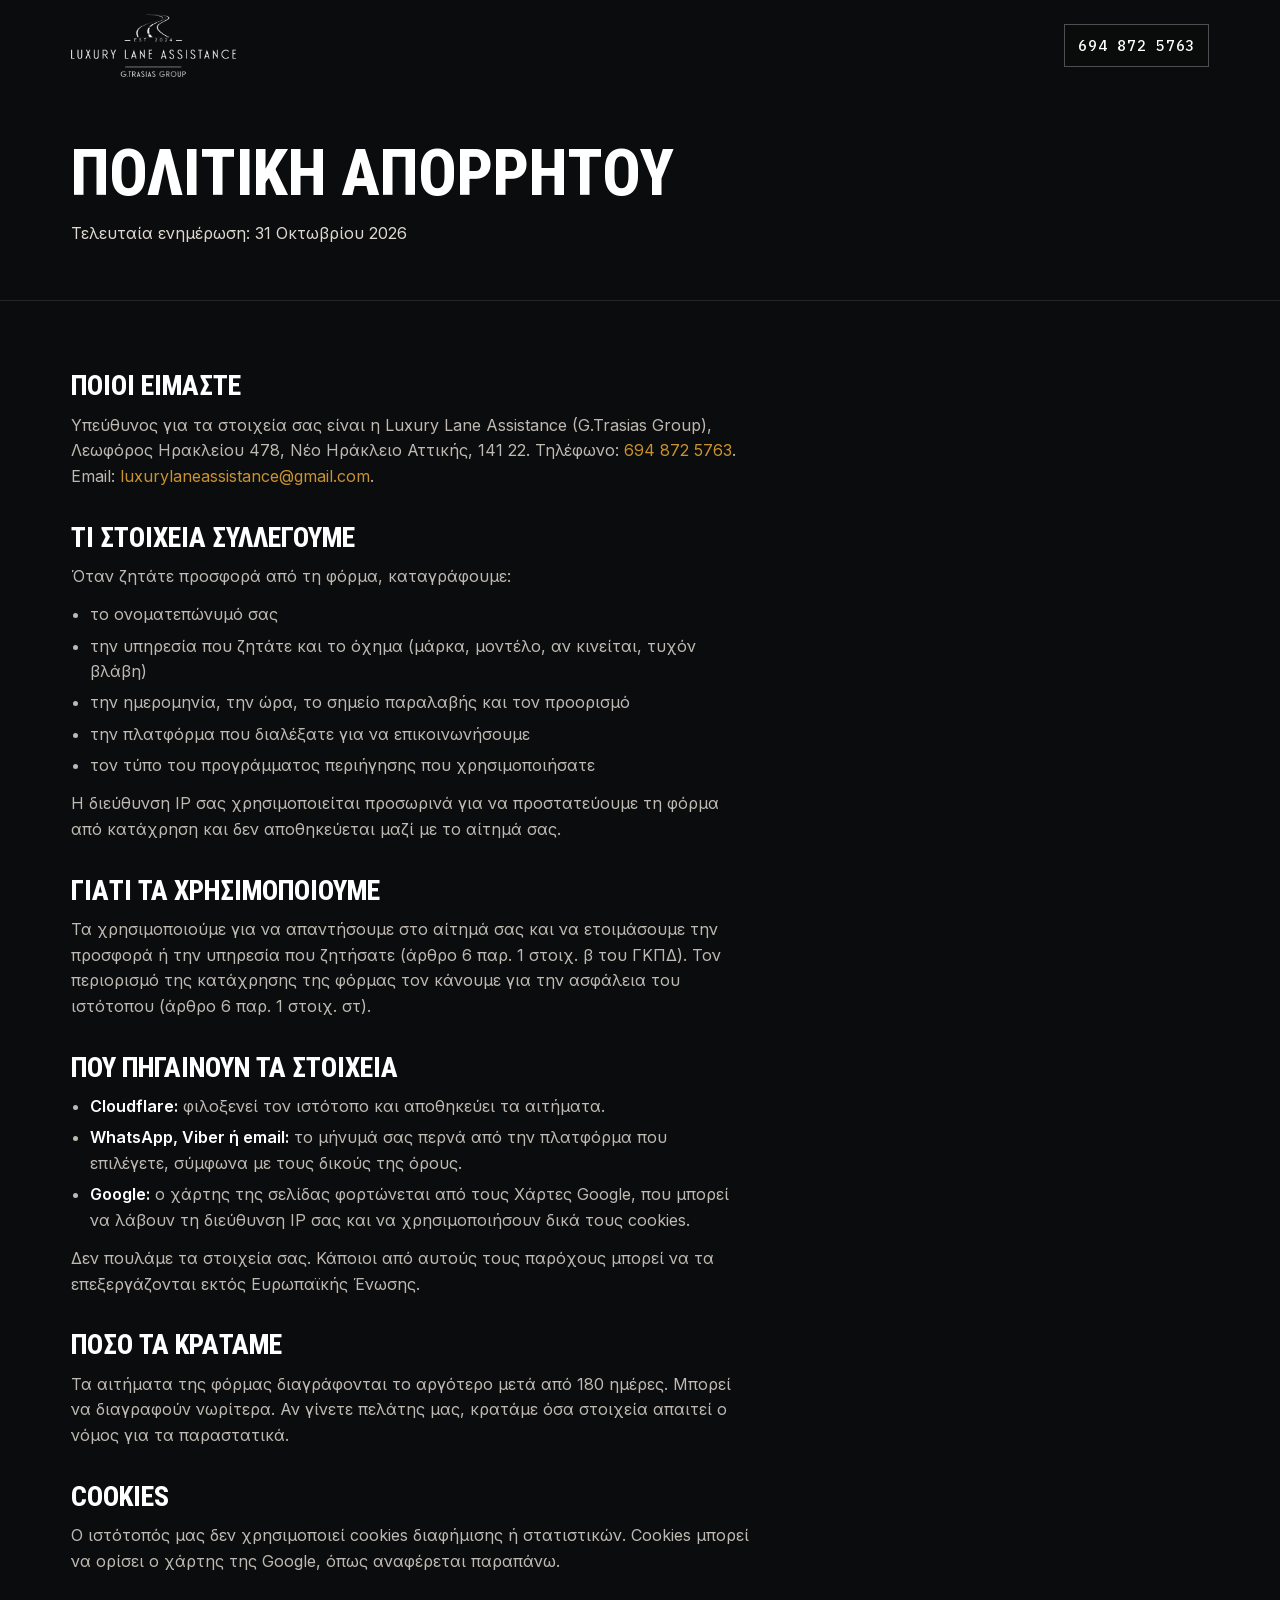
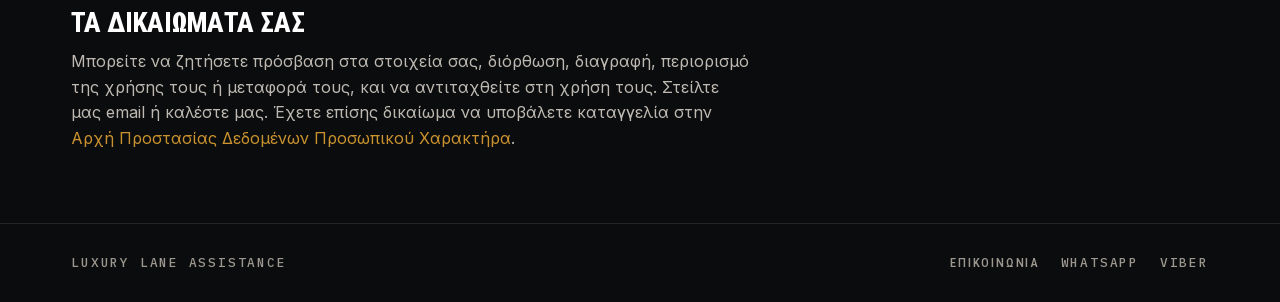
<file: aporrito/index.html>
<!doctype html>
<html lang="el">
<head>
<meta charset="UTF-8">
<meta name="viewport" content="width=device-width,initial-scale=1,viewport-fit=cover">
<title>Πολιτική απορρήτου | Luxury Lane Assistance</title>
<meta name="description" content="Πώς η Luxury Lane Assistance χρησιμοποιεί τα στοιχεία που συμπληρώνετε στη φόρμα προσφοράς και ποια δικαιώματα έχετε.">
<meta name="robots" content="noindex,follow">
<link rel="canonical" href="https://www.luxurylaneassistance.gr/aporrito/">
<link rel="icon" type="image/png" sizes="32x32" href="/assets/favicon-32.png">
<link rel="apple-touch-icon" sizes="180x180" href="/assets/favicon-180.png">
<link rel="stylesheet" href="/assets/area.css?v=2">
</head>
<body>

<div class="top">
  <div class="wrap">
    <a href="/" aria-label="Luxury Lane Assistance, αρχική σελίδα"><img src="/assets/logo-main.png?v=3" alt="Luxury Lane Assistance, G.Trasias Group" width="240" height="92"></a>
    <a class="tel" href="tel:+306948725763">694 872 5763</a>
  </div>
</div>

<main>
<header class="plain">
  <div class="wrap">
    <h1>Πολιτική απορρήτου</h1>
    <p>Τελευταία ενημέρωση: 31 Οκτωβρίου 2026</p>
  </div>
</header>

<section class="sec">
  <div class="wrap prose">
    <h2>Ποιοι είμαστε</h2>
    <p>Υπεύθυνος για τα στοιχεία σας είναι η Luxury Lane Assistance (G.Trasias Group), Λεωφόρος Ηρακλείου 478, Νέο Ηράκλειο Αττικής, 141 22. Τηλέφωνο: <a class="lnk" href="tel:+306948725763">694 872 5763</a>. Email: <a class="lnk" href="mailto:luxurylaneassistance@gmail.com">luxurylaneassistance@gmail.com</a>.</p>

    <h2>Τι στοιχεία συλλέγουμε</h2>
    <p>Όταν ζητάτε προσφορά από τη φόρμα, καταγράφουμε:</p>
    <ul>
      <li>το ονοματεπώνυμό σας</li>
      <li>την υπηρεσία που ζητάτε και το όχημα (μάρκα, μοντέλο, αν κινείται, τυχόν βλάβη)</li>
      <li>την ημερομηνία, την ώρα, το σημείο παραλαβής και τον προορισμό</li>
      <li>την πλατφόρμα που διαλέξατε για να επικοινωνήσουμε</li>
      <li>τον τύπο του προγράμματος περιήγησης που χρησιμοποιήσατε</li>
    </ul>
    <p>Η διεύθυνση IP σας χρησιμοποιείται προσωρινά για να προστατεύουμε τη φόρμα από κατάχρηση και δεν αποθηκεύεται μαζί με το αίτημά σας.</p>

    <h2>Γιατί τα χρησιμοποιούμε</h2>
    <p>Τα χρησιμοποιούμε για να απαντήσουμε στο αίτημά σας και να ετοιμάσουμε την προσφορά ή την υπηρεσία που ζητήσατε (άρθρο 6 παρ. 1 στοιχ. β του ΓΚΠΔ). Τον περιορισμό της κατάχρησης της φόρμας τον κάνουμε για την ασφάλεια του ιστότοπου (άρθρο 6 παρ. 1 στοιχ. στ).</p>

    <h2>Πού πηγαίνουν τα στοιχεία</h2>
    <ul>
      <li><strong>Cloudflare:</strong> φιλοξενεί τον ιστότοπο και αποθηκεύει τα αιτήματα.</li>
      <li><strong>WhatsApp, Viber ή email:</strong> το μήνυμά σας περνά από την πλατφόρμα που επιλέγετε, σύμφωνα με τους δικούς της όρους.</li>
      <li><strong>Google:</strong> ο χάρτης της σελίδας φορτώνεται από τους Χάρτες Google, που μπορεί να λάβουν τη διεύθυνση IP σας και να χρησιμοποιήσουν δικά τους cookies.</li>
    </ul>
    <p>Δεν πουλάμε τα στοιχεία σας. Κάποιοι από αυτούς τους παρόχους μπορεί να τα επεξεργάζονται εκτός Ευρωπαϊκής Ένωσης.</p>

    <h2>Πόσο τα κρατάμε</h2>
    <p>Τα αιτήματα της φόρμας διαγράφονται το αργότερο μετά από 180 ημέρες. Μπορεί να διαγραφούν νωρίτερα. Αν γίνετε πελάτης μας, κρατάμε όσα στοιχεία απαιτεί ο νόμος για τα παραστατικά.</p>

    <h2>Cookies</h2>
    <p>Ο ιστότοπός μας δεν χρησιμοποιεί cookies διαφήμισης ή στατιστικών. Cookies μπορεί να ορίσει ο χάρτης της Google, όπως αναφέρεται παραπάνω.</p>

    <h2>Τα δικαιώματά σας</h2>
    <p>Μπορείτε να ζητήσετε πρόσβαση στα στοιχεία σας, διόρθωση, διαγραφή, περιορισμό της χρήσης τους ή μεταφορά τους, και να αντιταχθείτε στη χρήση τους. Στείλτε μας email ή καλέστε μας. Έχετε επίσης δικαίωμα να υποβάλετε καταγγελία στην <a class="lnk" href="https://www.dpa.gr/" target="_blank" rel="noopener">Αρχή Προστασίας Δεδομένων Προσωπικού Χαρακτήρα</a>.</p>
  </div>
</section>
</main>

<footer>
  <div class="wrap data">
    <a href="/">Luxury Lane Assistance</a>
    <nav aria-label="Πληροφορίες">
      <a href="/epikoinonia/">Επικοινωνία</a>
      <a href="https://wa.me/306948725763" target="_blank" rel="noopener">WhatsApp</a>
      <a href="viber://chat?number=%2B306948725763">Viber</a>
    </nav>
  </div>
</footer>

<div class="callbar">
  <a class="btn hz" href="tel:+306948725763">Καλέστε 694 872 5763</a>
  <a class="btn out" href="https://wa.me/306948725763" target="_blank" rel="noopener">WhatsApp</a>
</div>

</body>
</html>
</file>
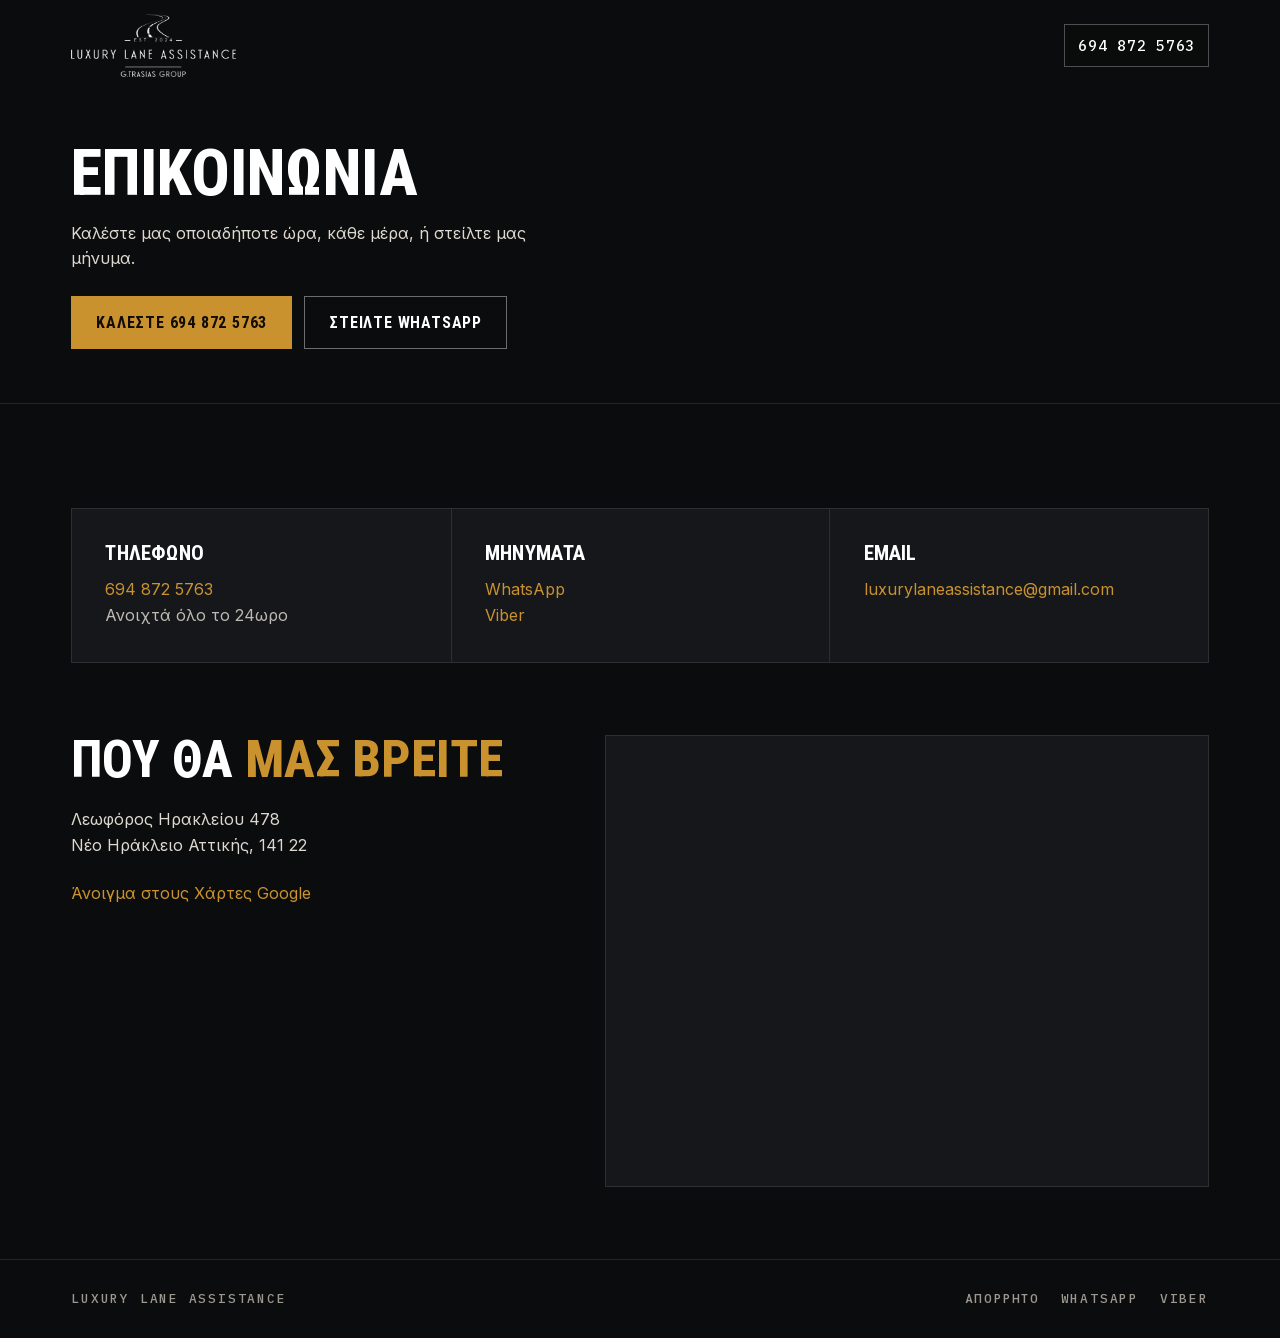
<file: epikoinonia/index.html>
<!doctype html>
<html lang="el">
<head>
<meta charset="UTF-8">
<meta name="viewport" content="width=device-width,initial-scale=1,viewport-fit=cover">
<title>Επικοινωνία | Luxury Lane Assistance</title>
<meta name="description" content="Επικοινωνήστε με τη Luxury Lane Assistance στο 694 872 5763, όλο το 24ωρο. Λεωφόρος Ηρακλείου 478, Νέο Ηράκλειο Αττικής.">
<meta name="robots" content="index,follow">
<link rel="canonical" href="https://www.luxurylaneassistance.gr/epikoinonia/">
<link rel="icon" type="image/png" sizes="32x32" href="/assets/favicon-32.png">
<link rel="apple-touch-icon" sizes="180x180" href="/assets/favicon-180.png">
<link rel="stylesheet" href="/assets/area.css?v=2">
<script type="application/ld+json">{"@context":"https://schema.org","@type":"ContactPage","name":"Επικοινωνία","url":"https://www.luxurylaneassistance.gr/epikoinonia/","mainEntity":{"@id":"https://www.luxurylaneassistance.gr/#business"}}</script>
</head>
<body>

<div class="top">
  <div class="wrap">
    <a href="/" aria-label="Luxury Lane Assistance, αρχική σελίδα"><img src="/assets/logo-main.png?v=3" alt="Luxury Lane Assistance, G.Trasias Group" width="240" height="92"></a>
    <a class="tel" href="tel:+306948725763">694 872 5763</a>
  </div>
</div>

<main>
<header class="plain">
  <div class="wrap">
    <h1>Επικοινωνία</h1>
    <p>Καλέστε μας οποιαδήποτε ώρα, κάθε μέρα, ή στείλτε μας μήνυμα.</p>
    <div class="acts">
      <a class="btn hz" href="tel:+306948725763">Καλέστε 694 872 5763</a>
      <a class="btn out" href="https://wa.me/306948725763" target="_blank" rel="noopener">Στείλτε WhatsApp</a>
    </div>
  </div>
</header>

<section class="sec">
  <div class="wrap">
    <div class="cards">
      <article>
        <h2 class="h3">Τηλέφωνο</h2>
        <p><a class="lnk" href="tel:+306948725763">694 872 5763</a><br>Ανοιχτά όλο το 24ωρο</p>
      </article>
      <article>
        <h2 class="h3">Μηνύματα</h2>
        <p><a class="lnk" href="https://wa.me/306948725763" target="_blank" rel="noopener">WhatsApp</a><br><a class="lnk" href="viber://chat?number=%2B306948725763">Viber</a></p>
      </article>
      <article>
        <h2 class="h3">Email</h2>
        <p><a class="lnk" href="mailto:luxurylaneassistance@gmail.com">luxurylaneassistance@gmail.com</a></p>
      </article>
    </div>
  </div>
</section>

<section class="sec">
  <div class="wrap where">
    <div>
      <h2>Πού θα <em>μας βρείτε</em></h2>
      <p class="addr">Λεωφόρος Ηρακλείου 478<br>Νέο Ηράκλειο Αττικής, 141 22</p>
      <p class="addr"><a class="lnk" href="https://www.google.com/maps/place/Luxury+Lane+Assistance/@38.058581,23.7722537,17z/data=!4m6!3m5!1s0x14a1993be17ee0e5:0xc1b0c43a5327482a!8m2!3d38.058581!4d23.7722537!16s%2Fg%2F11xctllrvd" target="_blank" rel="noopener">Άνοιγμα στους Χάρτες Google</a></p>
    </div>
    <div class="map"><iframe src="https://www.google.com/maps?q=%CE%9B%CE%B5%CF%89%CF%86.+%CE%97%CF%81%CE%B1%CE%BA%CE%BB%CE%B5%CE%AF%CE%BF%CF%85+478,+%CE%9D%CE%AD%CE%BF+%CE%97%CF%81%CE%AC%CE%BA%CE%BB%CE%B5%CE%B9%CE%BF+141+22&z=15&hl=el&output=embed" title="Χάρτης: Λεωφόρος Ηρακλείου 478, Νέο Ηράκλειο" loading="lazy" referrerpolicy="no-referrer-when-downgrade"></iframe></div>
  </div>
</section>
</main>

<footer>
  <div class="wrap data">
    <a href="/">Luxury Lane Assistance</a>
    <nav aria-label="Πληροφορίες">
      <a href="/aporrito/">Απόρρητο</a>
      <a href="https://wa.me/306948725763" target="_blank" rel="noopener">WhatsApp</a>
      <a href="viber://chat?number=%2B306948725763">Viber</a>
    </nav>
  </div>
</footer>

<div class="callbar">
  <a class="btn hz" href="tel:+306948725763">Καλέστε 694 872 5763</a>
  <a class="btn out" href="https://wa.me/306948725763" target="_blank" rel="noopener">WhatsApp</a>
</div>

</body>
</html>
</file>
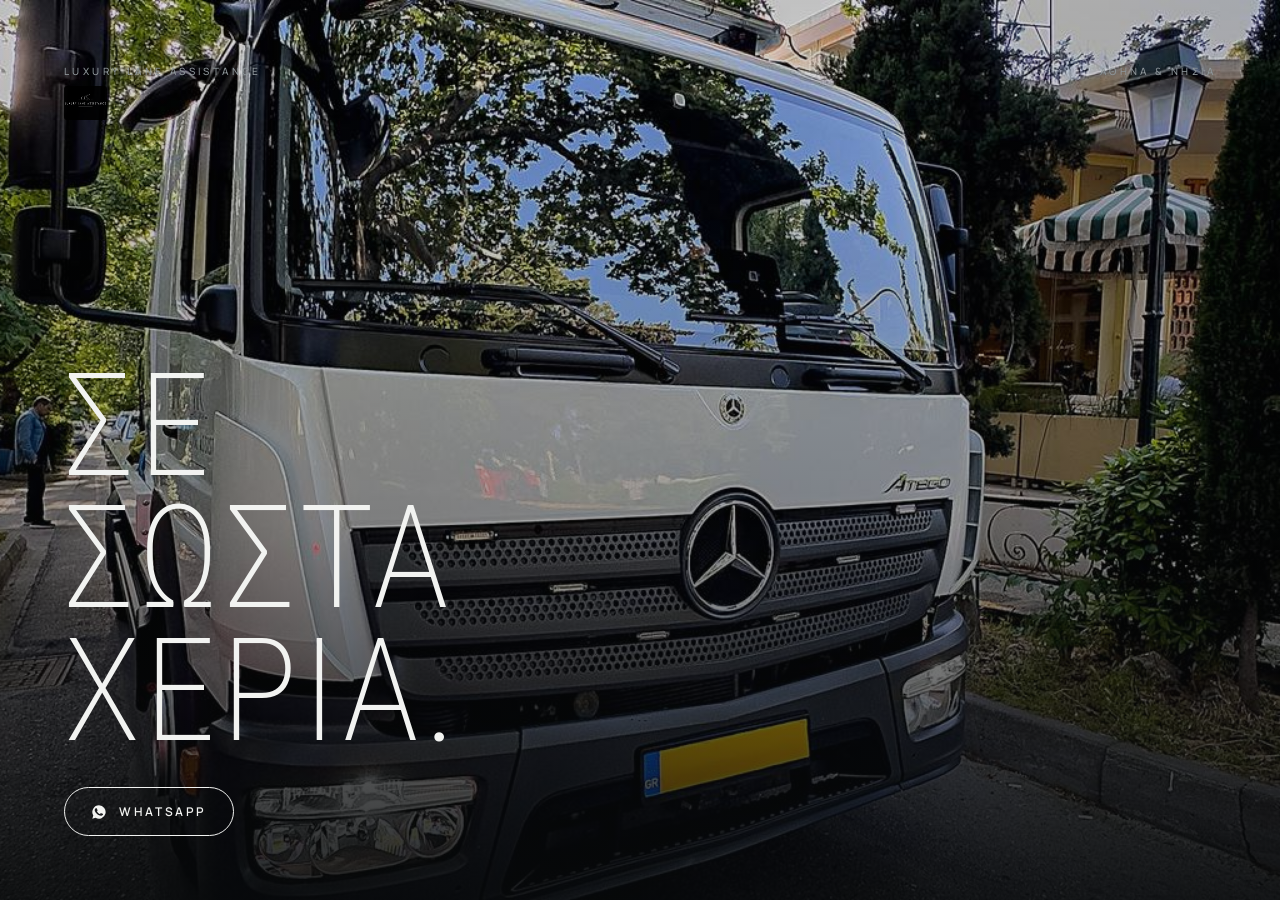
<file: dirA.html>
<!doctype html>
<html lang="el">
<head>
<meta charset="utf-8">
<meta name="viewport" content="width=device-width, initial-scale=1, viewport-fit=cover">
<title>Luxury Lane Assistance — Μεταφορά premium αυτοκινήτων</title>
<meta name="description" content="Μεταφορά και οδική βοήθεια για premium αυτοκίνητα. Αθήνα και νησιά. 24/7.">
<link rel="icon" href="assets/logo.jpg">
<link rel="preconnect" href="https://fonts.googleapis.com">
<link rel="preconnect" href="https://fonts.gstatic.com" crossorigin>
<link href="https://fonts.googleapis.com/css2?family=Roboto+Condensed:wght@200;300;400&family=Manrope:wght@400;500;600&display=swap" rel="stylesheet">
<style>
  :root{
    --ink:#07090A;          /* panel black */
    --paper:#F2F3F1;        /* pale linen white */
    --steel:#8E969A;        /* utility grey */
    --signal:#79B8C6;       /* cold teal — live GPS only */
    --line:rgba(242,243,241,.18);
    --pad:clamp(20px,5vw,64px);
    --display:"Roboto Condensed",system-ui,sans-serif;
    --body:"Manrope",system-ui,sans-serif;
  }
  *{box-sizing:border-box;margin:0;padding:0}
  html{-webkit-text-size-adjust:100%}
  body{
    background:var(--ink);color:var(--paper);font-family:var(--body);
    overflow-x:hidden;
  }
  img,video{display:block;max-width:100%}

  /* ---------- scroll-snap sequence ---------- */
  .reel{
    height:100dvh;overflow-y:scroll;overflow-x:hidden;
    scroll-snap-type:y mandatory;scroll-behavior:smooth;
  }
  .panel{
    position:relative;height:100dvh;scroll-snap-align:start;scroll-snap-stop:always;
    display:flex;flex-direction:column;justify-content:flex-end;
    padding:var(--pad);overflow:hidden;isolation:isolate;
  }
  .panel > .bg{position:absolute;inset:0;z-index:-2;width:100%;height:100%;object-fit:cover}
  .panel::before{
    content:"";position:absolute;inset:0;z-index:-1;
    background:linear-gradient(to top,rgba(7,9,10,.88) 0%,rgba(7,9,10,.35) 42%,rgba(7,9,10,.12) 100%);
  }

  /* ---------- type ---------- */
  .slug{
    position:absolute;top:var(--pad);left:var(--pad);right:var(--pad);
    display:flex;justify-content:space-between;gap:16px;
    font-size:10px;letter-spacing:.34em;text-transform:uppercase;
    color:var(--steel);font-weight:500;
  }
  h1,h2{
    font-family:var(--display);font-weight:200;text-transform:uppercase;
    line-height:.92;letter-spacing:.03em;
    font-size:clamp(2.6rem,11vw,7.5rem);
  }
  h1{font-size:clamp(3rem,13vw,9rem)}
  .caption{
    font-family:var(--display);font-weight:300;text-transform:uppercase;
    letter-spacing:.26em;font-size:clamp(.85rem,2.6vw,1.15rem);
  }
  .rule{height:1px;background:var(--line);margin:26px 0 22px;transform-origin:left;}

  /* ---------- cta ---------- */
  .wa{
    display:inline-flex;align-items:center;gap:12px;
    padding:15px 26px;border:1px solid var(--paper);border-radius:999px;
    color:var(--paper);text-decoration:none;background:transparent;
    font-size:12px;letter-spacing:.22em;text-transform:uppercase;font-weight:600;
    transition:background .35s ease,color .35s ease;
  }
  .wa svg{width:16px;height:16px;fill:currentColor;flex:none}
  .wa:hover,.wa:focus-visible{background:var(--paper);color:var(--ink)}
  a:focus-visible,.wa:focus-visible{outline:2px solid var(--signal);outline-offset:4px}

  .mark{position:absolute;top:calc(var(--pad) + 22px);left:var(--pad);height:34px;width:auto;
    border-radius:3px;filter:grayscale(1) contrast(1.1) brightness(1.15);opacity:.9}

  /* ---------- hero ---------- */
  .hero .stack{max-width:min(100%,20ch)}
  .hero .wa{margin-top:30px}

  /* ---------- tracking panel ---------- */
  .track{justify-content:center;align-items:center;text-align:center;background:#050708}
  .track .film{
    position:relative;width:min(880px,100%);margin-bottom:clamp(18px,4vh,44px);
  }
  .track video,.track .poster{width:100%;height:auto}
  .dot{
    position:absolute;top:38%;left:50%;width:11px;height:11px;border-radius:50%;
    background:var(--signal);box-shadow:0 0 0 0 rgba(121,184,198,.5);
    animation:ping 2.6s ease-out infinite;
  }
  @keyframes ping{
    0%{box-shadow:0 0 0 0 rgba(121,184,198,.45)}
    70%{box-shadow:0 0 0 34px rgba(121,184,198,0)}
    100%{box-shadow:0 0 0 0 rgba(121,184,198,0)}
  }
  .track .live{color:var(--signal);letter-spacing:.34em;font-size:10px;
    text-transform:uppercase;font-weight:600;margin-bottom:14px}
  .track h2{font-size:clamp(2.2rem,8vw,5rem)}

  /* ---------- services split ---------- */
  .split{padding:0;display:grid;grid-template-rows:repeat(3,1fr);gap:1px;background:var(--line);justify-content:stretch}
  .cell{position:relative;overflow:hidden;display:flex;align-items:flex-end;padding:var(--pad)}
  .cell img{position:absolute;inset:0;width:100%;height:100%;object-fit:cover;z-index:-2}
  .cell::before{content:"";position:absolute;inset:0;z-index:-1;background:rgba(7,9,10,.5)}
  .cell .caption{font-size:clamp(.9rem,3.4vw,1.4rem)}
  .split .slug{z-index:2}

  /* ---------- closing ---------- */
  .close{justify-content:center;align-items:flex-start;background:#050708}
  .close h2{font-size:clamp(2.2rem,8vw,4.6rem);max-width:14ch}
  .foot{position:absolute;left:var(--pad);right:var(--pad);bottom:var(--pad);font-size:10px;letter-spacing:.22em;text-transform:uppercase;
    color:var(--steel);display:flex;flex-wrap:wrap;gap:6px 22px}

  /* ---------- restrained reveal ---------- */
  .rv{opacity:0;transform:translateY(14px);transition:opacity 1s cubic-bezier(.2,.7,.2,1),transform 1s cubic-bezier(.2,.7,.2,1)}
  .rv.in{opacity:1;transform:none}
  .rv:nth-child(2){transition-delay:.1s}
  .rv:nth-child(3){transition-delay:.18s}

  @media (min-width:820px){
    .split{grid-template-rows:none;grid-template-columns:repeat(3,1fr)}
    .close{align-items:flex-start}
  }
  @media (prefers-reduced-motion:reduce){
    .reel{scroll-behavior:auto}
    .rv{opacity:1;transform:none;transition:none}
    .dot{animation:none}
    *{transition-duration:.01ms!important}
  }
</style>
</head>
<body>
<main class="reel" id="reel">

  <!-- 01 HERO -->
  <section class="panel hero">
    <img class="bg" src="assets/hero-truck.jpg" alt="Πλατφόρμα μεταφοράς Luxury Lane Assistance">
    <div class="slug"><span>Luxury Lane Assistance</span><span>Αθήνα &amp; Νησιά</span></div>
    <img class="mark" src="assets/logo.jpg" alt="LLA">
    <div class="stack">
      <h1 class="rv">Σε σωστά<br>χέρια.</h1>
      <a class="wa rv" href="https://wa.me/306948725763" target="_blank" rel="noopener">
        <svg viewBox="0 0 24 24" aria-hidden="true"><path d="M12 2a10 10 0 0 0-8.6 15.1L2 22l5-1.3A10 10 0 1 0 12 2Zm5.8 14.2c-.2.7-1.4 1.3-2 1.4-.5.1-1.2.1-1.9-.1-.4-.1-1-.3-1.8-.6-3.1-1.3-5.1-4.4-5.3-4.6-.1-.2-1.2-1.6-1.2-3.1s.8-2.2 1.1-2.5c.3-.3.6-.4.8-.4h.6c.2 0 .5-.1.7.5l1 2.4c.1.2.1.4 0 .6l-.4.6-.3.3c-.1.1-.3.3-.1.6.2.3.8 1.3 1.7 2.1 1.2 1 2.2 1.4 2.5 1.5.3.1.4.1.6-.1l.9-1c.2-.2.4-.2.6-.1l2.2 1.1c.2.1.4.2.5.3.1.1.1.5-.1 1.1Z"/></svg>
        WhatsApp
      </a>
    </div>
  </section>

  <!-- 02 TRACKING — the differentiator -->
  <section class="panel track">
    <div class="slug"><span>02 — Live</span><span>GPS</span></div>
    <div class="film">
      <video id="lift" src="assets/lift.mp4" poster="assets/lift-poster.jpg" muted loop playsinline autoplay preload="metadata" aria-label="Ferrari φορτώνεται στην πλατφόρμα"></video>
      <span class="dot" aria-hidden="true"></span>
    </div>
    <p class="live rv">Live</p>
    <h2 class="rv">Ξέρεις πού είναι.</h2>
  </section>

  <!-- 03 TRUSTED WITH -->
  <section class="panel">
    <img class="bg" src="assets/car-bmw.jpg" alt="BMW 5-Series σε πλατφόρμα LLA">
    <div class="slug"><span>03 — Εμπιστοσύνη</span><span>BMW 5-Series</span></div>
    <h2 class="rv">Μας<br>εμπιστεύονται.</h2>
  </section>

  <section class="panel">
    <img class="bg" src="assets/car-porsche.jpg" alt="Porsche Boxster σε πλατφόρμα LLA">
    <div class="slug"><span>03 — Εμπιστοσύνη</span><span>02 / 04</span></div>
    <p class="caption rv">Porsche Boxster</p>
  </section>

  <section class="panel">
    <img class="bg" src="assets/car-evo.jpg" alt="Mitsubishi Evo">
    <div class="slug"><span>03 — Εμπιστοσύνη</span><span>03 / 04</span></div>
    <p class="caption rv">Mitsubishi Evo</p>
  </section>

  <section class="panel">
    <img class="bg" src="assets/car-supra.jpg" alt="Supra MK4">
    <div class="slug"><span>03 — Εμπιστοσύνη</span><span>04 / 04</span></div>
    <p class="caption rv">Supra MK4</p>
  </section>

  <!-- 04 SERVICES -->
  <section class="panel split">
    <div class="slug"><span>04 — Υπηρεσίες</span><span>24/7</span></div>
    <div class="cell">
      <img src="assets/loading-car.jpg" alt="Φόρτωση αυτοκινήτου">
      <p class="caption rv">Μεταφορά</p>
    </div>
    <div class="cell">
      <img src="assets/hero-truck.jpg" alt="Πλατφόρμα σε δρόμο">
      <p class="caption rv">Οδική βοήθεια</p>
    </div>
    <div class="cell">
      <img src="assets/truck-seaside.jpg" alt="Μεταφορά προς νησί">
      <p class="caption rv">Νησιά</p>
    </div>
  </section>

  <!-- 05 CONCIERGE -->
  <section class="panel close">
    <div class="slug"><span>05 — Concierge</span><span>Πέτρος</span></div>
    <img class="mark" src="assets/logo.jpg" alt="LLA">
    <h2 class="rv">Πες μας τι<br>χρειάζεσαι.</h2>
    <div class="rule"></div>
    <a class="wa rv" href="https://wa.me/306948725763" target="_blank" rel="noopener">
      <svg viewBox="0 0 24 24" aria-hidden="true"><path d="M12 2a10 10 0 0 0-8.6 15.1L2 22l5-1.3A10 10 0 1 0 12 2Zm5.8 14.2c-.2.7-1.4 1.3-2 1.4-.5.1-1.2.1-1.9-.1-.4-.1-1-.3-1.8-.6-3.1-1.3-5.1-4.4-5.3-4.6-.1-.2-1.2-1.6-1.2-3.1s.8-2.2 1.1-2.5c.3-.3.6-.4.8-.4h.6c.2 0 .5-.1.7.5l1 2.4c.1.2.1.4 0 .6l-.4.6-.3.3c-.1.1-.3.3-.1.6.2.3.8 1.3 1.7 2.1 1.2 1 2.2 1.4 2.5 1.5.3.1.4.1.6-.1l.9-1c.2-.2.4-.2.6-.1l2.2 1.1c.2.1.4.2.5.3.1.1.1.5-.1 1.1Z"/></svg>
        WhatsApp
    </a>
    <div class="foot">
      <span>Αθήνα &amp; Νησιά</span><span>24/7</span><span>Στο χώρο του αυτοκινήτου από το 2012</span>
    </div>
  </section>

</main>

<script>
  const reduce = matchMedia('(prefers-reduced-motion: reduce)').matches;
  const io = new IntersectionObserver((es)=>{
    es.forEach(e=>{ if(e.isIntersecting) e.target.classList.add('in'); });
  },{threshold:.35});
  document.querySelectorAll('.rv').forEach(el=>reduce ? el.classList.add('in') : io.observe(el));

  // the single motion moment: play only while its panel is on screen
  const v = document.getElementById('lift');
  if (v){
    if (reduce){ v.removeAttribute('autoplay'); v.pause(); }
    else {
      new IntersectionObserver((es)=>{
        es.forEach(e=> e.isIntersecting ? v.play().catch(()=>{}) : v.pause());
      },{threshold:.4}).observe(v);
    }
  }
</script>
</body>
</html>
</file>
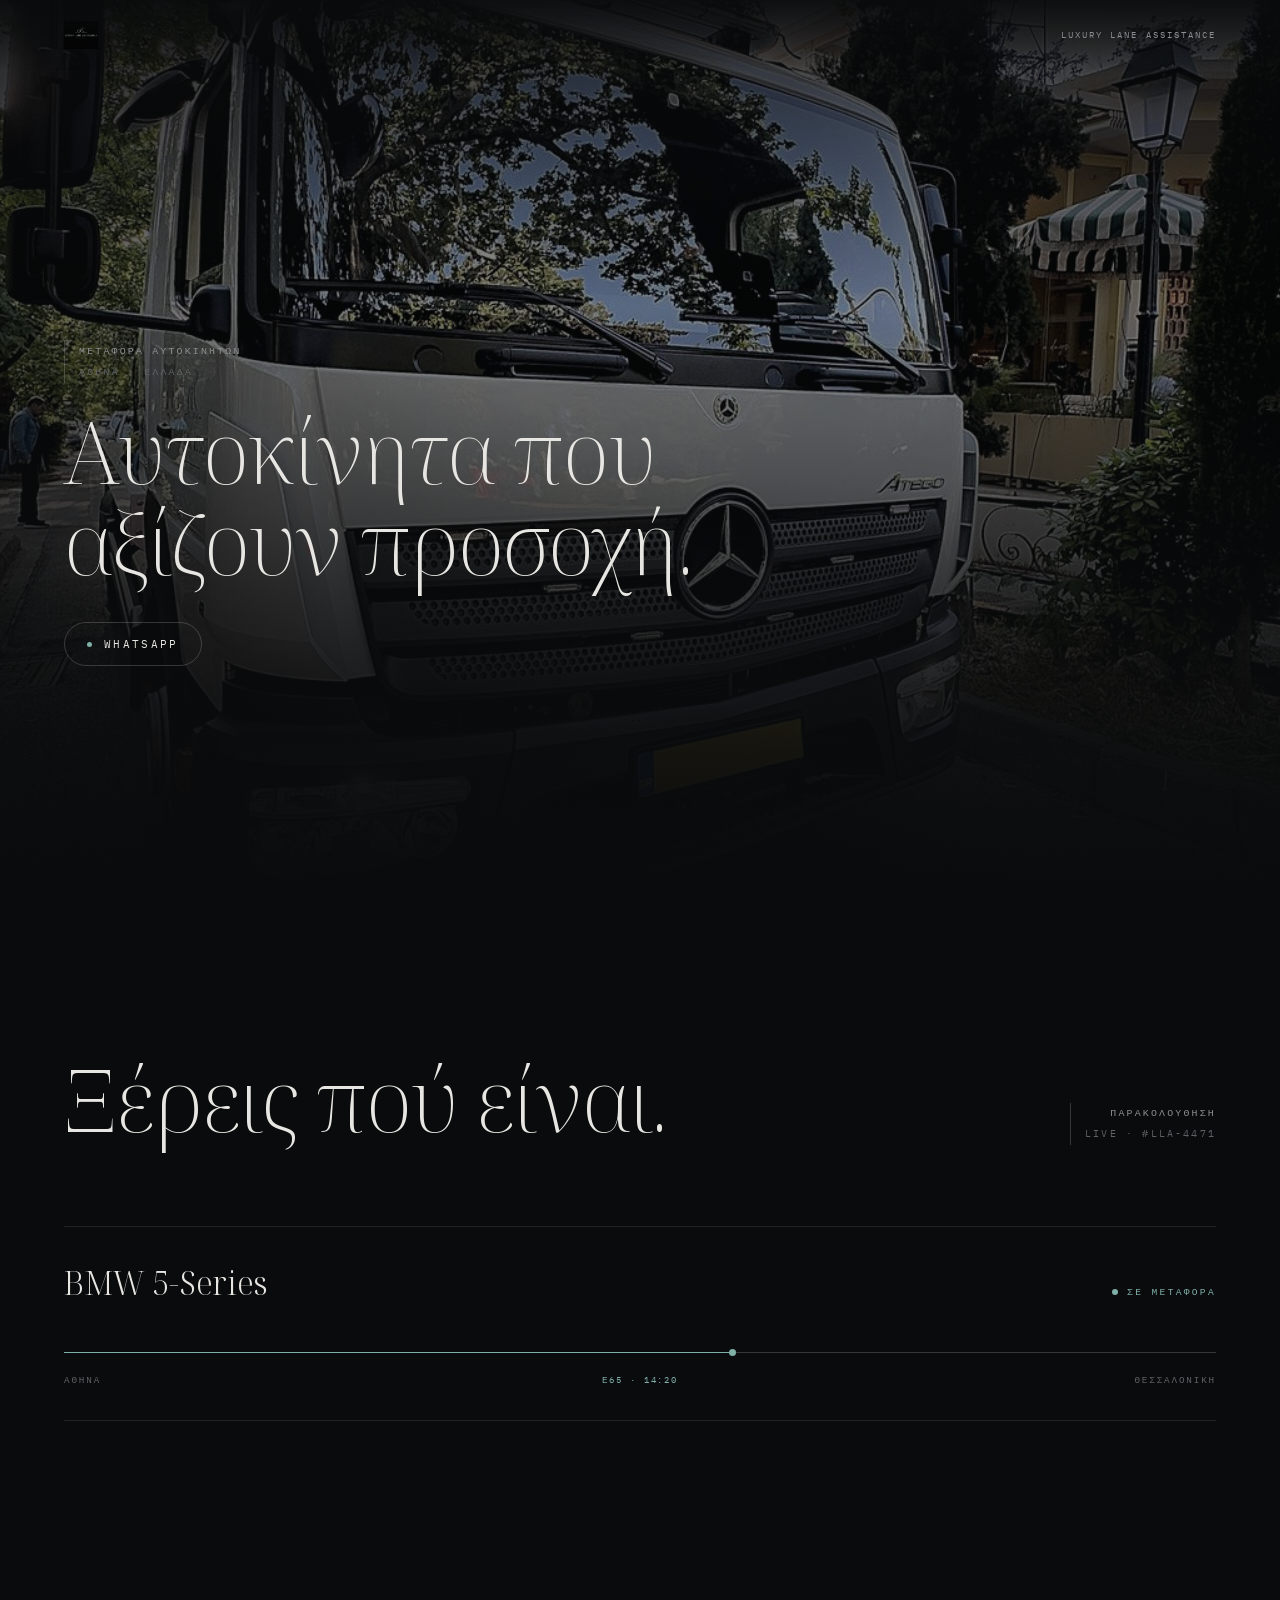
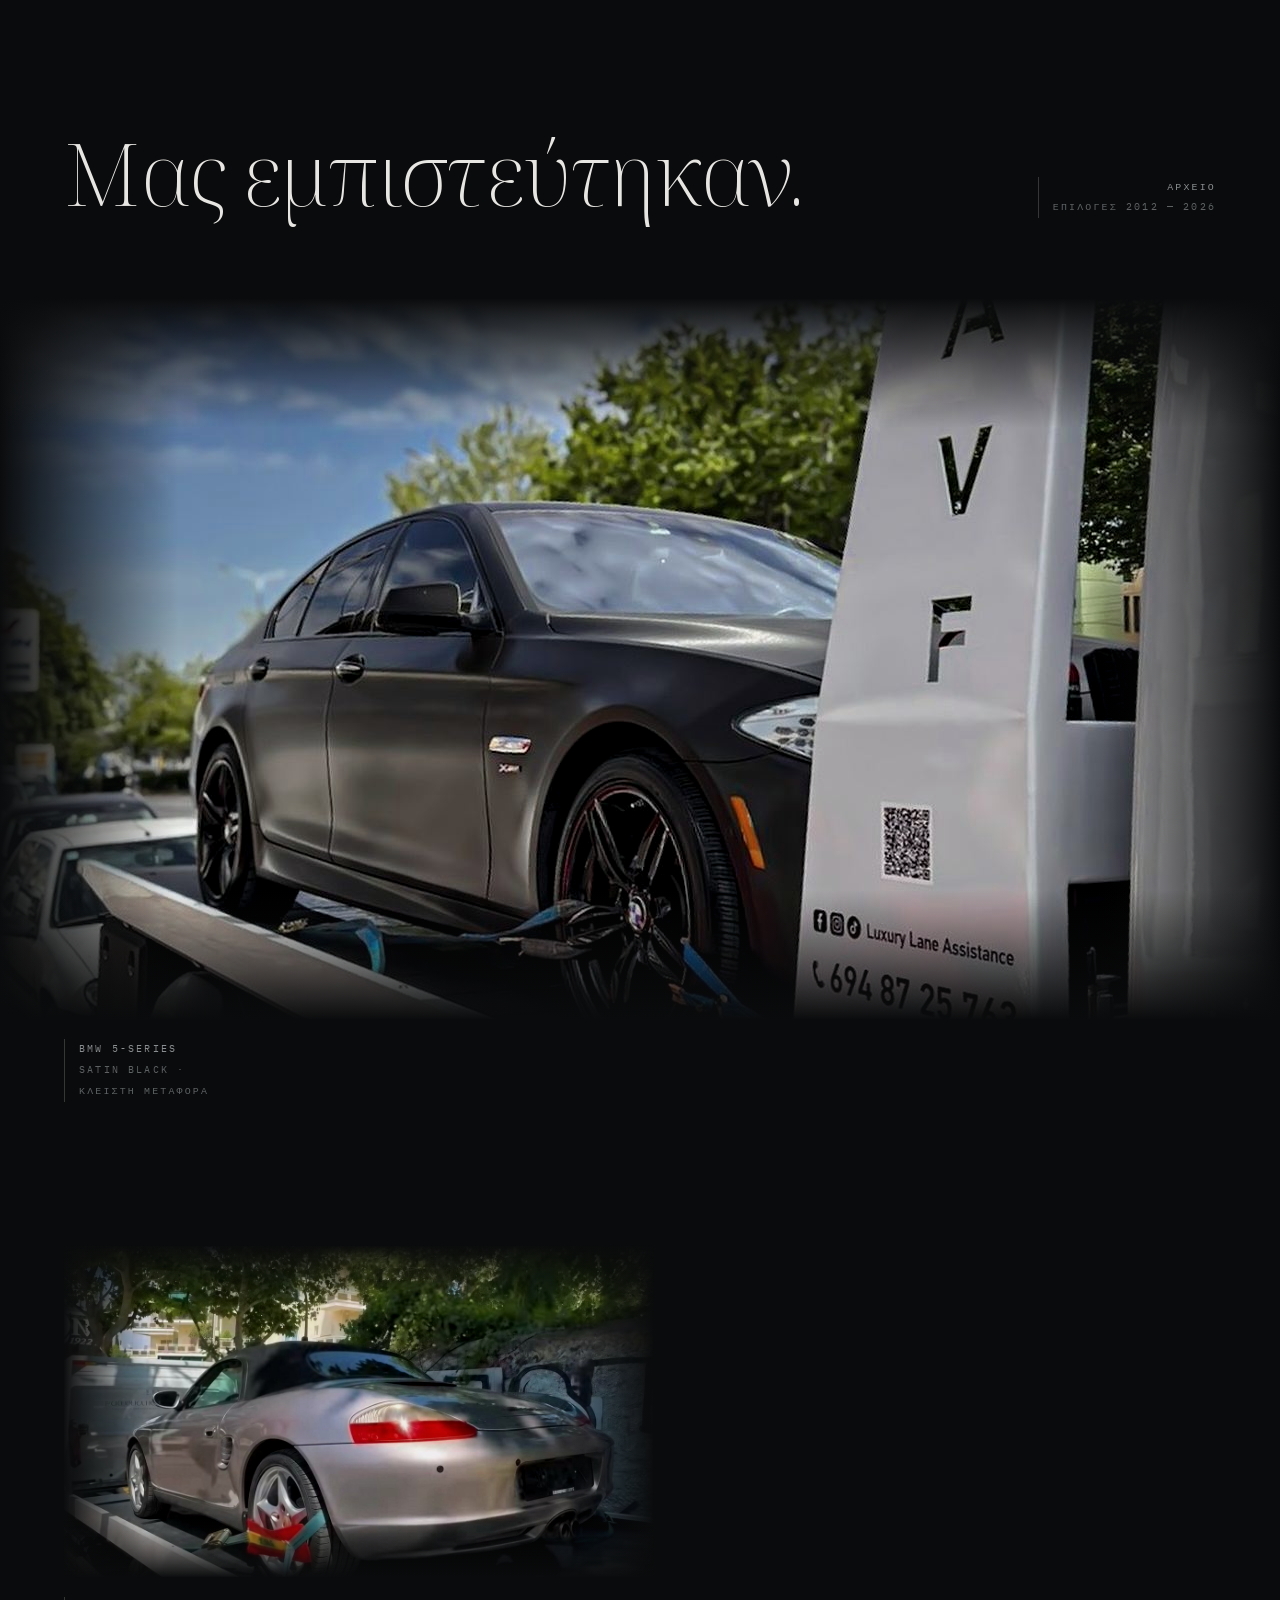
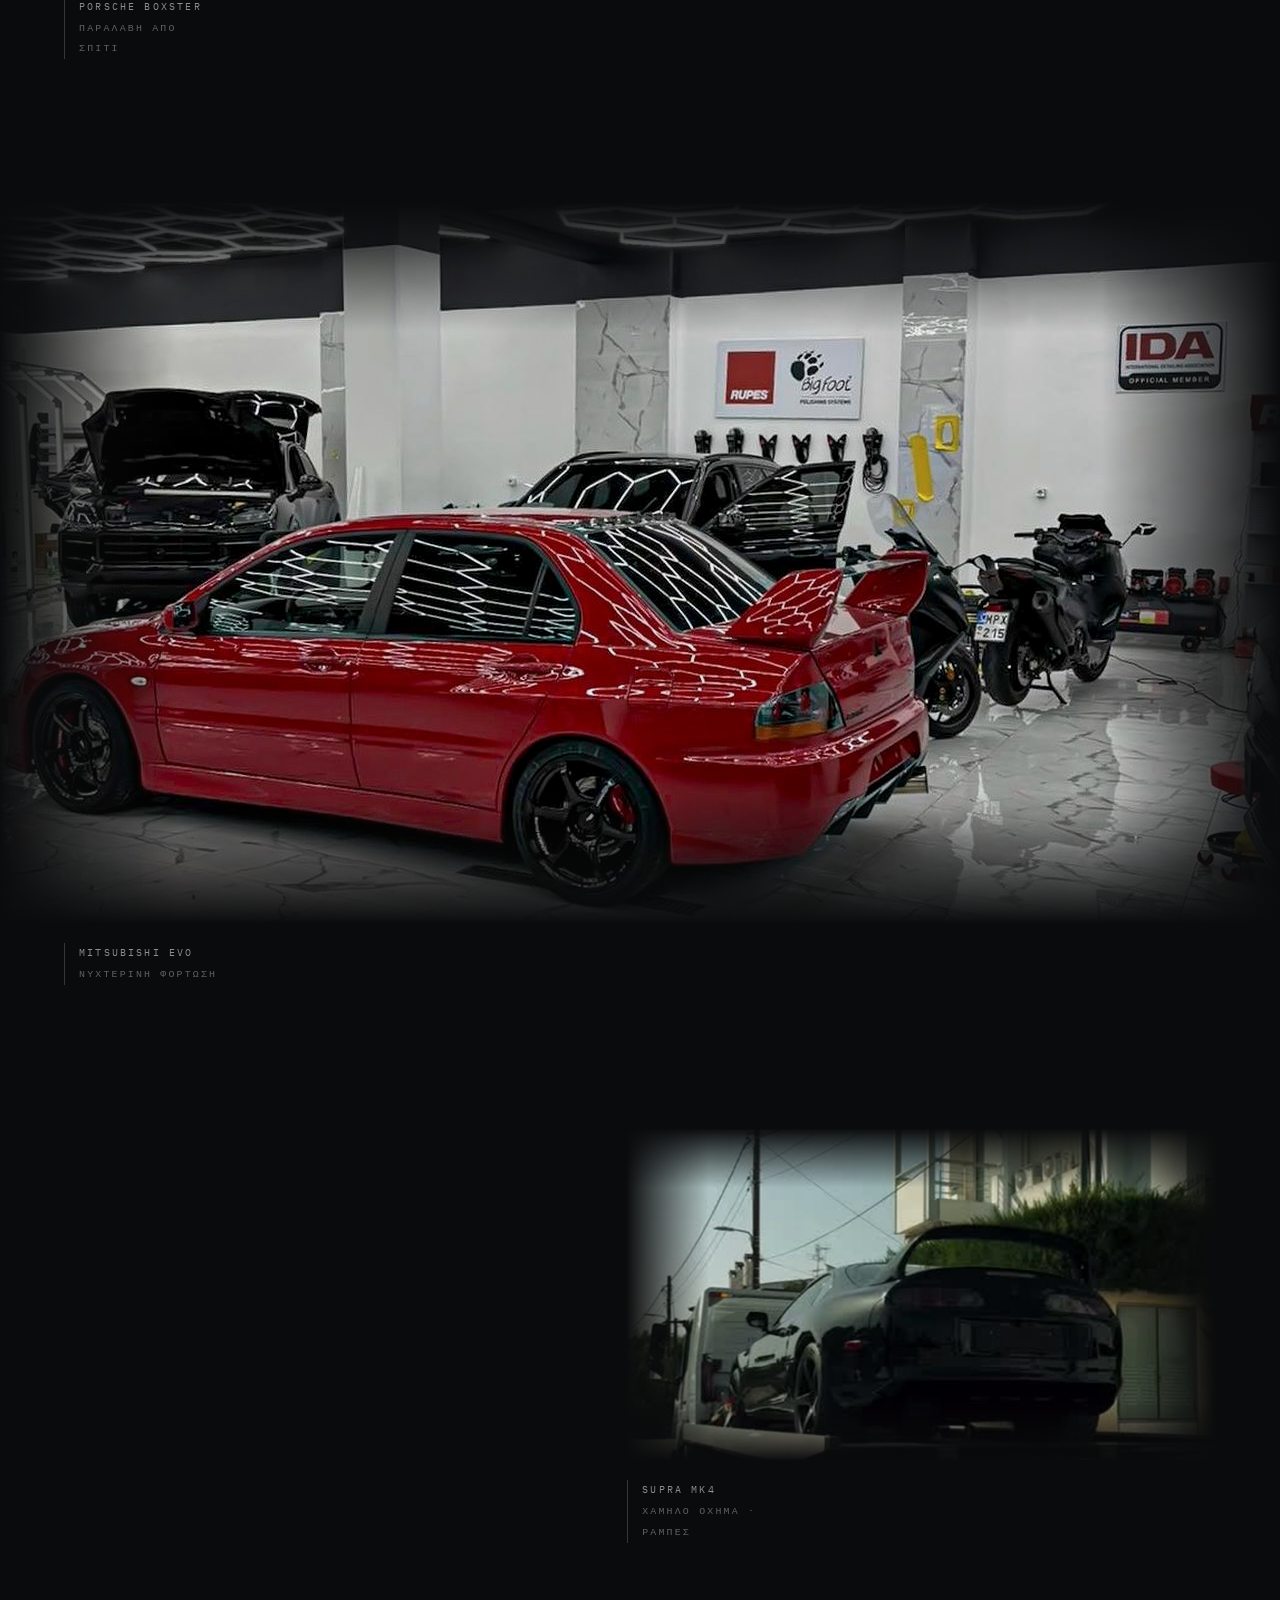
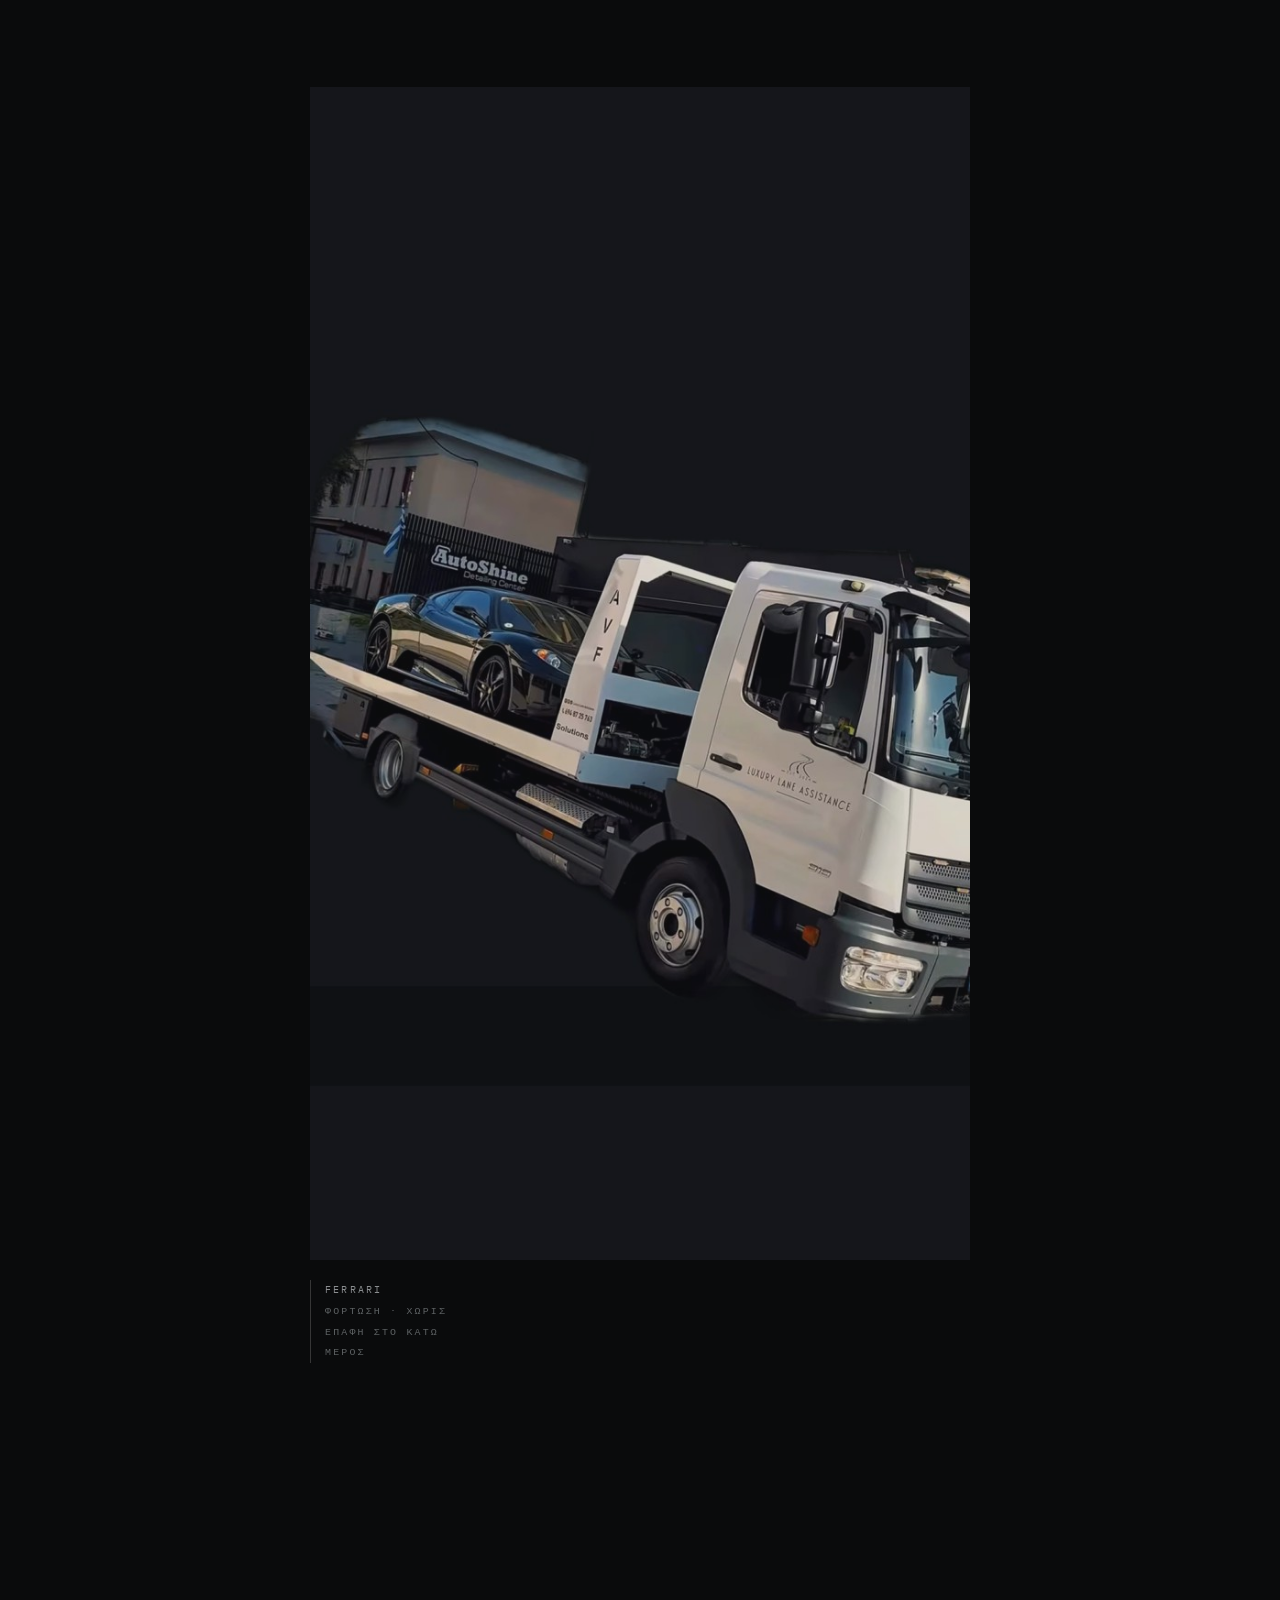
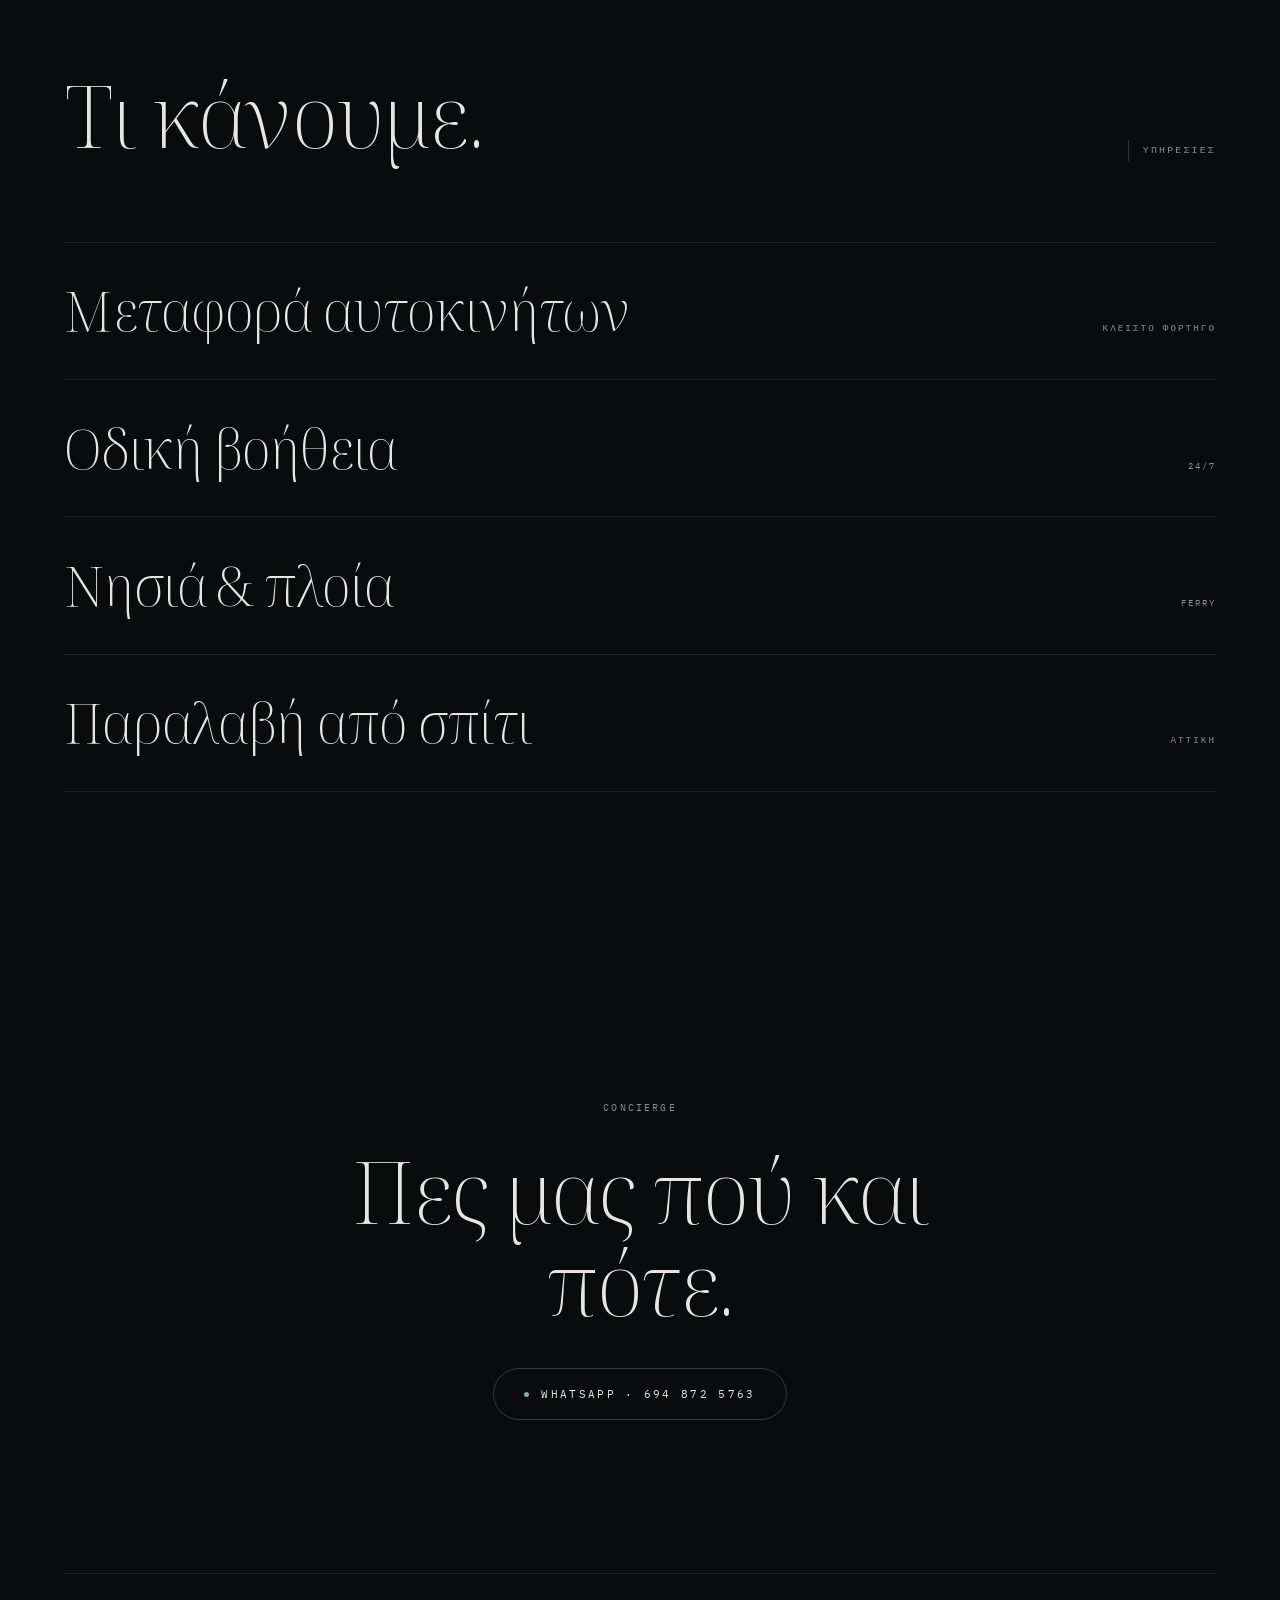
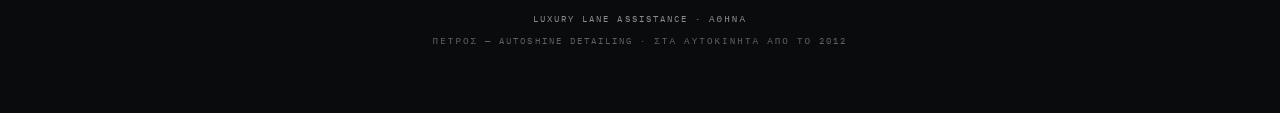
<file: dirB.html>
<!doctype html>
<html lang="el">
<head>
<meta charset="utf-8">
<meta name="viewport" content="width=device-width,initial-scale=1">
<title>Luxury Lane Assistance — Μεταφορά αυτοκινήτων</title>
<meta name="description" content="Μεταφορά αυτοκινήτων, οδική βοήθεια και νησιά. Αθήνα, Ελλάδα.">
<link rel="preconnect" href="https://fonts.googleapis.com">
<link rel="preconnect" href="https://fonts.gstatic.com" crossorigin>
<link href="https://fonts.googleapis.com/css2?family=IBM+Plex+Mono:wght@400;500&family=Noto+Serif+Display:wght@200;300;400&display=swap" rel="stylesheet">
<style>
:root{
  --ink:#0A0B0C;
  --room:#101214;
  --hair:rgba(232,230,226,.10);
  --hair-2:rgba(232,230,226,.20);
  --marble:#E8E6E2;
  --dust:#8B8E90;
  --dim:#5E6264;
  --signal:#7FB0A8;
  --serif:"Noto Serif Display",Georgia,serif;
  --mono:"IBM Plex Mono",ui-monospace,monospace;
  --gut:clamp(20px,5vw,64px);
}
*{box-sizing:border-box;margin:0;padding:0}
html{-webkit-text-size-adjust:100%}
body{
  background:var(--ink);color:var(--marble);
  font-family:var(--mono);font-weight:400;
  overflow-x:hidden;
  -webkit-font-smoothing:antialiased;
}
img,video{display:block;max-width:100%}
a{color:inherit;text-decoration:none}
:focus-visible{outline:1px solid var(--marble);outline-offset:5px}

/* ── wall label: the one repeating device ───────────────── */
.lab{
  font-family:var(--mono);font-size:.62rem;font-weight:400;
  letter-spacing:.22em;text-transform:uppercase;color:var(--dust);
  line-height:2.1;
}
.lab .q{display:block;color:var(--dim)}
.lab--rule{border-left:1px solid var(--hair-2);padding-left:14px}

h1,h2,.big{
  font-family:var(--serif);font-weight:200;
  letter-spacing:-.02em;line-height:1.06;
  font-size:clamp(2.3rem,7.4vw,5.4rem);
}

/* ── chrome ─────────────────────────────────────────────── */
.top{
  position:fixed;inset:0 0 auto 0;z-index:40;
  display:flex;align-items:center;justify-content:space-between;
  padding:18px var(--gut);
  background:linear-gradient(180deg,rgba(10,11,12,.86),rgba(10,11,12,0));
}
.top img{width:34px;height:34px;object-fit:contain;mix-blend-mode:screen;opacity:.9}
.top .lab{font-size:.58rem}

.wa{
  display:inline-flex;align-items:center;gap:12px;
  font-family:var(--mono);font-size:.66rem;letter-spacing:.22em;text-transform:uppercase;
  color:var(--marble);border:1px solid var(--hair-2);
  padding:14px 22px;border-radius:999px;
  transition:border-color .5s ease,background-color .5s ease;
}
.wa:hover{border-color:var(--marble);background:rgba(232,230,226,.05)}
.wa i{width:5px;height:5px;border-radius:50%;background:var(--signal);font-style:normal}

/* ── hero ───────────────────────────────────────────────── */
.hero{position:relative;min-height:100svh;display:flex;align-items:flex-end;overflow:hidden}
.hero .plate{position:absolute;inset:0}
.hero .plate img{width:100%;height:100%;object-fit:cover;object-position:52% 42%;opacity:.62;filter:grayscale(.35) contrast(1.04)}
.hero .plate::after{
  content:"";position:absolute;inset:0;
  background:
    linear-gradient(180deg,rgba(10,11,12,.72) 0%,rgba(10,11,12,.1) 34%,rgba(10,11,12,.86) 82%,var(--ink) 100%),
    radial-gradient(120% 80% at 70% 30%,rgba(10,11,12,0) 30%,rgba(10,11,12,.75) 100%);
}
.hero .inner{position:relative;z-index:2;width:100%;padding:0 var(--gut) clamp(40px,9vh,90px)}
.hero h1{max-width:16ch;margin:22px 0 34px}
.hero .lab{margin-bottom:0}

/* ── generic section rhythm ─────────────────────────────── */
section{padding:clamp(90px,17vh,190px) 0}
.wrap{padding:0 var(--gut);max-width:1560px;margin:0 auto}
.rule{height:1px;background:var(--hair);width:100%}
.head{display:grid;gap:26px;margin-bottom:clamp(48px,9vh,110px)}
@media(min-width:860px){
  .head{grid-template-columns:1fr auto;align-items:end;gap:40px}
  .head .lab{text-align:right}
}

/* ── tracking ───────────────────────────────────────────── */
.card{border-top:1px solid var(--hair);border-bottom:1px solid var(--hair);padding:34px 0}
.card .row{display:flex;flex-wrap:wrap;align-items:baseline;justify-content:space-between;gap:16px}
.card .veh{font-family:var(--serif);font-weight:300;font-size:clamp(1.3rem,3.4vw,2rem);letter-spacing:-.01em}
.live{display:inline-flex;align-items:center;gap:9px;font-size:.6rem;letter-spacing:.24em;text-transform:uppercase;color:var(--signal)}
.live b{width:6px;height:6px;border-radius:50%;background:var(--signal);animation:beat 2.6s ease-in-out infinite}
@keyframes beat{0%,100%{opacity:1}50%{opacity:.22}}

.line{position:relative;margin:48px 0 20px;height:1px;background:var(--hair-2)}
.line .fill{position:absolute;left:0;top:0;height:1px;width:0;background:var(--signal);transition:width 2.6s cubic-bezier(.16,1,.3,1)}
.line .dot{position:absolute;top:50%;left:0;width:7px;height:7px;margin:-3.5px 0 0 -3.5px;border-radius:50%;background:var(--signal);transition:left 2.6s cubic-bezier(.16,1,.3,1)}
.stops{display:flex;justify-content:space-between;gap:12px}
.stops span{font-size:.58rem;letter-spacing:.2em;text-transform:uppercase;color:var(--dim);flex:1}
.stops span:nth-child(2){text-align:center;color:var(--signal)}
.stops span:last-child{text-align:right}

/* ── catalogue of plates ────────────────────────────────── */
.plates{display:grid;gap:clamp(90px,16vh,180px)}
.pl{display:grid;gap:20px}
.pl figure{position:relative}
.pl img,.pl video{
  width:100%;height:auto;
  filter:grayscale(.18) contrast(1.05) brightness(.94);
}
.pl .fade{
  position:absolute;inset:-1px;pointer-events:none;
  background:
    linear-gradient(180deg,var(--ink) 0%,rgba(10,11,12,0) 18%,rgba(10,11,12,0) 82%,var(--ink) 100%),
    linear-gradient(90deg,var(--ink) 0%,rgba(10,11,12,0) 14%,rgba(10,11,12,0) 86%,var(--ink) 100%);
}
.pl--wide figure{margin-inline:calc(var(--gut) * -1)}
.pl--tall{max-width:520px}
.pl--tall.r{margin-left:auto}
.pl--float{max-width:660px;margin-inline:auto}
.pl--float video{filter:none;mix-blend-mode:screen}
@media(min-width:900px){
  .pl{grid-template-columns:1fr;align-items:end}
  .pl--tall{max-width:min(46vw,620px)}
  .pl .lab{max-width:26ch}
}

/* ── services ───────────────────────────────────────────── */
.srv{border-top:1px solid var(--hair)}
.srv a,.srv div{
  display:flex;align-items:baseline;justify-content:space-between;gap:20px;
  padding:clamp(26px,4.4vh,46px) 0;border-bottom:1px solid var(--hair);
}
.srv .n{font-family:var(--serif);font-weight:200;font-size:clamp(1.7rem,5.4vw,3.4rem);letter-spacing:-.02em;line-height:1.05}
.srv .lab{white-space:nowrap;font-size:.58rem}

/* ── closing ────────────────────────────────────────────── */
.end{text-align:center}
.end .big{max-width:14ch;margin:26px auto 40px}
.end .wa{padding:18px 30px}
.foot{padding:0 0 60px;text-align:center}
.foot .lab{font-size:.58rem;line-height:2.4}

/* ── motion ─────────────────────────────────────────────── */
.rv{opacity:0;transform:translateY(22px);transition:opacity 1.3s cubic-bezier(.16,1,.3,1),transform 1.3s cubic-bezier(.16,1,.3,1)}
.rv.in{opacity:1;transform:none}
@media(prefers-reduced-motion:reduce){
  .rv{opacity:1;transform:none;transition:none}
  .live b{animation:none}
  .line .fill,.line .dot{transition:none}
  *{scroll-behavior:auto!important}
}
</style>
</head>
<body>

<header class="top">
  <img src="assets/logo.jpg" alt="Luxury Lane Assistance">
  <div class="lab">Luxury Lane Assistance</div>
</header>

<!-- 1 · HERO -->
<main>
<section class="hero">
  <div class="plate"><img src="assets/hero-truck.jpg" alt="Κλειστό φορτηγό μεταφοράς αυτοκινήτων"></div>
  <div class="inner">
    <div class="lab lab--rule">Μεταφορά αυτοκινήτων<span class="q">Αθήνα · Ελλάδα</span></div>
    <h1>Αυτοκίνητα που αξίζουν&nbsp;προσοχή.</h1>
    <a class="wa" href="https://wa.me/306948725763"><i></i>WhatsApp</a>
  </div>
</section>

<!-- 2 · TRACKING -->
<section id="track">
  <div class="wrap">
    <div class="head rv">
      <h2>Ξέρεις πού είναι.</h2>
      <div class="lab lab--rule">Παρακολούθηση<span class="q">Live · #LLA-4471</span></div>
    </div>

    <div class="card rv" id="card">
      <div class="row">
        <div class="veh">BMW 5-Series</div>
        <div class="live"><b></b>Σε μεταφορά</div>
      </div>
      <div class="line"><span class="fill"></span><span class="dot"></span></div>
      <div class="stops"><span>Αθήνα</span><span>Ε65 · 14:20</span><span>Θεσσαλονίκη</span></div>
    </div>
  </div>
</section>

<!-- 3 · CATALOGUE -->
<section id="archive">
  <div class="wrap">
    <div class="head rv">
      <h2>Μας εμπιστεύτηκαν.</h2>
      <div class="lab lab--rule">Αρχείο<span class="q">Επιλογές 2012 — 2026</span></div>
    </div>

    <div class="plates">
      <div class="pl pl--wide rv">
        <figure><img src="assets/car-bmw.jpg" alt="Μαύρη BMW 5-Series πάνω στην πλατφόρμα" loading="lazy"><span class="fade"></span></figure>
        <div class="lab lab--rule">BMW 5-Series<span class="q">Satin black · κλειστή μεταφορά</span></div>
      </div>

      <div class="pl pl--tall rv">
        <figure><img src="assets/car-porsche.jpg" alt="Porsche Boxster" loading="lazy"><span class="fade"></span></figure>
        <div class="lab lab--rule">Porsche Boxster<span class="q">Παραλαβή από σπίτι</span></div>
      </div>

      <div class="pl pl--wide rv">
        <figure><img src="assets/car-evo.jpg" alt="Κόκκινο Mitsubishi Evo" loading="lazy"><span class="fade"></span></figure>
        <div class="lab lab--rule">Mitsubishi Evo<span class="q">Νυχτερινή φόρτωση</span></div>
      </div>

      <div class="pl pl--tall r rv">
        <figure><img src="assets/car-supra.jpg" alt="Toyota Supra MK4" loading="lazy"><span class="fade"></span></figure>
        <div class="lab lab--rule">Supra MK4<span class="q">Χαμηλό όχημα · ράμπες</span></div>
      </div>

      <div class="pl pl--float rv">
        <figure>
          <video src="assets/lift.mp4" poster="assets/lift-poster.jpg" muted playsinline loop preload="none" aria-label="Ferrari ανεβαίνει στην πλατφόρμα"></video>
        </figure>
        <div class="lab lab--rule">Ferrari<span class="q">Φόρτωση · χωρίς επαφή στο κάτω μέρος</span></div>
      </div>
    </div>
  </div>
</section>

<!-- 4 · SERVICES -->
<section id="services">
  <div class="wrap">
    <div class="head rv">
      <h2>Τι κάνουμε.</h2>
      <div class="lab lab--rule">Υπηρεσίες</div>
    </div>
    <div class="srv rv">
      <div><span class="n">Μεταφορά αυτοκινήτων</span><span class="lab">Κλειστό φορτηγό</span></div>
      <div><span class="n">Οδική βοήθεια</span><span class="lab">24/7</span></div>
      <div><span class="n">Νησιά &amp; πλοία</span><span class="lab">Ferry</span></div>
      <div><span class="n">Παραλαβή από σπίτι</span><span class="lab">Αττική</span></div>
    </div>
  </div>
</section>

<!-- 5 · CONCIERGE -->
<section id="contact">
  <div class="wrap end rv">
    <div class="lab">Concierge</div>
    <div class="big">Πες μας πού και πότε.</div>
    <a class="wa" href="https://wa.me/306948725763"><i></i>WhatsApp · 694 872 5763</a>
  </div>
</section>
</main>

<footer class="foot">
  <div class="wrap">
    <div class="rule" style="margin-bottom:34px"></div>
    <div class="lab">Luxury Lane Assistance · Αθήνα<span class="q">Πέτρος — AutoShine Detailing · στα αυτοκίνητα από το 2012</span></div>
  </div>
</footer>

<script>
(function(){
  var reduce = matchMedia('(prefers-reduced-motion: reduce)').matches;
  var io = new IntersectionObserver(function(es){
    es.forEach(function(e){
      if(!e.isIntersecting) return;
      e.target.classList.add('in');
      io.unobserve(e.target);
      if(e.target.id === 'card' && !reduce){
        var f = e.target.querySelector('.fill'), d = e.target.querySelector('.dot');
        setTimeout(function(){ f.style.width = '58%'; d.style.left = '58%'; }, 450);
      }
      var v = e.target.querySelector('video');
      if(v && !reduce){ v.play().catch(function(){}); }
    });
  },{threshold:.18,rootMargin:'0px 0px -8%'});
  document.querySelectorAll('.rv').forEach(function(el){ io.observe(el); });
  if(reduce){
    var f=document.querySelector('.fill'), d=document.querySelector('.dot');
    if(f){ f.style.width='58%'; d.style.left='58%'; }
  }
})();
</script>
</body>
</html>
</file>
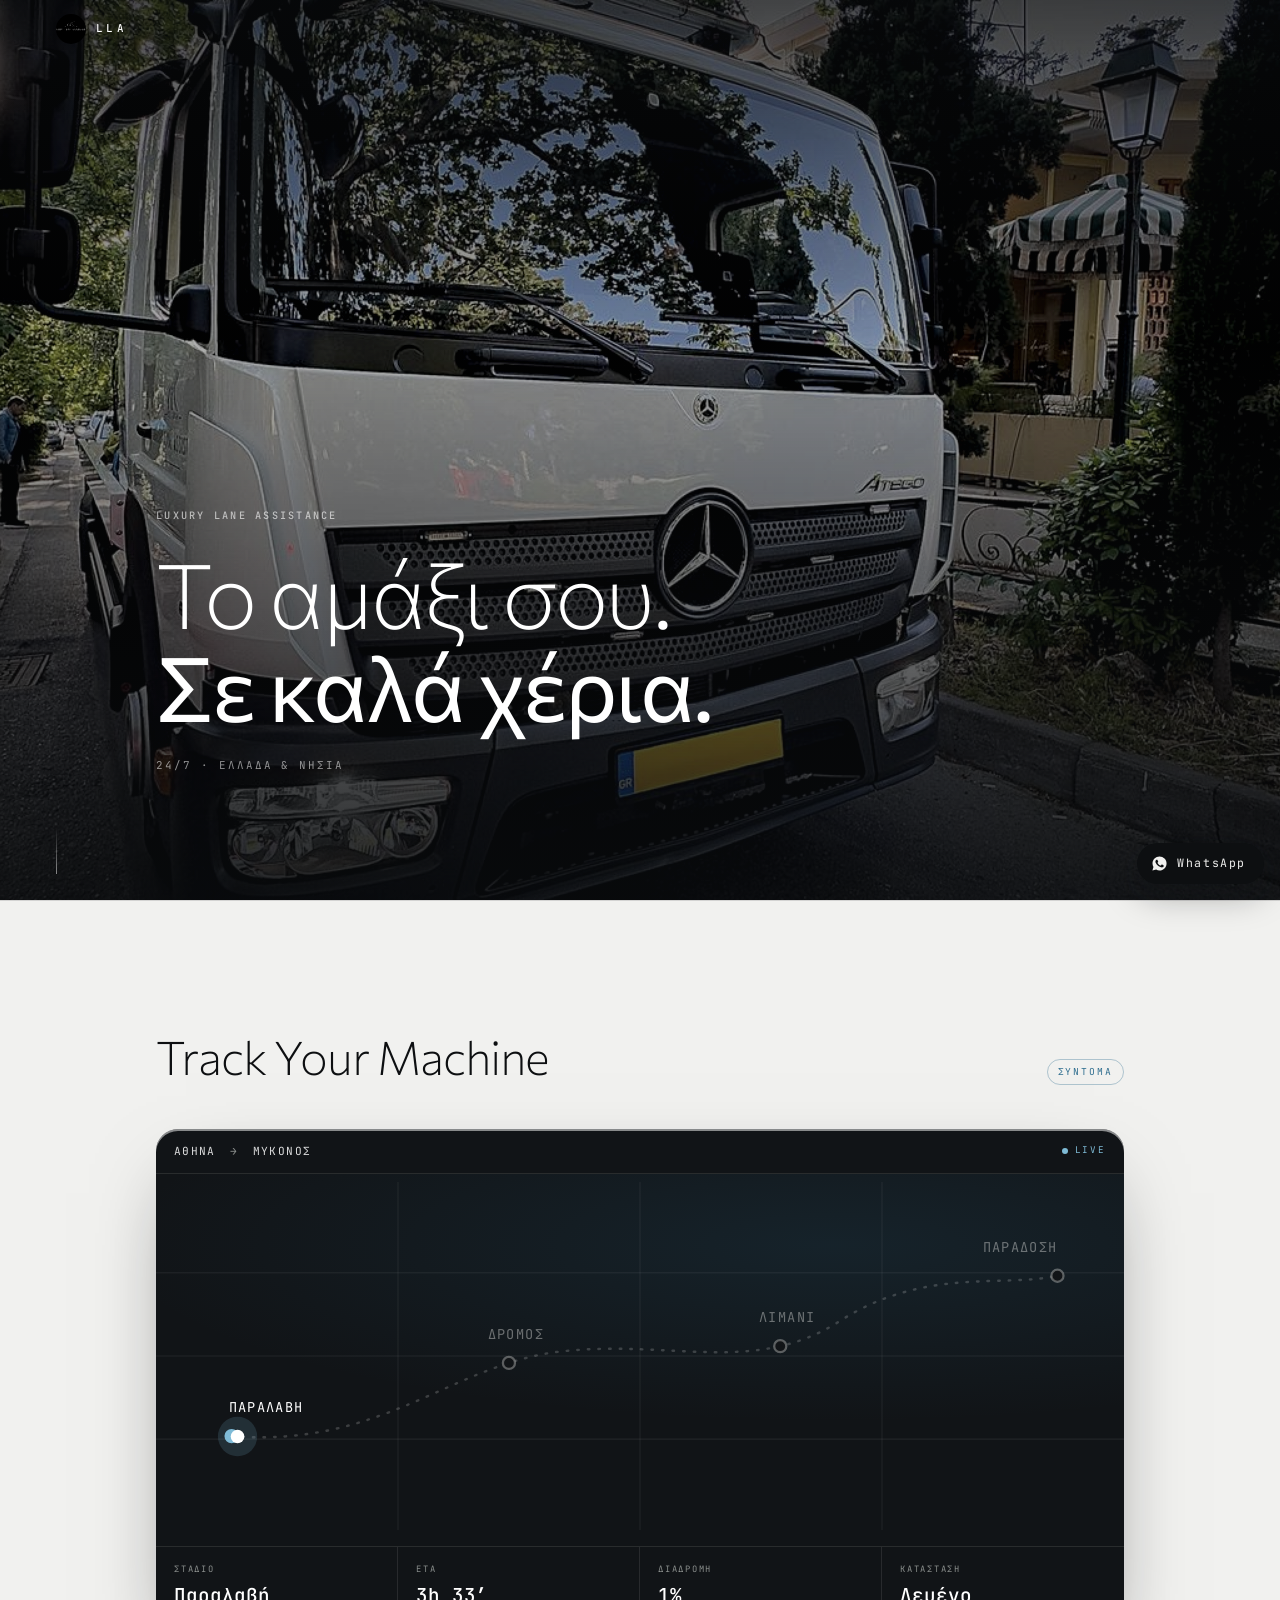
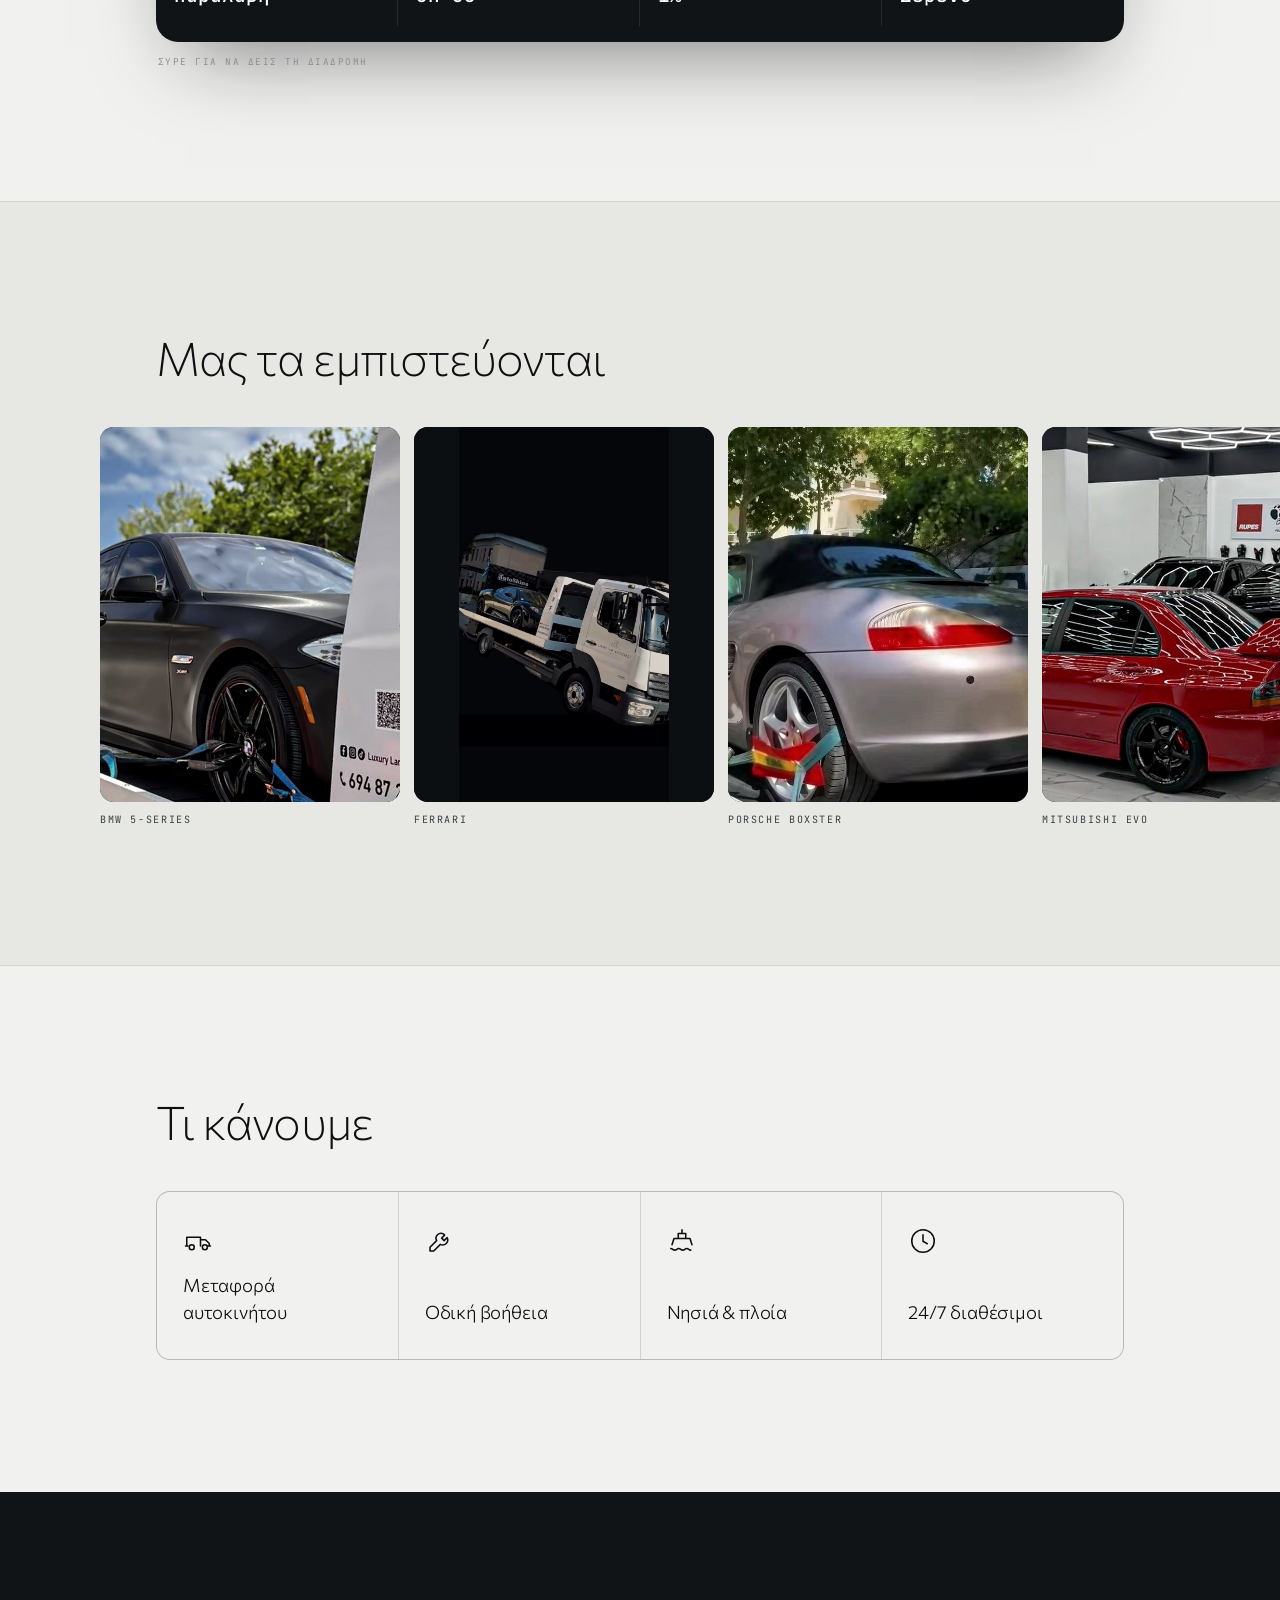
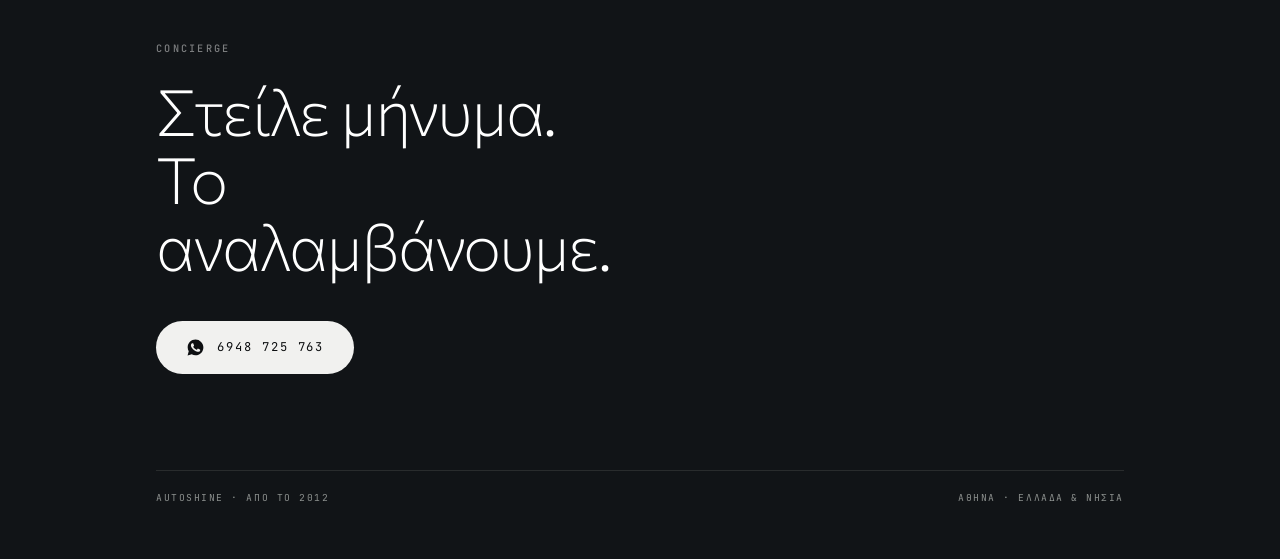
<file: dirC.html>
<!DOCTYPE html>
<html lang="el">
<head>
<meta charset="utf-8">
<meta name="viewport" content="width=device-width, initial-scale=1, viewport-fit=cover">
<title>Luxury Lane Assistance</title>
<meta name="description" content="Μεταφορά premium αυτοκινήτων. Ελλάδα &amp; νησιά. 24/7.">
<link rel="preconnect" href="https://fonts.googleapis.com">
<link rel="preconnect" href="https://fonts.gstatic.com" crossorigin>
<link href="https://fonts.googleapis.com/css2?family=Commissioner:wght@200;300;400;500&family=JetBrains+Mono:wght@400;500&family=Source+Sans+3:wght@400;600&display=swap" rel="stylesheet">
<style>
:root{
  --paper:#E7E7E4;
  --paper-2:#F1F1EF;
  --ink:#0D0F11;
  --graphite:#3A3F45;
  --mist:#8B8F8D;
  --hair:rgba(13,15,17,.13);
  --surface:#111417;
  --surface-2:#1A1F23;
  --surface-hair:rgba(231,231,228,.11);
  --aegean:#2F6E8F;
  --aegean-lt:#7FBBD6;
  --disp:'Commissioner',system-ui,sans-serif;
  --body:'Source Sans 3',system-ui,sans-serif;
  --mono:'JetBrains Mono',ui-monospace,monospace;
  --gut:clamp(20px,6vw,56px);
  --wrap:1080px;
}
*{box-sizing:border-box}
html{-webkit-text-size-adjust:100%}
body{
  margin:0;background:var(--paper);color:var(--ink);
  font-family:var(--body);font-size:16px;line-height:1.45;
  overflow-x:hidden;-webkit-font-smoothing:antialiased;
}
img,svg,video{display:block;max-width:100%}
a{color:inherit;text-decoration:none}
:focus-visible{outline:2px solid var(--aegean);outline-offset:3px;border-radius:2px}
.wrap{max-width:var(--wrap);margin:0 auto;padding-left:var(--gut);padding-right:var(--gut)}

/* ---------- type ---------- */
.disp{font-family:var(--disp);font-weight:200;letter-spacing:-.025em;line-height:1.04;margin:0}
.tag{font-family:var(--mono);font-size:.64rem;font-weight:500;letter-spacing:.22em;text-transform:uppercase;color:var(--mist);margin:0}

/* ---------- header ---------- */
.hdr{position:fixed;inset:0 0 auto 0;z-index:60;display:flex;align-items:center;justify-content:space-between;
  padding:14px var(--gut);transition:background .35s ease,backdrop-filter .35s ease,border-color .35s ease;
  border-bottom:1px solid transparent}
.hdr.stuck{background:rgba(231,231,228,.82);backdrop-filter:blur(14px) saturate(1.2);border-bottom-color:var(--hair)}
.brand{display:flex;align-items:center;gap:10px}
.brand img{width:30px;height:30px;border-radius:50%;object-fit:cover;filter:grayscale(1) contrast(1.15)}
.brand span{font-family:var(--mono);font-size:.68rem;letter-spacing:.3em;font-weight:500;color:#fff;transition:color .35s}
.hdr.stuck .brand span{color:var(--ink)}

/* ---------- always-present concierge ---------- */
.wa{position:fixed;z-index:70;right:max(16px,env(safe-area-inset-right));bottom:max(16px,env(safe-area-inset-bottom));
  display:inline-flex;align-items:center;gap:9px;padding:12px 18px 12px 14px;border-radius:999px;
  background:var(--ink);color:var(--paper-2);font-family:var(--mono);font-size:.72rem;letter-spacing:.14em;
  box-shadow:0 10px 34px rgba(13,15,17,.34);transition:transform .3s cubic-bezier(.2,.8,.2,1),background .3s}
.wa svg{width:17px;height:17px;fill:currentColor}
.wa:hover{transform:translateY(-2px);background:var(--aegean)}

/* ---------- hero ---------- */
.hero{position:relative;min-height:100svh;display:flex;align-items:flex-end;background:var(--surface);overflow:hidden}
.hero-img{position:absolute;inset:0;width:100%;height:100%;object-fit:cover;object-position:58% 50%;
  filter:grayscale(.34) contrast(1.06) brightness(.78);transform:scale(1.06);animation:drift 26s ease-out forwards}
@keyframes drift{to{transform:scale(1)}}
.hero::after{content:"";position:absolute;inset:0;
  background:linear-gradient(180deg,rgba(9,11,13,.66) 0%,rgba(9,11,13,.12) 38%,rgba(9,11,13,.86) 100%)}
.hero .wrap{position:relative;z-index:2;width:100%;padding-bottom:clamp(76px,14vh,132px);padding-top:120px;color:#fff}
.hero h1{font-size:clamp(2.6rem,9.4vw,5.6rem);max-width:12ch}
.hero h1 em{font-style:normal;font-weight:400;color:#fff}
.hero .tag{color:rgba(255,255,255,.62);margin-bottom:22px}
.hero .meta{margin:26px 0 0;font-family:var(--mono);font-size:.68rem;letter-spacing:.18em;color:rgba(255,255,255,.55)}
.scrollhint{position:absolute;left:var(--gut);bottom:26px;z-index:2;width:1px;height:46px;background:linear-gradient(180deg,transparent,rgba(255,255,255,.5));display:none}

/* ---------- sections ---------- */
section{position:relative}
.blk{padding:clamp(72px,13vw,132px) 0}
.head{display:flex;align-items:baseline;justify-content:space-between;gap:20px;margin-bottom:clamp(26px,5vw,44px)}
.head h2{font-family:var(--disp);font-weight:200;letter-spacing:-.02em;font-size:clamp(1.7rem,5.2vw,2.9rem);margin:0;line-height:1.05}
.badge{font-family:var(--mono);font-size:.6rem;letter-spacing:.2em;text-transform:uppercase;color:var(--aegean);
  border:1px solid rgba(47,110,143,.35);border-radius:999px;padding:5px 10px;white-space:nowrap;flex:none}

/* ---------- tracker (signature) ---------- */
#track{background:var(--paper-2);border-top:1px solid var(--hair);border-bottom:1px solid var(--hair)}
.device{background:var(--surface);border-radius:22px;overflow:hidden;color:#fff;
  box-shadow:0 34px 80px -30px rgba(13,15,17,.55),0 2px 0 rgba(255,255,255,.5) inset}
.dev-bar{display:flex;align-items:center;justify-content:space-between;gap:12px;
  padding:14px 18px;border-bottom:1px solid var(--surface-hair)}
.route-lbl{font-family:var(--mono);font-size:.7rem;letter-spacing:.12em;color:rgba(255,255,255,.85)}
.route-lbl i{font-style:normal;color:var(--mist);padding:0 6px}
.live{display:inline-flex;align-items:center;gap:7px;font-family:var(--mono);font-size:.58rem;letter-spacing:.2em;color:var(--aegean-lt)}
.live b{width:6px;height:6px;border-radius:50%;background:var(--aegean-lt);animation:pulse 2.2s ease-in-out infinite}
@keyframes pulse{0%,100%{opacity:1;box-shadow:0 0 0 0 rgba(127,187,214,.45)}50%{opacity:.55;box-shadow:0 0 0 7px rgba(127,187,214,0)}}

.map{position:relative;padding:8px 0 0;touch-action:pan-y;cursor:grab;
  background:radial-gradient(120% 80% at 70% 20%,rgba(47,110,143,.16),transparent 62%)}
.map:active{cursor:grabbing}
.map svg{width:100%;height:auto}
.grid-l{stroke:rgba(231,231,228,.055);stroke-width:1}
.rt-base{fill:none;stroke:rgba(231,231,228,.2);stroke-width:1.6;stroke-linecap:round;stroke-dasharray:1 6}
.rt-done{fill:none;stroke:var(--aegean-lt);stroke-width:2;stroke-linecap:round}
.node{fill:var(--surface);stroke:rgba(231,231,228,.35);stroke-width:1.5}
.node.on{fill:var(--aegean-lt);stroke:var(--aegean-lt)}
.node-hit{fill:transparent;cursor:pointer}
.node-t{font-family:var(--mono);font-size:9px;letter-spacing:.1em;fill:rgba(231,231,228,.42);text-transform:uppercase}
.node-t.on{fill:#fff}
#carDot circle.halo{fill:rgba(127,187,214,.16)}
#carDot circle.core{fill:#fff}

.readout{display:grid;grid-template-columns:repeat(3,1fr);border-top:1px solid var(--surface-hair)}
.ro{padding:16px 18px;border-right:1px solid var(--surface-hair)}
.ro:last-child{border-right:0}
.ro dt{font-family:var(--mono);font-size:.55rem;letter-spacing:.2em;text-transform:uppercase;color:var(--mist);margin:0 0 6px}
.ro dd{margin:0;font-family:var(--mono);font-size:clamp(.95rem,3.4vw,1.2rem);font-weight:500;color:#fff;font-variant-numeric:tabular-nums}
.scrubnote{margin:14px 2px 0;font-family:var(--mono);font-size:.58rem;letter-spacing:.16em;color:var(--mist);text-transform:uppercase}

/* ---------- trusted rail ---------- */
.rail{display:flex;gap:14px;overflow-x:auto;scroll-snap-type:x mandatory;
  padding:0 var(--gut) 6px;margin:0 calc(var(--gut)*-1);-webkit-overflow-scrolling:touch;scrollbar-width:none}
.rail::-webkit-scrollbar{display:none}
.car{flex:0 0 clamp(230px,72vw,330px);scroll-snap-align:center}
.car figure{margin:0}
.car .ph{position:relative;aspect-ratio:4/5;border-radius:14px;overflow:hidden;background:var(--surface)}
.car img,.car video{width:100%;height:100%;object-fit:cover;filter:grayscale(.2) contrast(1.05);
  transition:transform .8s cubic-bezier(.2,.8,.2,1)}
.car:hover img{transform:scale(1.035)}
.car figcaption{margin-top:11px;font-family:var(--mono);font-size:.63rem;letter-spacing:.16em;text-transform:uppercase;color:var(--graphite)}

/* ---------- services ---------- */
#svc{background:var(--paper-2);border-top:1px solid var(--hair)}
.svcs{display:grid;grid-template-columns:repeat(2,1fr);gap:1px;background:var(--hair);border:1px solid var(--hair);border-radius:14px;overflow:hidden}
.svc{background:var(--paper-2);padding:clamp(22px,5vw,34px) clamp(16px,3.5vw,26px);display:flex;flex-direction:column;gap:16px;min-height:150px}
.svc svg{width:30px;height:30px;stroke:var(--ink);stroke-width:1.25;fill:none;stroke-linecap:round;stroke-linejoin:round}
.svc b{font-family:var(--disp);font-weight:300;font-size:clamp(.98rem,3.4vw,1.15rem);letter-spacing:-.01em;margin-top:auto}

/* ---------- concierge ---------- */
#end{background:var(--surface);color:#fff;padding:clamp(84px,15vw,150px) 0 clamp(34px,7vw,54px)}
#end h2{font-family:var(--disp);font-weight:200;font-size:clamp(2rem,7.4vw,4rem);letter-spacing:-.03em;line-height:1.05;margin:0;max-width:11ch}
.big-wa{display:inline-flex;align-items:center;gap:12px;margin-top:clamp(30px,6vw,42px);
  padding:17px 30px;border-radius:999px;background:var(--paper-2);color:var(--ink);
  font-family:var(--mono);font-size:.76rem;letter-spacing:.16em;transition:transform .3s cubic-bezier(.2,.8,.2,1),background .3s,color .3s}
.big-wa svg{width:19px;height:19px;fill:currentColor}
.big-wa:hover{transform:translateY(-2px);background:var(--aegean-lt)}
.foot{margin-top:clamp(56px,11vw,96px);padding-top:20px;border-top:1px solid var(--surface-hair);
  display:flex;flex-wrap:wrap;gap:10px 26px;justify-content:space-between;
  font-family:var(--mono);font-size:.6rem;letter-spacing:.16em;text-transform:uppercase;color:var(--mist)}

/* ---------- reveal ---------- */
.rv{opacity:0;transform:translateY(18px);transition:opacity .8s ease,transform .8s cubic-bezier(.2,.8,.2,1)}
.rv.in{opacity:1;transform:none}

@media (min-width:720px){
  .svcs{grid-template-columns:repeat(4,1fr)}
  .readout{grid-template-columns:repeat(4,1fr)}
  .scrollhint{display:block}
  .car{flex:0 0 300px}
}
@media (prefers-reduced-motion:reduce){
  *,*::before,*::after{animation-duration:.001ms!important;animation-iteration-count:1!important;transition-duration:.001ms!important}
  .rv{opacity:1;transform:none}
  .hero-img{transform:none}
}
</style>
</head>
<body>

<header class="hdr" id="hdr">
  <div class="brand">
    <img src="assets/logo.jpg" alt="Luxury Lane Assistance">
    <span>LLA</span>
  </div>
</header>

<a class="wa" href="https://wa.me/306948725763" target="_blank" rel="noopener" aria-label="WhatsApp concierge">
  <svg viewBox="0 0 24 24" aria-hidden="true"><path d="M12.04 2C6.58 2 2.13 6.45 2.13 11.91c0 1.75.46 3.45 1.32 4.95L2 22l5.25-1.38a9.9 9.9 0 0 0 4.79 1.22h.01c5.46 0 9.91-4.45 9.91-9.91 0-2.65-1.03-5.14-2.9-7.01A9.82 9.82 0 0 0 12.04 2Zm5.8 14.06c-.25.69-1.42 1.31-1.97 1.4-.5.07-1.14.1-1.83-.12-.42-.13-.96-.31-1.66-.61-2.92-1.26-4.82-4.2-4.97-4.4-.14-.2-1.18-1.57-1.18-2.99s.75-2.12 1.01-2.41c.26-.29.57-.36.76-.36l.55.01c.18 0 .41-.07.64.49.25.6.83 2.02.9 2.17.07.15.12.32.02.51-.1.2-.15.32-.29.49l-.44.51c-.15.15-.3.31-.13.6.17.29.75 1.24 1.61 2.01 1.11.99 2.04 1.29 2.33 1.44.29.15.46.12.63-.07.17-.2.73-.85.92-1.14.2-.29.39-.24.65-.15.27.1 1.7.8 1.99.95.29.15.48.22.55.34.07.12.07.7-.18 1.39Z"/></svg>
  WhatsApp
</a>

<!-- 1. HERO -->
<section class="hero">
  <img class="hero-img" src="assets/hero-truck.jpg" alt="Φορτηγό μεταφοράς αυτοκινήτων LLA">
  <div class="scrollhint" aria-hidden="true"></div>
  <div class="wrap">
    <p class="tag">Luxury Lane Assistance</p>
    <h1 class="disp">Το αμάξι σου.<br><em>Σε καλά χέρια.</em></h1>
    <p class="meta">24/7 · ΕΛΛΑΔΑ &amp; ΝΗΣΙΑ</p>
  </div>
</section>

<!-- 2. TRACK YOUR MACHINE -->
<section class="blk" id="track">
  <div class="wrap">
    <div class="head rv">
      <h2>Track Your Machine</h2>
      <span class="badge">Σύντομα</span>
    </div>

    <div class="device rv">
      <div class="dev-bar">
        <span class="route-lbl">ΑΘΗΝΑ <i>→</i> ΜΥΚΟΝΟΣ</span>
        <span class="live"><b></b>LIVE</span>
      </div>

      <div class="map" id="map">
        <svg viewBox="0 0 640 230" role="img" aria-label="Διαδρομή μεταφοράς">
          <g class="grid-l">
            <line x1="0" y1="60" x2="640" y2="60"/><line x1="0" y1="115" x2="640" y2="115"/><line x1="0" y1="170" x2="640" y2="170"/>
            <line x1="160" y1="0" x2="160" y2="230"/><line x1="320" y1="0" x2="320" y2="230"/><line x1="480" y1="0" x2="480" y2="230"/>
          </g>
          <path id="route" class="rt-base" d="M50 168 C 150 176, 196 120, 268 112 S 396 128, 452 92 S 560 70, 596 62"/>
          <path id="routeDone" class="rt-done" d="M50 168 C 150 176, 196 120, 268 112 S 396 128, 452 92 S 560 70, 596 62"/>
          <g id="nodes"></g>
          <g id="carDot"><circle class="halo" r="13"/><circle class="core" r="4.5"/></g>
        </svg>
      </div>

      <dl class="readout">
        <div class="ro"><dt>Στάδιο</dt><dd id="roStage">Παραλαβή</dd></div>
        <div class="ro"><dt>ETA</dt><dd id="roEta">3h 34′</dd></div>
        <div class="ro"><dt>Διαδρομή</dt><dd id="roPct">0%</dd></div>
        <div class="ro"><dt>Κατάσταση</dt><dd id="roLock">Δεμένο</dd></div>
      </dl>
    </div>
    <p class="scrubnote rv">Σύρε για να δεις τη διαδρομή</p>
  </div>
</section>

<!-- 3. TRUSTED WITH -->
<section class="blk" id="fleet">
  <div class="wrap">
    <div class="head rv"><h2>Μας τα εμπιστεύονται</h2></div>
  </div>
  <div class="wrap" style="max-width:none;padding-left:0;padding-right:0">
    <div class="rail rv" style="padding-left:max(var(--gut),calc((100vw - var(--wrap))/2 + var(--gut)));padding-right:var(--gut)">
      <div class="car"><figure><div class="ph"><img src="assets/car-bmw.jpg" alt="BMW 5-Series σε πλατφόρμα" loading="lazy"></div><figcaption>BMW 5-Series</figcaption></figure></div>
      <div class="car"><figure><div class="ph"><video src="assets/lift.mp4" poster="assets/lift-poster.jpg" autoplay muted loop playsinline preload="none" aria-label="Ferrari σε φόρτωση" style="object-fit:contain;background:#111417"></video></div><figcaption>Ferrari</figcaption></figure></div>
      <div class="car"><figure><div class="ph"><img src="assets/car-porsche.jpg" alt="Porsche Boxster" loading="lazy"></div><figcaption>Porsche Boxster</figcaption></figure></div>
      <div class="car"><figure><div class="ph"><img src="assets/car-evo.jpg" alt="Mitsubishi Evo" loading="lazy"></div><figcaption>Mitsubishi Evo</figcaption></figure></div>
      <div class="car"><figure><div class="ph"><img src="assets/car-supra.jpg" alt="Supra MK4" loading="lazy"></div><figcaption>Supra MK4</figcaption></figure></div>
      <div class="car"><figure><div class="ph"><img src="assets/truck-seaside.jpg" alt="Μεταφορά προς νησί" loading="lazy"></div><figcaption>Νησιά</figcaption></figure></div>
    </div>
  </div>
</section>

<!-- 4. SERVICES -->
<section class="blk" id="svc">
  <div class="wrap">
    <div class="head rv"><h2>Τι κάνουμε</h2></div>
    <div class="svcs rv">
      <div class="svc">
        <svg viewBox="0 0 24 24" aria-hidden="true"><path d="M2 16h2m16 0h2M3 16V9h11v7M14 11h4l3 3v2"/><circle cx="7" cy="17" r="2"/><circle cx="17.5" cy="17" r="2"/></svg>
        <b>Μεταφορά αυτοκινήτου</b>
      </div>
      <div class="svc">
        <svg viewBox="0 0 24 24" aria-hidden="true"><path d="M14.7 6.3a4 4 0 0 0-5.4 5.4L4 17v3h3l5.3-5.3a4 4 0 0 0 5.4-5.4l-2.4 2.4-2-2 2.4-2.4Z"/></svg>
        <b>Οδική βοήθεια</b>
      </div>
      <div class="svc">
        <svg viewBox="0 0 24 24" aria-hidden="true"><path d="M3 18c1.6 0 1.6 1.3 3.2 1.3S7.8 18 9.4 18s1.6 1.3 3.2 1.3S14.2 18 15.8 18s1.6 1.3 3.2 1.3M4 15l1.6-5h12.8L20 15M9 10V6h6v4M12 3v3"/></svg>
        <b>Νησιά &amp; πλοία</b>
      </div>
      <div class="svc">
        <svg viewBox="0 0 24 24" aria-hidden="true"><circle cx="12" cy="12" r="9"/><path d="M12 7v5.2l3.4 2"/></svg>
        <b>24/7 διαθέσιμοι</b>
      </div>
    </div>
  </div>
</section>

<!-- 5. CONCIERGE -->
<section id="end">
  <div class="wrap">
    <p class="tag rv" style="color:rgba(255,255,255,.45);margin-bottom:20px">Concierge</p>
    <h2 class="rv">Στείλε μήνυμα.<br>Το αναλαμβάνουμε.</h2>
    <a class="big-wa rv" href="https://wa.me/306948725763" target="_blank" rel="noopener">
      <svg viewBox="0 0 24 24" aria-hidden="true"><path d="M12.04 2C6.58 2 2.13 6.45 2.13 11.91c0 1.75.46 3.45 1.32 4.95L2 22l5.25-1.38a9.9 9.9 0 0 0 4.79 1.22h.01c5.46 0 9.91-4.45 9.91-9.91 0-2.65-1.03-5.14-2.9-7.01A9.82 9.82 0 0 0 12.04 2Zm5.8 14.06c-.25.69-1.42 1.31-1.97 1.4-.5.07-1.14.1-1.83-.12-.42-.13-.96-.31-1.66-.61-2.92-1.26-4.82-4.2-4.97-4.4-.14-.2-1.18-1.57-1.18-2.99s.75-2.12 1.01-2.41c.26-.29.57-.36.76-.36l.55.01c.18 0 .41-.07.64.49.25.6.83 2.02.9 2.17.07.15.12.32.02.51-.1.2-.15.32-.29.49l-.44.51c-.15.15-.3.31-.13.6.17.29.75 1.24 1.61 2.01 1.11.99 2.04 1.29 2.33 1.44.29.15.46.12.63-.07.17-.2.73-.85.92-1.14.2-.29.39-.24.65-.15.27.1 1.7.8 1.99.95.29.15.48.22.55.34.07.12.07.7-.18 1.39Z"/></svg>
      6948 725 763
    </a>
    <div class="foot">
      <span>AutoShine · από το 2012</span>
      <span>Αθήνα · Ελλάδα &amp; νησιά</span>
    </div>
  </div>
</section>

<script>
(function(){
  var RM = window.matchMedia('(prefers-reduced-motion: reduce)').matches;

  if(RM){ document.querySelectorAll('video').forEach(function(v){ v.removeAttribute('autoplay'); v.removeAttribute('loop'); v.pause(); }); }

  /* header */
  var hdr = document.getElementById('hdr');
  var onScroll = function(){ hdr.classList.toggle('stuck', window.scrollY > 40); };
  onScroll(); addEventListener('scroll', onScroll, {passive:true});

  /* reveal */
  var io = new IntersectionObserver(function(es){
    es.forEach(function(e){ if(e.isIntersecting){ e.target.classList.add('in'); io.unobserve(e.target); } });
  }, {threshold:.16, rootMargin:'0px 0px -8%'});
  document.querySelectorAll('.rv').forEach(function(n,i){ n.style.transitionDelay = (i%4)*70 + 'ms'; io.observe(n); });

  /* ---- tracker ---- */
  var route = document.getElementById('route');
  var done  = document.getElementById('routeDone');
  var car   = document.getElementById('carDot');
  var map   = document.getElementById('map');
  var nodes = document.getElementById('nodes');
  var L = route.getTotalLength();
  done.style.strokeDasharray = L; done.style.strokeDashoffset = L;

  var STAGES = [
    {t:0,    n:'Παραλαβή', s:'Δεμένο'},
    {t:0.34, n:'Δρόμος',   s:'Σε κίνηση'},
    {t:0.66, n:'Λιμάνι',   s:'Επιβίβαση'},
    {t:1,    n:'Παράδοση', s:'Καθαρό'}
  ];
  var TOTAL = 214; /* λεπτά */
  var SVGNS = 'http://www.w3.org/2000/svg';

  STAGES.forEach(function(st, i){
    var p = route.getPointAtLength(L*st.t);
    var c = document.createElementNS(SVGNS,'circle');
    c.setAttribute('cx',p.x); c.setAttribute('cy',p.y); c.setAttribute('r',4);
    c.setAttribute('class','node'); c.dataset.i = i;
    var t = document.createElementNS(SVGNS,'text');
    t.setAttribute('x', i===0 ? p.x-2 : (i===STAGES.length-1 ? p.x : p.x-14));
    t.setAttribute('y', p.y - 16);
    if(i===STAGES.length-1) t.setAttribute('text-anchor','end');
    t.setAttribute('class','node-t'); t.textContent = st.n;
    var h = document.createElementNS(SVGNS,'circle');
    h.setAttribute('cx',p.x); h.setAttribute('cy',p.y); h.setAttribute('r',20);
    h.setAttribute('class','node-hit'); h.dataset.i = i;
    nodes.appendChild(c); nodes.appendChild(t); nodes.appendChild(h);
  });
  var dots = nodes.querySelectorAll('circle.node');
  var labs = nodes.querySelectorAll('text.node-t');

  var elStage = document.getElementById('roStage'),
      elEta   = document.getElementById('roEta'),
      elPct   = document.getElementById('roPct'),
      elLock  = document.getElementById('roLock');

  var p = 0, playing = !RM, dragging = false, last = 0;

  function fmt(m){ var h=Math.floor(m/60), r=Math.round(m%60); return h>0 ? h+'h '+String(r).padStart(2,'0')+'′' : r+'′'; }

  function render(){
    var pt = route.getPointAtLength(L*p);
    car.setAttribute('transform','translate('+pt.x+','+pt.y+')');
    done.style.strokeDashoffset = L*(1-p);
    var si = 0;
    for(var i=0;i<STAGES.length;i++){ if(p >= STAGES[i].t - .001) si = i; }
    dots.forEach(function(d,i){ d.classList.toggle('on', i<=si); });
    labs.forEach(function(t,i){ t.classList.toggle('on', i===si); });
    elStage.textContent = STAGES[si].n;
    elLock.textContent  = STAGES[si].s;
    elPct.textContent   = Math.round(p*100)+'%';
    elEta.textContent   = p>=1 ? 'Έφτασε' : fmt(TOTAL*(1-p));
  }
  render();

  function tick(ts){
    if(!last) last = ts;
    var dt = Math.min(64, ts-last); last = ts;
    if(playing && !dragging){
      p += dt/26000;
      if(p >= 1){ p = 1; render(); playing = false; setTimeout(function(){ p = 0; playing = true; }, 2200); }
      else render();
    }
    requestAnimationFrame(tick);
  }
  if(!RM){
    var vis = new IntersectionObserver(function(es){ playing = es[0].isIntersecting && p<1; }, {threshold:.25});
    vis.observe(map);
    requestAnimationFrame(tick);
  } else { p = .42; render(); }

  /* scrub */
  function setFromX(clientX){
    var r = map.getBoundingClientRect();
    /* viewBox 0..640 maps to element width; route spans x≈50..596 */
    var x = (clientX - r.left) / r.width * 640;
    p = Math.max(0, Math.min(1, (x - 50) / (596 - 50)));
    render();
  }
  map.addEventListener('pointerdown', function(e){
    dragging = true; map.setPointerCapture(e.pointerId); setFromX(e.clientX);
  });
  map.addEventListener('pointermove', function(e){ if(dragging) setFromX(e.clientX); });
  ['pointerup','pointercancel'].forEach(function(ev){
    map.addEventListener(ev, function(){ dragging = false; last = 0; });
  });
  nodes.addEventListener('click', function(e){
    var i = e.target.dataset && e.target.dataset.i;
    if(i != null){ p = STAGES[+i].t; render(); }
  });
})();
</script>
</body>
</html>
</file>
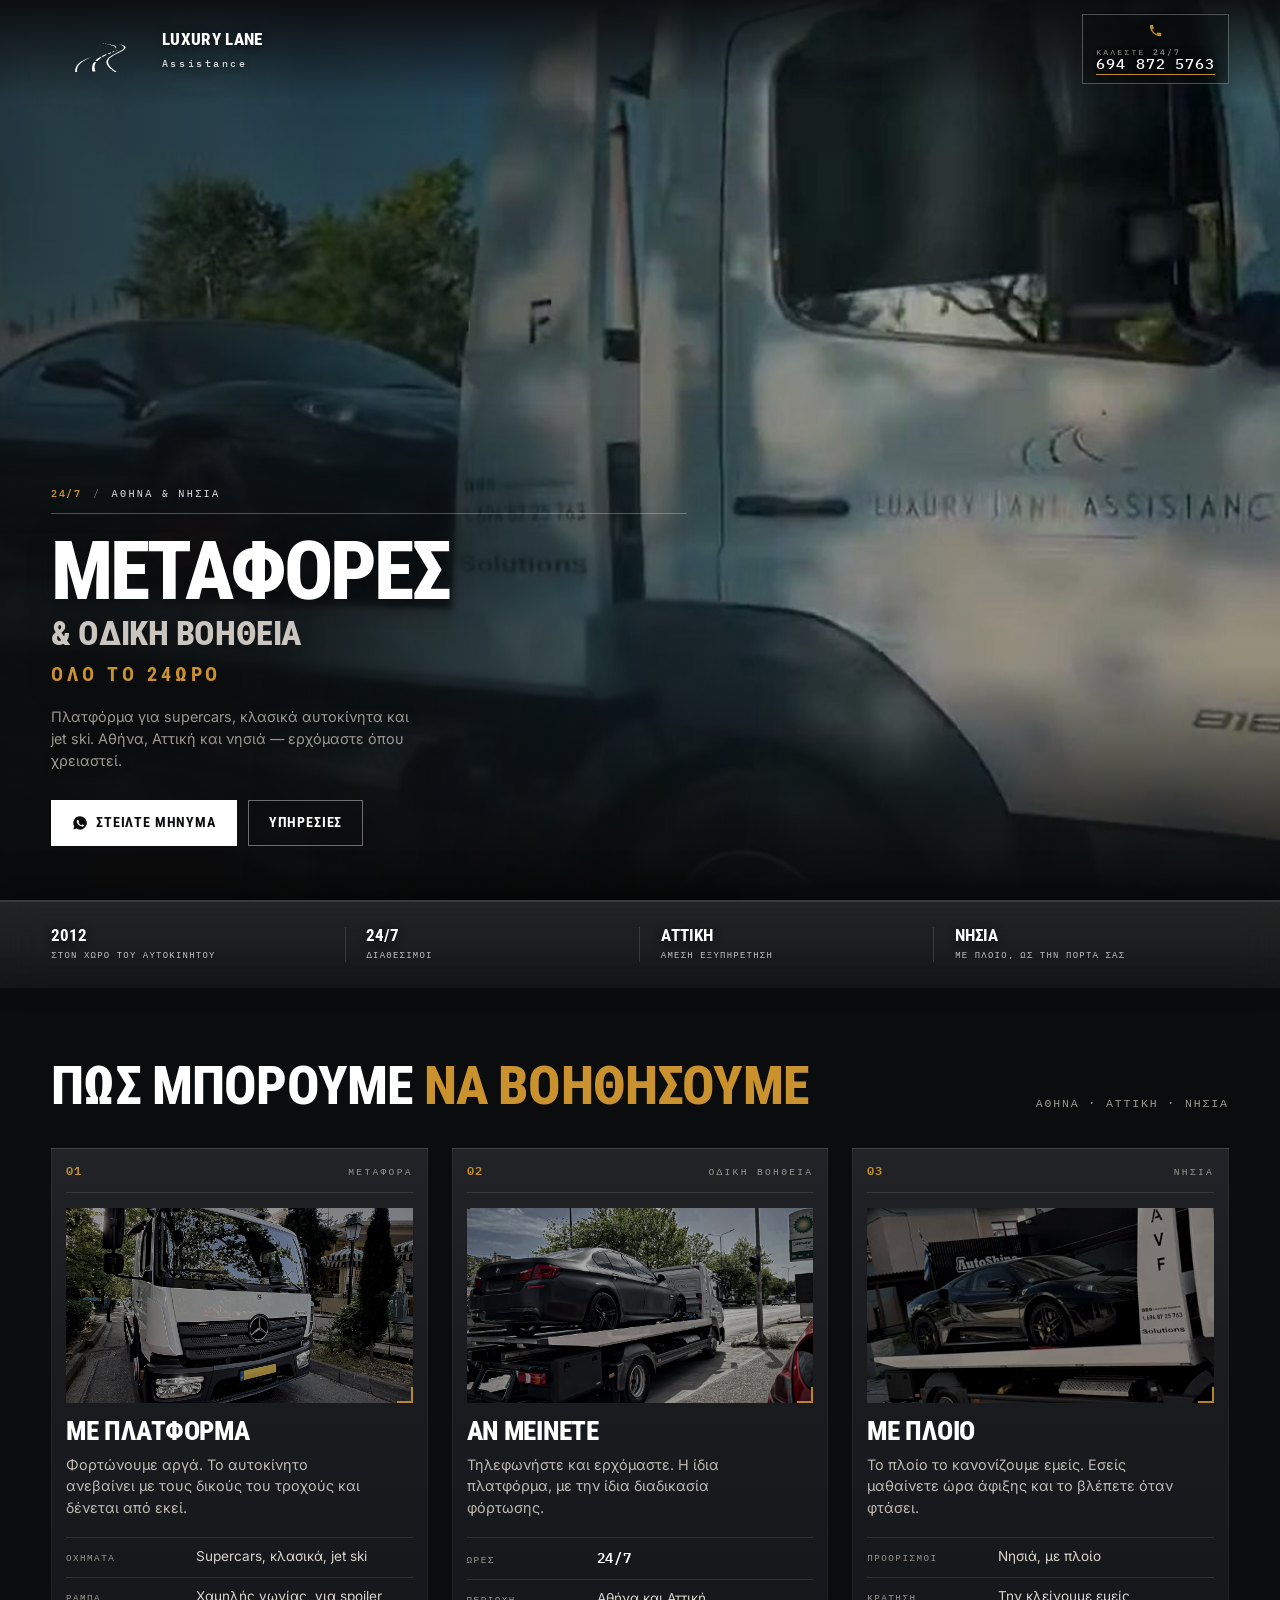
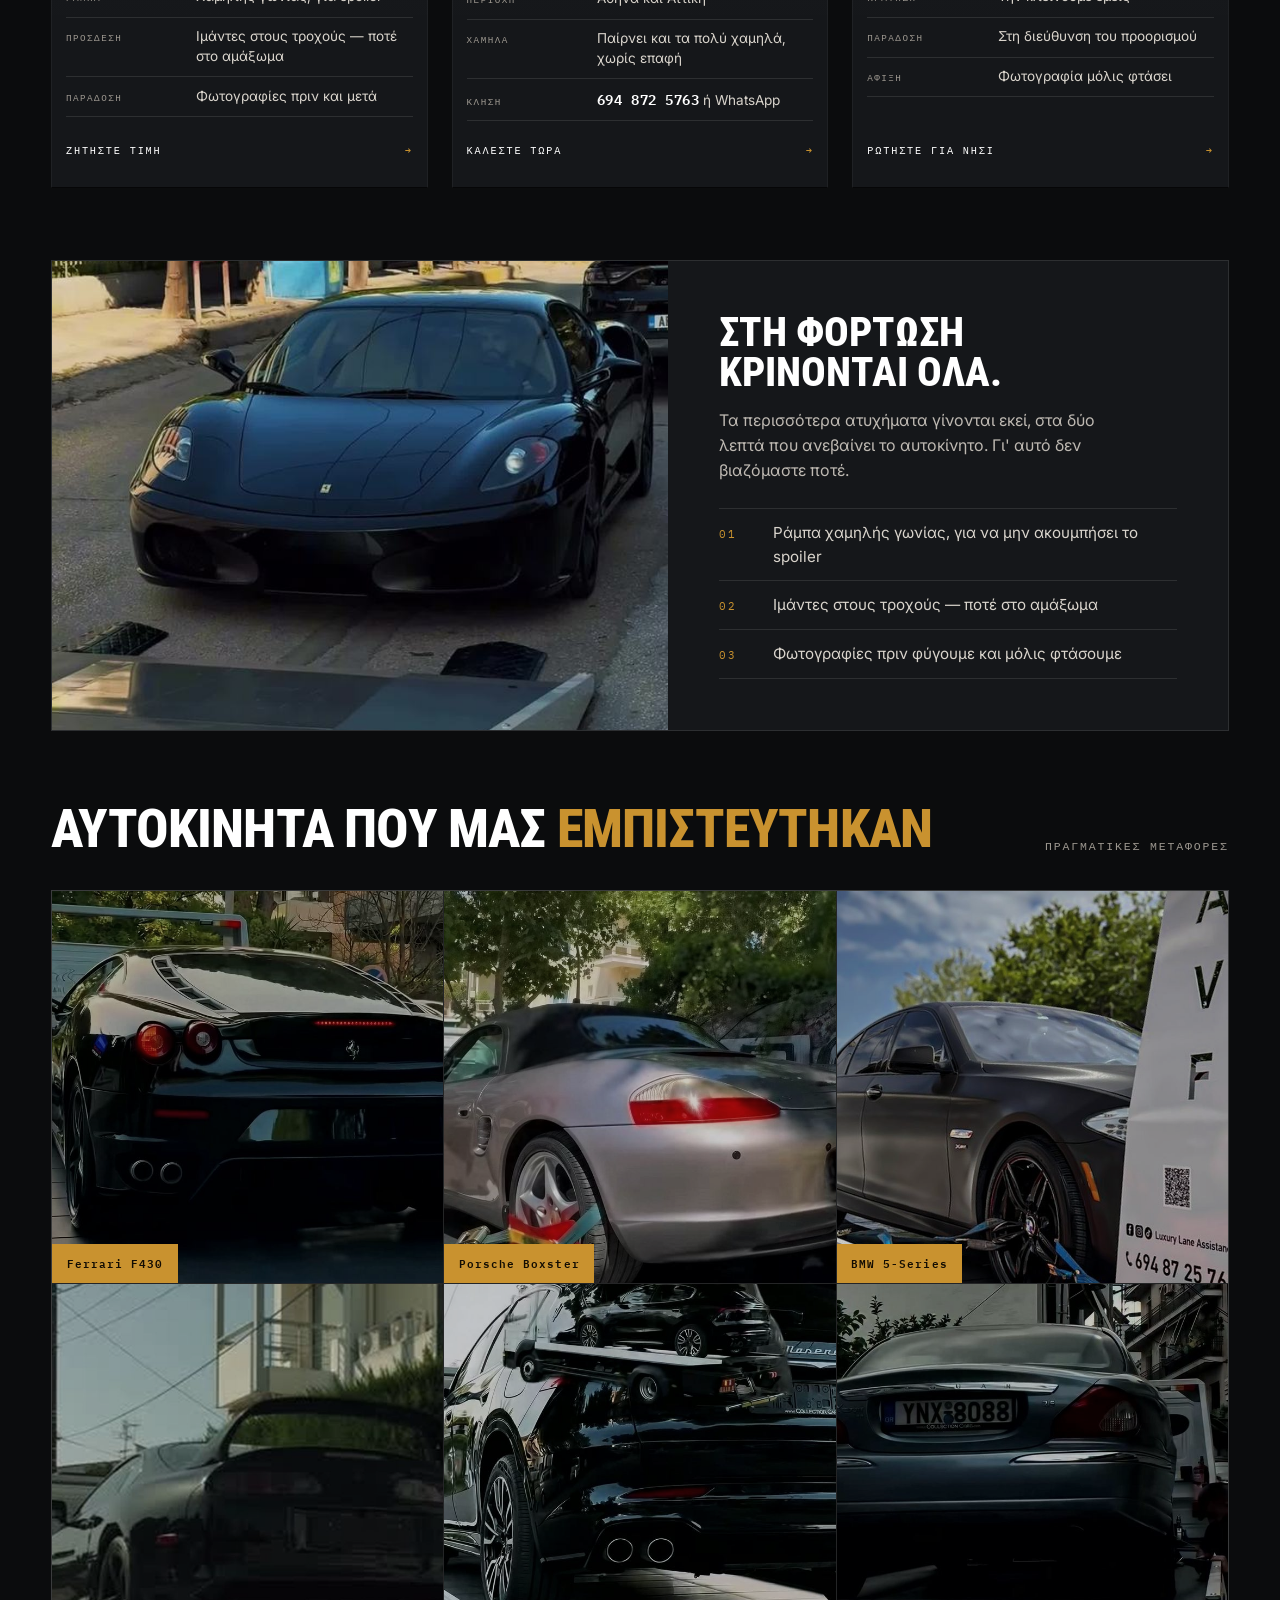
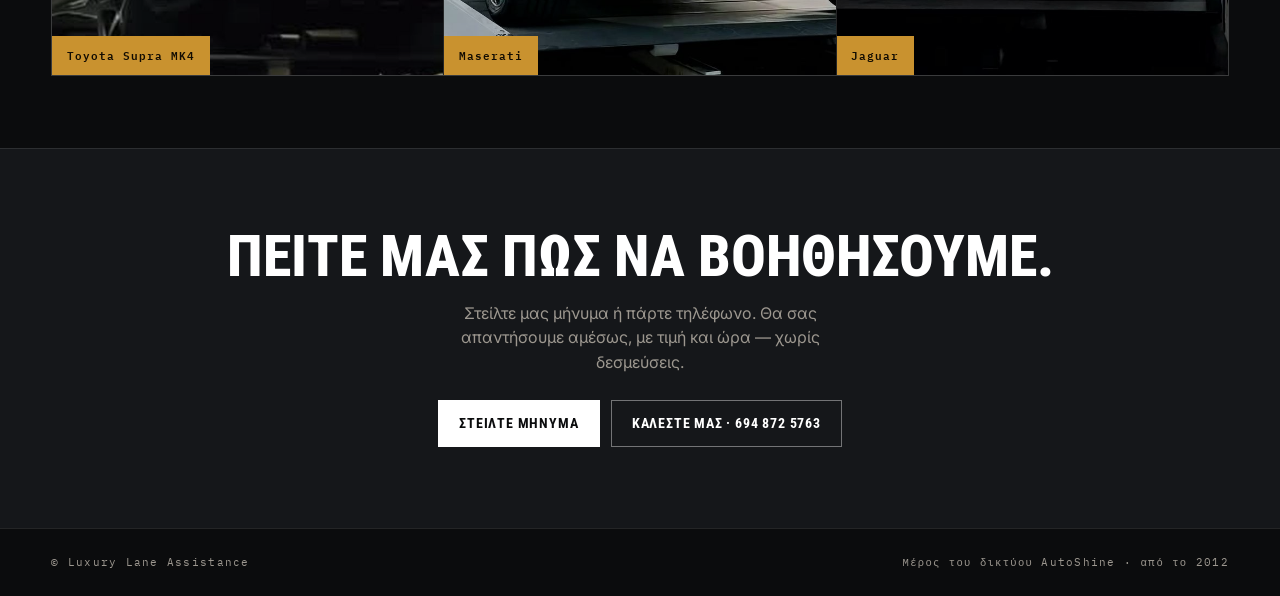
<file: lla.html>
<!doctype html>
<html lang="el">
<head>
<meta charset="UTF-8">
<meta name="robots" content="noindex,nofollow">
<meta name="viewport" content="width=device-width,initial-scale=1,viewport-fit=cover">
<title>LUXURY LANE ASSISTANCE — Μεταφορά αυτοκινήτων &amp; οδική βοήθεια</title>
<link rel="preconnect" href="https://fonts.googleapis.com">
<link rel="preconnect" href="https://fonts.gstatic.com" crossorigin>
<link href="https://fonts.googleapis.com/css2?family=Roboto+Condensed:wght@400;700;900&family=IBM+Plex+Mono:wght@400;500;600&family=Inter:wght@400;500;600&display=swap" rel="stylesheet">
<style>
:root{
  --asphalt:#0B0C0D;
  --concrete:#15171A;
  --steel:#1E2126;
  --white:#FFFFFF;
  --grey:#9C978F;
  --hazard:#C9922F;        /* bronze — restrained, not construction yellow */
  --hazard-ink:#120C02;
  --silver:#CAC6BF;        /* headline second voice */
  --dim:rgba(255,255,255,.45);
  --hair:rgba(255,255,255,.10);
  --sign:'Roboto Condensed',Impact,sans-serif;
  --data:'IBM Plex Mono',monospace;
  --body:'Inter',system-ui,sans-serif;
  --pad:clamp(18px,4vw,64px);
  --strip-h:88px;
}
*{margin:0;padding:0;box-sizing:border-box;border-radius:0}
html{scroll-behavior:smooth}
body{background:var(--asphalt);color:var(--white);font-family:var(--body);line-height:1.55;-webkit-font-smoothing:antialiased;overflow-x:hidden}
a{color:inherit;text-decoration:none}
img,video{display:block;max-width:100%}
:focus-visible{outline:2px solid var(--hazard);outline-offset:2px}
.wrap{max-width:1400px;margin:0 auto;padding-left:var(--pad);padding-right:var(--pad)}


/* ===== signage type ===== */
.sign{font-family:var(--sign);font-weight:800;text-transform:uppercase;letter-spacing:-.01em;line-height:.94}
.data{font-family:var(--data);font-size:.72rem;letter-spacing:.16em;text-transform:uppercase;color:var(--grey)}

/* ===== nav ===== */
.nav{position:fixed;inset:0 0 auto 0;z-index:60;background:linear-gradient(180deg,rgba(11,12,13,.92),rgba(11,12,13,0))}
.nav.stuck{background:rgba(11,12,13,.96);border-bottom:1px solid var(--hair);backdrop-filter:blur(10px)}
.nav .in{max-width:1400px;margin:0 auto;padding:14px var(--pad);display:flex;align-items:center;justify-content:space-between;gap:16px}
.mark{display:flex;align-items:center;gap:11px}
.mark .mk{height:46px;width:auto;flex:0 0 auto;color:var(--white);display:block}
.mark .t{text-shadow:0 1px 8px rgba(0,0,0,.55);font-family:var(--sign);font-weight:800;font-size:1.05rem;text-transform:uppercase;letter-spacing:.02em;line-height:1}
.mark .s{font-family:var(--data);font-size:.62rem;font-weight:500;letter-spacing:.26em;color:rgba(255,255,255,.82);display:block;margin-top:4px;text-shadow:0 1px 6px rgba(0,0,0,.6)}
.btn{display:inline-flex;align-items:center;justify-content:center;gap:.5rem;font-family:var(--sign);font-weight:700;
  text-transform:uppercase;letter-spacing:.06em;font-size:.85rem;padding:.72rem 1.25rem;border:1px solid transparent;transition:.18s;cursor:pointer}
.btn.hz{background:var(--white);color:var(--asphalt)}
.btn.hz:hover{background:var(--silver)}
.btn.out{border-color:rgba(255,255,255,.4);color:var(--white)}
.btn.out:hover{border-color:var(--white);background:rgba(255,255,255,.08)}

/* ===== hero: full-bleed film ===== */
.hero{position:relative;min-height:100svh;display:flex;flex-direction:column;justify-content:flex-end;overflow:hidden}
.hero video{position:absolute;inset:0;width:100%;height:100%;object-fit:cover;object-position:center;z-index:0}
.hero .vid-mob{display:none}@media(max-width:820px){
  :root{--strip-h:76px}
  .hero{min-height:0;height:100svh;display:block;position:relative}
  /* contain = full frame always visible; any slack letterboxes into the black bg */
  .hero video{position:absolute;inset:0;width:100%;height:100%;object-fit:contain;object-position:center top}
  .hero .vid-desk{display:none}      /* phones: portrait cut only */
  .hero .vid-mob{display:block}
}
/* legibility scrim: only as dark as the text needs, so the footage stays visible */
.hero::after{content:"";position:absolute;inset:0;z-index:1;
  background:linear-gradient(90deg,rgba(11,12,13,.58) 0%,rgba(11,12,13,.3) 40%,rgba(11,12,13,0) 68%),
             linear-gradient(0deg,var(--asphalt) 1%,rgba(11,12,13,.1) 26%,transparent 55%)}@media(max-width:820px){
  /* scrim only over the lower half, so the copy reads on top of the footage */
  .hero::after{background:linear-gradient(0deg,var(--asphalt) 2%,rgba(11,12,13,.88) 22%,rgba(11,12,13,.45) 44%,transparent 66%)}
}
/* ===== editorial corner: bottom-left, set to a 9px baseline grid ===== */
.hero .in{--gu:9px;position:relative;z-index:2;width:100%;align-self:stretch;padding-bottom:clamp(30px,6vh,58px);padding-top:110px}
.hero .col{position:relative;max-width:min(54%,640px)}
/* the copy carries its own frosted plate so it survives bright frames (sky, white
   truck) as well as dark ones; masked so the blur/tint dissolves into the footage. */
.hero .col::before{content:"";position:absolute;z-index:-1;pointer-events:none;
  top:calc(var(--gu) * -9);bottom:calc(var(--gu) * -6);left:-50vw;right:calc(var(--gu) * -10);
  background:linear-gradient(96deg,rgba(11,12,13,.82) 0%,rgba(11,12,13,.74) 62%,rgba(11,12,13,.3) 86%,rgba(11,12,13,0) 100%);
  backdrop-filter:blur(5px) saturate(115%);-webkit-backdrop-filter:blur(5px) saturate(115%);
  -webkit-mask-image:linear-gradient(96deg,#000 0%,#000 62%,rgba(0,0,0,.35) 86%,transparent 100%),
                     linear-gradient(180deg,transparent 0%,#000 26%);
          mask-image:linear-gradient(96deg,#000 0%,#000 62%,rgba(0,0,0,.35) 86%,transparent 100%),
                     linear-gradient(180deg,transparent 0%,#000 26%);
  -webkit-mask-composite:source-in;mask-composite:intersect}
/* eyebrow: a data line on a rule, not a pill */
.kick{display:flex;align-items:baseline;gap:calc(var(--gu) * 1.2);
  padding-bottom:calc(var(--gu) * 1.2);margin-bottom:calc(var(--gu) * 2.4);
  border-bottom:1px solid rgba(255,255,255,.28)}
.kick b{font-family:var(--data);font-weight:600;font-size:.64rem;letter-spacing:.16em;color:var(--hazard)}
.kick span{font-family:var(--data);font-weight:400;font-size:.64rem;letter-spacing:.22em;
  color:rgba(255,255,255,.86);text-transform:uppercase}
.kick span::before{content:"/";color:var(--dim);margin-right:calc(var(--gu) * 1.2)}
/* three voices at 1 / .42 / .26 — white lead, silver continuation, bronze promise */
.hero h1{font-family:var(--sign);font-weight:800;text-transform:uppercase;line-height:.9;
  font-size:clamp(2.5rem,6.4vw,5.4rem);text-wrap:balance;
  text-shadow:0 2px 24px rgba(11,12,13,.6)}
.hero h1 span{display:block}
.hero h1 .l1{letter-spacing:-.035em;color:var(--white)}
.hero h1 .l2{font-size:.42em;line-height:1;letter-spacing:-.012em;color:var(--silver);
  margin-top:calc(var(--gu) * .8)}
.hero h1 .l3{font-size:.24em;line-height:1;font-weight:700;letter-spacing:.2em;color:var(--hazard);
  margin-top:calc(var(--gu) * 1.6)}
.hero .sub{margin-top:calc(var(--gu) * 2.4);max-width:40ch;color:var(--grey);
  font-size:clamp(.9rem,.98vw,1rem);line-height:1.5;text-shadow:0 1px 10px rgba(11,12,13,.7)}
.acts{display:flex;flex-wrap:wrap;gap:.7rem;margin-top:1.6rem}
.hero .acts{margin-top:calc(var(--gu) * 3.2)}
/* facts strip — frosted glass. On desktop it sits BELOW the hero (no overlap);
   only on phones is it pulled up over the footage to make the exact-fit screen. */
.strip{position:relative;z-index:4;height:var(--strip-h);
  display:flex;align-items:center;
  background:linear-gradient(180deg,rgba(255,255,255,.10),rgba(255,255,255,.04));
  backdrop-filter:blur(20px) saturate(150%);-webkit-backdrop-filter:blur(20px) saturate(150%);
  border-top:1px solid rgba(255,255,255,.16);
  box-shadow:inset 0 1px 0 rgba(255,255,255,.10), 0 -12px 34px rgba(0,0,0,.35)}
.strip .sin{display:grid;grid-template-columns:repeat(4,1fr);width:100%}
.strip .sin>div{padding:0 1.3rem;border-right:1px solid rgba(255,255,255,.13);display:flex;flex-direction:column;gap:.28rem}
.strip .sin>div:first-child{padding-left:0}
.strip .sin>div:last-child{border-right:none}
.strip .n{font-family:var(--sign);font-weight:700;font-size:1.05rem;line-height:1;text-transform:uppercase;
  text-shadow:0 1px 8px rgba(0,0,0,.5)}
.strip .l{font-family:var(--data);font-size:.56rem;letter-spacing:.14em;color:rgba(255,255,255,.72);text-transform:uppercase}@media(max-width:820px){
  /* phones only: pull the glass bar up over the footage -> video + stats = 1 screen */
  .strip{margin-top:calc(-1 * var(--strip-h))}
  /* copy sits just above the glass bar */
  .hero .in{position:absolute;left:0;right:0;bottom:var(--strip-h);width:100%;
            padding-top:0;padding-bottom:1.1rem;z-index:3}
  .strip .sin{grid-template-columns:repeat(4,1fr)}
  .strip .sin>div{padding:0 .55rem}
  .strip .n{font-size:.82rem}
  .strip .l{font-size:.44rem;letter-spacing:.1em;line-height:1.25}
  .hero .in{--gu:7px}
  .hero .col{max-width:none}
  /* plate fades upward instead of sideways (column is full width here) */
  .hero .col::before{top:calc(var(--gu) * -5);bottom:calc(var(--gu) * -3);
    left:calc(var(--pad) * -1);right:calc(var(--pad) * -1);
    background:linear-gradient(0deg,rgba(11,12,13,.62) 0%,rgba(11,12,13,.5) 55%,rgba(11,12,13,0) 100%);
    backdrop-filter:blur(3px) saturate(115%);-webkit-backdrop-filter:blur(3px) saturate(115%);
    -webkit-mask-image:linear-gradient(0deg,#000 0%,#000 55%,transparent 100%);
            mask-image:linear-gradient(0deg,#000 0%,#000 55%,transparent 100%)}
  .kick{padding-bottom:calc(var(--gu) * 1);margin-bottom:calc(var(--gu) * 1.6)}
  .kick b,.kick span{font-size:.56rem;letter-spacing:.16em}
  .hero h1{font-size:clamp(1.8rem,8.4vw,2.7rem)}
  .hero h1 .l3{font-size:.28em;margin-top:calc(var(--gu) * 1.2)}
  .hero .sub{margin-top:calc(var(--gu) * 1.8);font-size:.84rem;max-width:32ch}
  .hero .acts{margin-top:calc(var(--gu) * 2.2)}
}

/* ===== section frame ===== */
.sec{padding-top:clamp(56px,8vh,104px);padding-bottom:clamp(56px,8vh,104px)}
.hd{display:flex;align-items:flex-end;justify-content:space-between;gap:2rem;margin-bottom:clamp(28px,4vh,48px);flex-wrap:wrap}
.hd h2{font-family:var(--sign);font-weight:800;text-transform:uppercase;font-size:clamp(1.9rem,4.4vw,3.4rem);line-height:.95;letter-spacing:-.015em}
.hd h2 em{font-style:normal;color:var(--hazard)}

/* ===== proof: edge-to-edge squared grid ===== */
.proof{display:grid;grid-template-columns:repeat(3,1fr);gap:1px;background:var(--hair);border:1px solid var(--hair)}
.proof figure{position:relative;aspect-ratio:1;overflow:hidden;background:var(--concrete)}
.proof img{width:100%;height:100%;object-fit:cover;filter:grayscale(.2) brightness(.8);transition:.6s}
.proof figure:hover img{filter:none;transform:scale(1.05)}
.proof figcaption{position:absolute;left:0;bottom:0;padding:.7rem .9rem;font-family:var(--data);font-size:.66rem;letter-spacing:.1em;
  background:var(--hazard);color:var(--hazard-ink);font-weight:600}@media(max-width:760px){.proof{grid-template-columns:1fr 1fr}}

/* ===== split band ===== */
.band{display:grid;grid-template-columns:1.1fr 1fr;border:1px solid var(--hair);background:var(--concrete)}
.band .m{position:relative;min-height:340px;overflow:hidden}
.band .m video,.band .m img{position:absolute;inset:0;width:100%;height:100%;object-fit:cover}
.band .c{padding:clamp(28px,4vw,56px);display:flex;flex-direction:column;justify-content:center}
.band h2{font-family:var(--sign);font-weight:800;text-transform:uppercase;font-size:clamp(1.7rem,3.2vw,2.6rem);line-height:.98}
.band p{color:#BEB9B2;margin-top:1rem;max-width:38ch}
.band .list{margin-top:1.6rem;border-top:1px solid var(--hair)}
.band .list div{display:flex;gap:1rem;align-items:baseline;padding:.75rem 0;border-bottom:1px solid var(--hair)}
.band .list .k{font-family:var(--data);font-size:.66rem;letter-spacing:.14em;color:var(--hazard);min-width:38px}
.band .list .v{font-size:.95rem;color:#D9D4CC}@media(max-width:900px){.band{grid-template-columns:1fr}.band .m{min-height:250px}}

/* ===== closing ===== */
.end{position:relative;padding:clamp(56px,9vh,120px) 0;text-align:center;background:var(--concrete);border-top:1px solid var(--hair)}
.end h2{font-family:var(--sign);font-weight:800;text-transform:uppercase;font-size:clamp(2rem,5vw,3.6rem);line-height:.95}
.end p{color:var(--grey);margin:1rem auto 0;max-width:38ch}
.end .acts{justify-content:center}
.foot{padding:1.6rem 0;border-top:1px solid var(--hair)}
.foot .in{display:flex;justify-content:space-between;gap:1rem;flex-wrap:wrap;font-family:var(--data);font-size:.66rem;letter-spacing:.12em;color:var(--grey)}

.rv{opacity:0;transform:translateY(14px);transition:opacity .6s ease,transform .6s cubic-bezier(.16,1,.3,1)}
.rv.on{opacity:1;transform:none}@media(prefers-reduced-motion:reduce){.rv{opacity:1;transform:none;transition:none}}

/* ---- nav CTA: quiet authority ------------------------------------------- */
.ctaC-call{
  /* the local scrim: invisible over asphalt, load-bearing over sky/white truck */
  --ctaC-scrim: rgba(11,12,13,.42);

  position:relative;
  display:inline-flex;
  flex-direction:column;
  align-items:flex-end;
  justify-content:center;
  gap:.24rem;

  min-height:44px;                 /* tap target */
  padding:.42rem .8rem .46rem;
  border-radius:0;

  background:var(--ctaC-scrim);
  -webkit-backdrop-filter:blur(9px) saturate(120%);
  backdrop-filter:blur(9px) saturate(120%);

  /* the single hairline — top edge only, so it reads as a drafted rule,
     not a box. Doubled with a dark shadow so it survives white backdrops. */
  border-top:1px solid rgba(255,255,255,.26);
  box-shadow:0 -1px 0 rgba(0,0,0,.45);

  color:var(--white);
  text-decoration:none;
  transition:background .22s ease, border-color .22s ease;
}

/* eyebrow: says what the number is for, in the site's utility voice */
.ctaC-call .ctaC-lab{
  font-family:var(--data);
  font-size:.5rem;
  font-weight:500;
  letter-spacing:.28em;
  text-transform:uppercase;
  color:var(--grey);
  line-height:1;
  text-shadow:0 1px 3px rgba(11,12,13,.9);
  transition:color .22s ease;
}

/* the number: this is the button */
.ctaC-call .ctaC-num{
  font-family:var(--data);
  font-size:.94rem;
  font-weight:500;
  font-variant-numeric:tabular-nums;
  letter-spacing:.06em;
  line-height:1;
  color:var(--white);
  /* weight + shadow, not fill, is what keeps it legible on a bright frame */
  text-shadow:0 1px 4px rgba(11,12,13,.95), 0 0 14px rgba(11,12,13,.55);

  /* hairline underline drawn as a background so it can animate to bronze */
  padding-bottom:.3rem;
  background-image:linear-gradient(var(--hazard),var(--hazard));
  background-repeat:no-repeat;
  background-position:0 100%;
  background-size:100% 1px;
  box-shadow:0 1px 0 rgba(11,12,13,.7);   /* dark keyline under the rule */
  transition:background-size .28s cubic-bezier(.16,1,.3,1), color .22s ease;
}

/* hover / focus: the rule thickens, nothing fills */
.ctaC-call:hover{
  background:rgba(11,12,13,.62);
  border-top-color:var(--hazard);
}
.ctaC-call:hover .ctaC-lab{color:var(--white);}
.ctaC-call:hover .ctaC-num{background-size:100% 2px;}

.ctaC-call:focus-visible{
  outline:2px solid var(--hazard);
  outline-offset:2px;
  background:rgba(11,12,13,.72);
}

.ctaC-call:active{background:rgba(11,12,13,.78);}

/* when the nav is stuck (solid asphalt bar) the scrim is redundant — drop it
   so the CTA becomes pure type, which is the point of the direction */
.nav.stuck .ctaC-call{
  background:transparent;
  -webkit-backdrop-filter:none;
  backdrop-filter:none;
  border-top-color:transparent;
  box-shadow:none;
}
.nav.stuck .ctaC-call:hover{
  background:transparent;
  border-top-color:var(--hazard);
}@media(max-width:520px){
  .ctaC-call{padding:.4rem .55rem .44rem;gap:.2rem;}
  .ctaC-call .ctaC-lab{font-size:.44rem;letter-spacing:.2em;}
  .ctaC-call .ctaC-num{font-size:.86rem;letter-spacing:.02em;}
}@media(max-width:360px){
  .ctaC-call .ctaC-lab{display:none;}
  .ctaC-call .ctaC-num{font-size:.88rem;}
}@media(prefers-reduced-motion:reduce){
  .ctaC-call,.ctaC-call *{transition:none;}
}


/* --- clickability pass: keep C restrained but unmistakably a button --- */
.ctaC-call{display:inline-flex;align-items:center;gap:.6rem;
  padding:.5rem .8rem;border:1px solid rgba(255,255,255,.28);
  background:rgba(11,12,13,.42);backdrop-filter:blur(9px);-webkit-backdrop-filter:blur(9px);
  transition:border-color .18s,background .18s,transform .18s}
.ctaC-call .ctaC-ico{width:15px;height:15px;flex:0 0 auto;color:var(--hazard);opacity:.95}
.ctaC-call .ctaC-txt{display:flex;flex-direction:column;line-height:1}
.ctaC-call:hover{border-color:var(--hazard);background:rgba(11,12,13,.62)}
.ctaC-call:active{transform:translateY(1px)}@media(max-width:520px){
  .ctaC-call{padding:.45rem .65rem;gap:.45rem}
  .ctaC-call .ctaC-ico{width:14px;height:14px}
}@media(min-width:1400px){
  .hero{justify-content:center}
  .hero .in{padding-top:0;padding-bottom:0}
  .hero .col{max-width:min(40%,560px)}
}@media(min-width:1800px){
  .hero .col{max-width:min(34%,600px)}
  .hero h1{font-size:clamp(2.6rem,2.6vw,3.6rem)}
}@media(min-width:1500px){
  .wrap{max-width:none}
  .nav .in{max-width:none}
  :root{--pad:clamp(48px,5vw,110px)}
}@media(min-width:1400px){
  .hero::after{
    background:linear-gradient(90deg,rgba(10,11,14,.94) 0%,rgba(10,11,14,.86) 22%,
               rgba(10,11,14,.55) 40%,rgba(10,11,14,.12) 58%,rgba(10,11,14,0) 72%),
               linear-gradient(0deg,var(--asphalt) 1%,rgba(10,11,14,.18) 24%,transparent 52%)}
  .hero h1,.hero .sub{text-shadow:0 2px 18px rgba(0,0,0,.55)}
}
/* ===== service cards (raised plate) ===== */


/* ===== services: spec dossiers =====
   Each service is a specification sheet: mono index header, a plate of
   evidence, then hairline-ruled data rows carrying the actual specifics. */
/* raised plate: the card is a machined plate on a dark bench. Elevation is
   carried by tone (a marginally lighter fill, brightest at the top edge) plus
   one 1px highlight and a crisp dark bottom — never by blur or a drawn box. */
.svc{--mount:clamp(11px,1.15vw,15px);
  display:grid;grid-template-columns:repeat(3,1fr);gap:clamp(16px,1.9vw,26px)}
.svc article{position:relative;display:flex;flex-direction:column;
  padding:0 var(--mount) var(--mount);
  /* fill: concrete, lifted at the top so the plate catches the light */
  background:linear-gradient(180deg,rgba(255,255,255,.05) 0,rgba(255,255,255,.014) 38%,rgba(255,255,255,0) 78%),var(--concrete);
  /* edges: bright top rule, whisper-thin sides, hard black underside */
  box-shadow:inset 0 1px 0 rgba(255,255,255,.15),
             inset 1px 0 0 rgba(255,255,255,.045), inset -1px 0 0 rgba(255,255,255,.045),
             inset 0 -1px 0 rgba(0,0,0,.72);
  transition:background-color .3s ease,box-shadow .3s ease}
.svc article:hover,.svc article:focus-within{background-color:var(--steel)}
/* the single bronze accent: the top highlight itself, wiped in from the left */
.svc article::before{content:"";position:absolute;left:0;right:0;top:0;height:1px;background:var(--hazard);
  transform:scaleX(0);transform-origin:0 50%;transition:transform .5s cubic-bezier(.16,1,.3,1);z-index:3}
.svc article:hover::before,.svc article:focus-within::before{transform:scaleX(1)}

/* index header — reads as the top of a filed document */
.svc .idx{display:flex;align-items:baseline;justify-content:space-between;gap:1rem;padding:.9rem 0 .78rem;border-bottom:1px solid var(--hair)}
.svc .idx .no{font-family:var(--data);font-weight:600;font-size:.72rem;letter-spacing:.1em;
  font-variant-numeric:tabular-nums;color:var(--hazard)}

.svc .idx .code{font-family:var(--data);font-weight:500;font-size:.6rem;letter-spacing:.24em;
  text-transform:uppercase;color:var(--grey)}

/* evidence plate — inset from every edge by the same mount, so the card
   frames the photo the way a plate frames what is bolted to it */
.svc .plate{position:relative;margin-top:var(--mount);aspect-ratio:16/9;overflow:hidden;
  background:var(--asphalt);box-shadow:inset 0 0 0 1px rgba(0,0,0,.55)}
.svc .plate img{width:100%;height:100%;object-fit:cover;filter:grayscale(.45) brightness(.66) contrast(1.05);
  transition:transform .8s cubic-bezier(.16,1,.3,1),filter .5s ease}
.svc article:hover .plate img,.svc article:focus-within .plate img{transform:scale(1.04);filter:grayscale(0) brightness(.86) contrast(1)}
/* corner registration tick — drafting mark, not decoration */
.svc .plate::after{content:"";position:absolute;right:0;bottom:0;width:14px;height:14px;
  border-right:2px solid var(--hazard);border-bottom:2px solid var(--hazard);opacity:.9}

.svc .c{position:relative;z-index:2;padding:var(--mount) 0 0;display:flex;flex-direction:column;flex:1}
.svc h3{font-family:var(--sign);font-weight:800;text-transform:uppercase;font-size:clamp(1.45rem,2.1vw,1.75rem);
  line-height:1;letter-spacing:-.01em}
.svc .lede{color:#BEB9B2;font-size:.9rem;line-height:1.5;margin-top:.55rem;max-width:34ch}

/* the specification table */
.svc dl{margin-top:1.15rem;border-top:1px solid var(--hair)}
.svc .row{display:grid;grid-template-columns:minmax(0,7.4rem) 1fr;align-items:baseline;gap:.75rem;
  padding:.6rem 0;border-bottom:1px solid var(--hair)}
.svc dt{font-family:var(--data);font-weight:500;font-size:.58rem;letter-spacing:.16em;text-transform:uppercase;
  color:var(--grey);line-height:1.5}
.svc dd{font-size:.85rem;line-height:1.45;color:#D9D4CC;font-variant-numeric:tabular-nums}
.svc dd b{font-family:var(--data);font-weight:600;color:var(--white);letter-spacing:.04em}

/* footer action — quiet mono rule, 44px target */
.svc .act{margin-top:auto;display:flex;align-items:center;justify-content:space-between;gap:1rem;
  min-height:52px;padding:1rem 0 .35rem;font-family:var(--data);font-weight:500;font-size:.64rem;
  letter-spacing:.18em;text-transform:uppercase;color:var(--white);
  border-bottom:2px solid transparent;transition:border-color .2s ease,color .2s ease}
.svc .act span:last-child{color:var(--hazard);transition:transform .3s cubic-bezier(.16,1,.3,1)}
.svc .act:hover{border-bottom-color:var(--hazard)}
.svc .act:hover span:last-child{transform:translateX(4px)}
.svc .act:focus-visible{outline:2px solid var(--hazard);outline-offset:3px}@media(max-width:860px){
  /* stacked: the gutter has to do all the separating, so it grows relative to
     the mount — each plate reads as its own object on the bench */
  .svc{--mount:14px;grid-template-columns:1fr;gap:20px}
  .svc .plate{aspect-ratio:21/9}
  /* touch has no hover, so the plate has to read at rest: a slightly stronger
     top highlight and a deeper underside do the lifting instead of the accent */
  .svc article{box-shadow:inset 0 1px 0 rgba(255,255,255,.19),
             inset 1px 0 0 rgba(255,255,255,.05), inset -1px 0 0 rgba(255,255,255,.05),
             inset 0 -1px 0 rgba(0,0,0,.8)}
}@media(max-width:480px){
  .svc{--mount:13px;gap:18px}
  .svc .plate{aspect-ratio:16/9}
}@media(max-width:400px){
  .svc .row{grid-template-columns:1fr;gap:.15rem;padding:.55rem 0}
}@media(prefers-reduced-motion:reduce){
  .svc article::before,.svc .plate img,.svc .act,.svc .act span:last-child{transition:none}
}
</style>
<script type="application/ld+json">{"@context": "https://schema.org", "@type": "AutomotiveBusiness", "name": "Luxury Lane Assistance", "description": "Μεταφορά αυτοκινήτων με πλατφόρμα και οδική βοήθεια 24/7 για supercars, κλασικά αυτοκίνητα και jet ski. Αθήνα, Αττική και νησιά.", "telephone": "+306948725763", "url": "https://lla-demo.httpal.com", "areaServed": [{"@type": "Place", "name": "Αθήνα"}, {"@type": "Place", "name": "Αττική"}, {"@type": "Place", "name": "Ελληνικά νησιά"}], "openingHoursSpecification": [{"@type": "OpeningHoursSpecification", "dayOfWeek": ["Monday", "Tuesday", "Wednesday", "Thursday", "Friday", "Saturday", "Sunday"], "opens": "00:00", "closes": "23:59"}], "hasOfferCatalog": {"@type": "OfferCatalog", "name": "Υπηρεσίες", "itemListElement": [{"@type": "Offer", "itemOffered": {"@type": "Service", "name": "Μεταφορά με πλατφόρμα", "description": "Supercars, κλασικά αυτοκίνητα και jet ski. Ράμπα χαμηλής γωνίας, ιμάντες στους τροχούς."}}, {"@type": "Offer", "itemOffered": {"@type": "Service", "name": "Οδική βοήθεια 24/7", "description": "Οδική βοήθεια για χαμηλά και ακριβά αυτοκίνητα, όλο το 24ωρο."}}, {"@type": "Offer", "itemOffered": {"@type": "Service", "name": "Μεταφορά στα νησιά", "description": "Οργάνωση πλοίου και παράδοση στον προορισμό."}}]}}</script>
</head>
<body>

<nav class="nav" id="nav">
  <div class="in">
    <a class="mark" href="#">
      <svg class="mk" viewBox="0 0 1482 684" xmlns="http://www.w3.org/2000/svg" aria-hidden="true" focusable="false"><g transform="translate(0.000000,684.000000) scale(0.100000,-0.100000)"
fill="currentColor" stroke="none">
<path d="M7723 4249 c-64 -19 -23 -44 72 -43 83 1 133 21 91 37 -31 12 -133
16 -163 6z"/>
<path d="M8085 4194 c-44 -11 -49 -14 -38 -25 19 -19 87 -28 161 -22 73 6 87
14 53 32 -22 12 -146 22 -176 15z"/>
<path d="M8403 4134 c-21 -9 -15 -30 12 -42 28 -13 169 -15 198 -3 17 6 17 8
-3 26 -18 16 -39 20 -109 22 -47 1 -92 0 -98 -3z"/>
<path d="M10108 4123 c-50 -13 17 -37 72 -26 38 7 39 23 1 23 -16 0 -35 2 -43
4 -7 2 -21 2 -30 -1z"/>
<path d="M8682 4063 c5 -28 45 -41 147 -48 56 -4 102 -13 111 -20 24 -22 63
-33 151 -45 51 -7 94 -19 110 -31 15 -11 47 -23 71 -27 48 -10 179 -80 220
-119 54 -52 60 -128 16 -218 -23 -47 -19 -68 10 -47 9 7 32 20 50 29 44 23 92
107 92 161 0 34 -8 50 -49 99 -26 32 -57 66 -68 76 -36 32 -161 86 -225 97
-35 7 -82 20 -105 31 -25 11 -82 22 -145 28 -76 6 -113 14 -139 30 -47 29
-253 32 -247 4z"/>
<path d="M10338 4069 c-10 -5 -18 -14 -18 -18 0 -16 80 -41 128 -41 39 0 53
-5 72 -24 12 -14 37 -28 54 -32 74 -15 200 -115 238 -188 53 -100 51 -116 -35
-294 -17 -35 -96 -113 -157 -155 -151 -104 -182 -123 -212 -132 -13 -4 -34
-17 -48 -30 -14 -12 -42 -28 -62 -34 -20 -7 -42 -18 -48 -26 -6 -8 -34 -21
-61 -30 -27 -9 -52 -21 -55 -27 -4 -6 -30 -21 -58 -35 -28 -13 -69 -33 -91
-45 -22 -11 -51 -27 -65 -34 -60 -31 -217 -118 -240 -134 -14 -10 -36 -21 -50
-25 -14 -4 -39 -18 -57 -31 -17 -13 -38 -24 -45 -24 -7 0 -29 -10 -48 -23 -41
-26 -114 -65 -187 -101 -28 -14 -54 -30 -58 -36 -4 -6 -30 -22 -58 -35 -66
-32 -136 -71 -156 -89 -9 -7 -26 -17 -38 -20 -12 -4 -37 -19 -56 -34 -20 -15
-59 -40 -88 -57 -28 -16 -65 -42 -83 -56 -17 -14 -44 -33 -61 -42 -37 -19
-216 -183 -256 -234 -63 -81 -97 -131 -104 -154 -4 -13 -17 -40 -30 -59 -13
-19 -28 -64 -34 -100 -6 -36 -16 -95 -23 -131 -10 -59 -9 -80 11 -190 14 -75
35 -148 52 -185 16 -33 29 -64 29 -69 0 -4 11 -22 24 -39 12 -17 31 -44 40
-61 9 -16 29 -46 44 -66 15 -20 47 -62 72 -95 56 -74 288 -303 445 -440 66
-57 134 -116 151 -131 59 -53 95 -79 231 -170 39 -26 76 -58 82 -71 10 -21 15
-22 156 -22 94 0 145 4 145 10 0 16 -41 52 -99 85 -28 17 -81 53 -117 80 -37
28 -79 59 -94 70 -115 84 -316 259 -478 418 -95 92 -302 349 -302 374 0 6 -11
24 -24 40 -14 16 -28 43 -32 59 -3 16 -16 44 -27 63 -50 83 -82 338 -54 427 8
27 18 67 22 89 3 22 17 56 30 75 13 19 26 46 30 60 12 39 49 83 189 223 121
121 157 150 242 203 19 11 44 30 57 42 13 12 28 22 34 22 6 0 27 14 48 30 21
17 41 30 46 30 4 0 45 25 91 55 45 30 87 55 93 55 6 0 32 13 57 29 25 16 56
32 69 36 13 4 38 17 54 29 17 13 45 28 63 34 18 6 45 20 60 30 15 10 42 24 61
31 19 6 42 18 51 26 9 8 36 21 60 30 24 9 51 22 60 30 9 8 34 21 56 28 22 8
57 26 78 41 21 14 45 26 52 26 7 0 35 14 61 30 26 17 52 30 59 30 6 0 27 10
46 23 18 13 49 29 68 35 18 7 41 19 50 27 9 8 36 21 60 30 24 9 52 22 61 31
21 19 129 84 139 84 5 0 27 16 50 35 23 19 46 35 51 35 14 0 125 87 200 158
76 72 139 184 139 248 0 76 -99 207 -196 258 -166 87 -266 126 -321 126 -37 0
-58 6 -83 25 -36 27 -118 34 -152 14z"/>
<path d="M10146 3444 c-4 -9 -5 -19 -2 -21 7 -7 46 17 46 27 0 17 -37 11 -44
-6z"/>
<path d="M10087 3403 c-13 -12 -7 -23 12 -23 10 0 21 7 25 15 5 15 -24 22 -37
8z"/>
<path d="M9821 3276 c-13 -13 -39 -26 -62 -30 -42 -7 -79 -36 -79 -62 0 -28
98 -13 124 19 12 13 35 28 53 32 42 8 60 30 43 50 -18 22 -53 18 -79 -9z"/>
<path d="M9359 3075 c-31 -8 -74 -25 -94 -39 -21 -15 -51 -26 -67 -26 -16 0
-45 -7 -64 -15 -30 -12 -35 -19 -32 -42 3 -28 4 -28 70 -27 56 0 72 5 101 27
19 14 47 29 63 32 56 13 80 26 97 54 32 55 23 59 -74 36z"/>
<path d="M8835 2881 c-11 -3 -38 -16 -60 -28 -23 -12 -59 -25 -80 -29 -22 -3
-58 -17 -80 -29 -22 -13 -60 -26 -85 -30 -84 -13 -117 -57 -67 -90 41 -27 81
-29 125 -6 23 12 49 21 58 21 9 0 40 13 68 29 28 16 66 31 84 35 38 7 139 64
146 84 14 34 -54 62 -109 43z"/>
<path d="M8115 2610 c-3 -5 -28 -16 -56 -24 -27 -8 -62 -24 -77 -34 -15 -11
-46 -23 -69 -27 -23 -3 -54 -15 -67 -26 -14 -11 -47 -26 -74 -34 -27 -8 -55
-22 -62 -30 -6 -7 -28 -19 -48 -26 -20 -6 -63 -28 -94 -48 -96 -61 -77 -78 93
-83 122 -3 127 -2 165 23 21 15 50 30 64 34 14 4 39 17 55 30 17 12 47 27 67
34 20 7 42 19 48 26 7 8 31 20 54 26 22 6 53 20 69 31 15 11 49 25 75 31 51
13 67 42 38 66 -34 28 -168 51 -181 31z"/>
<path d="M6030 2260 c-13 -9 -13 -11 0 -20 8 -5 17 -10 20 -10 3 0 12 5 20 10
13 9 13 11 0 20 -8 5 -17 10 -20 10 -3 0 -12 -5 -20 -10z"/>
<path d="M7249 2190 c-24 -16 -48 -30 -54 -30 -5 0 -28 -14 -49 -30 -22 -17
-43 -30 -48 -30 -4 0 -28 -15 -52 -32 -25 -18 -61 -44 -81 -58 -59 -41 -256
-206 -313 -262 -103 -104 -85 -129 93 -125 137 3 140 5 255 113 66 62 106 95
185 154 33 25 65 50 70 57 14 17 71 57 125 88 106 60 135 83 144 108 14 39 0
47 -96 63 -116 19 -129 18 -179 -16z"/>
<path d="M5877 2203 c-19 -18 -6 -34 25 -31 44 4 53 38 10 38 -16 0 -32 -3
-35 -7z"/>
<path d="M5732 2138 c-20 -20 -13 -28 26 -28 36 0 62 14 62 32 0 13 -75 9 -88
-4z"/>
<path d="M5575 2070 c-22 -23 -38 -30 -66 -30 -25 0 -47 -8 -66 -24 -16 -14
-49 -27 -75 -31 -26 -4 -62 -18 -79 -31 -18 -13 -43 -24 -55 -24 -11 0 -39
-12 -60 -27 -21 -14 -56 -30 -76 -34 -20 -5 -54 -20 -74 -34 -20 -14 -46 -25
-58 -25 -12 0 -34 -9 -51 -21 -16 -11 -52 -31 -80 -45 -79 -40 -148 -78 -175
-95 -14 -10 -36 -20 -50 -24 -14 -4 -40 -21 -58 -36 -18 -16 -39 -29 -47 -29
-7 0 -27 -11 -43 -25 -17 -14 -34 -25 -40 -25 -6 0 -28 -15 -51 -32 -22 -18
-59 -46 -81 -63 -80 -59 -196 -162 -266 -235 -92 -97 -184 -210 -184 -227 0
-7 -13 -27 -29 -45 -15 -18 -32 -44 -36 -58 -4 -14 -18 -38 -31 -53 -13 -16
-24 -36 -24 -45 0 -10 -13 -45 -30 -78 -16 -33 -34 -90 -39 -126 -6 -36 -18
-85 -27 -109 -19 -51 -30 -271 -19 -373 l7 -66 135 0 136 0 -7 48 c-16 109
-18 164 -7 238 34 233 49 313 68 349 11 22 23 54 27 70 15 64 110 237 188 343
146 198 431 449 643 567 22 12 65 37 95 54 30 17 78 42 105 55 28 13 57 31 64
40 7 9 32 21 54 27 23 6 54 21 69 34 14 12 42 25 61 29 19 3 42 15 52 26 10
11 37 25 59 31 23 6 52 21 66 34 14 13 44 26 66 30 27 4 51 17 70 36 21 22 37
29 66 29 25 0 45 7 58 20 28 28 17 40 -34 40 -34 0 -48 -6 -71 -30z"/>
<path d="M6398 1438 c-15 -5 -30 -18 -33 -29 -4 -10 -17 -32 -30 -48 -14 -16
-33 -49 -44 -74 -11 -24 -24 -48 -30 -51 -6 -4 -17 -30 -25 -57 -9 -28 -24
-65 -34 -82 -11 -18 -22 -52 -26 -77 -4 -25 -19 -79 -33 -120 -24 -69 -27 -91
-31 -280 -5 -235 6 -348 44 -459 38 -110 28 -105 174 -97 192 11 260 20 271
37 16 26 9 76 -20 130 -15 30 -31 76 -35 102 -4 27 -18 76 -30 110 -29 76 -41
264 -27 412 9 102 44 229 87 320 13 28 31 66 39 85 9 19 31 57 50 85 37 52 43
79 23 92 -19 11 -259 13 -290 1z"/>
</g></svg>
      <span><span class="t">Luxury Lane</span><span class="s">Assistance</span></span>
    </a>
    <a class="ctaC-call" href="tel:+306948725763" aria-label="Καλέστε μας στο 694 872 5763">
  <svg class="ctaC-ico" viewBox="0 0 24 24" fill="currentColor" aria-hidden="true"><path d="M6.6 10.8a15.1 15.1 0 0 0 6.6 6.6l2.2-2.2c.3-.3.7-.4 1-.2 1.2.4 2.4.6 3.6.6.6 0 1 .4 1 1V20c0 .6-.4 1-1 1C10.6 21 3 13.4 3 4c0-.6.4-1 1-1h3.5c.6 0 1 .4 1 1 0 1.3.2 2.5.6 3.6.1.4 0 .8-.2 1l-2.3 2.2Z"/></svg>
  <span class="ctaC-txt">
    <span class="ctaC-lab" aria-hidden="true">Καλέστε 24/7</span>
    <span class="ctaC-num">694 872 5763</span>
  </span>
</a>
  </div>
</nav>

<header class="hero">
  <!-- two cuts, chosen by CSS (never by JS timing): 16:9 for desktop, 9:16 for phones -->
  <video class="vid-desk" autoplay muted loop playsinline preload="auto"
         poster="assets/hero-fs.jpg" aria-label="Supercar πάνω στην πλατφόρμα">
    <source src="assets/hero-fs.mp4" type="video/mp4">
  </video>
  <video class="vid-mob" autoplay muted loop playsinline preload="auto"
         poster="assets/hero-mob.jpg" aria-label="Supercar πάνω στην πλατφόρμα">
    <source src="assets/hero-mob.mp4" type="video/mp4">
  </video>
  <div class="wrap in">
   <div class="col">
    <span class="kick"><b>24/7</b><span>Αθήνα &amp; νησιά</span></span>
    <h1><span class="l1">Μεταφορές</span><span class="l2">&amp; οδική βοήθεια</span><span class="l3">όλο το 24ωρο</span></h1>
    <p class="sub">Πλατφόρμα για supercars, κλασικά αυτοκίνητα και jet ski. Αθήνα, Αττική και νησιά — ερχόμαστε όπου χρειαστεί.</p>
    <div class="acts">
      <a class="btn hz" href="https://wa.me/306948725763" target="_blank" rel="noopener">
        <svg width="16" height="16" viewBox="0 0 24 24" fill="currentColor" aria-hidden="true"><path d="M12 2a10 10 0 0 0-8.7 15l-1.3 4.7 4.8-1.3A10 10 0 1 0 12 2Zm5.7 14.3c-.2.6-1.2 1.2-1.7 1.2-.4 0-1 .1-3.3-.9-2.8-1.2-4.5-4-4.7-4.2-.1-.2-1-1.4-1-2.6 0-1.2.6-1.8.9-2 .2-.3.5-.3.7-.3h.5c.2 0 .4 0 .6.5l.8 2c.1.2.1.4 0 .5l-.4.5c-.2.2-.3.3-.1.6.2.3.8 1.3 1.7 2.1 1.2 1 2.1 1.4 2.4 1.5.2.1.4.1.5-.1l.7-.8c.2-.2.3-.2.6-.1l1.9.9c.3.1.5.2.5.3.1.2.1.7-.1 1.2Z"/></svg>
        Στείλτε μήνυμα
      </a>
      <a class="btn out" href="#services">Υπηρεσίες</a>
    </div>
   </div>
  </div>
</header>

<!-- facts moved out of the hero so the copy sits in the corner -->
<div class="strip">
  <div class="wrap sin">
    <div><span class="n">2012</span><span class="l">Στον χώρο του αυτοκινήτου</span></div>
    <div><span class="n">24/7</span><span class="l">Διαθέσιμοι</span></div>
    <div><span class="n">Αττική</span><span class="l">Άμεση εξυπηρέτηση</span></div>
    <div><span class="n">Νησιά</span><span class="l">Με πλοίο, ως την πόρτα σας</span></div>
  </div>
</div>


<section class="sec" id="services">
  <div class="wrap">
    <div class="hd rv">
      <h2>Πώς μπορούμε <em>να βοηθήσουμε</em></h2>
      <span class="data">Αθήνα · Αττική · Νησιά</span>
    </div>
    <div class="svc rv">
      <article>
        <div class="idx"><span class="no">01</span><span class="code">Μεταφορά</span></div>
        <div class="plate"><img src="assets/hero-truck.jpg" alt="Πλατφόρμα Mercedes" loading="lazy"></div>
        <div class="c">
          <h3>Με πλατφόρμα</h3>
          <p class="lede">Φορτώνουμε αργά. Το αυτοκίνητο ανεβαίνει με τους δικούς του τροχούς και δένεται από εκεί.</p>
          <dl>
            <div class="row"><dt>Οχήματα</dt><dd>Supercars, κλασικά, jet ski</dd></div>
            <div class="row"><dt>Ράμπα</dt><dd>Χαμηλής γωνίας, για spoiler</dd></div>
            <div class="row"><dt>Πρόσδεση</dt><dd>Ιμάντες στους τροχούς — ποτέ στο αμάξωμα</dd></div>
            <div class="row"><dt>Παράδοση</dt><dd>Φωτογραφίες πριν και μετά</dd></div>
          </dl>
          <a class="act" href="https://wa.me/306948725763" target="_blank" rel="noopener"
             aria-label="Ζητήστε τιμή για μεταφορά με πλατφόρμα"><span>Ζητήστε τιμή</span><span aria-hidden="true">→</span></a>
        </div>
      </article>
      <article>
        <div class="idx"><span class="no">02</span><span class="code">Οδική βοήθεια</span></div>
        <div class="plate"><img src="assets/loading-car.jpg" alt="Οδική βοήθεια" loading="lazy"></div>
        <div class="c">
          <h3>Αν μείνετε</h3>
          <p class="lede">Τηλεφωνήστε και ερχόμαστε. Η ίδια πλατφόρμα, με την ίδια διαδικασία φόρτωσης.</p>
          <dl>
            <div class="row"><dt>Ώρες</dt><dd><b>24/7</b></dd></div>
            <div class="row"><dt>Περιοχή</dt><dd>Αθήνα και Αττική</dd></div>
            <div class="row"><dt>Χαμηλά</dt><dd>Παίρνει και τα πολύ χαμηλά, χωρίς επαφή</dd></div>
            <div class="row"><dt>Κλήση</dt><dd><b>694 872 5763</b> ή WhatsApp</dd></div>
          </dl>
          <a class="act" href="tel:+306948725763"
             aria-label="Καλέστε για οδική βοήθεια στο 694 872 5763"><span>Καλέστε τώρα</span><span aria-hidden="true">→</span></a>
        </div>
      </article>
      <article>
        <div class="idx"><span class="no">03</span><span class="code">Νησιά</span></div>
        <div class="plate"><img src="assets/truck-seaside.jpg" alt="Μεταφορά στα νησιά" loading="lazy"></div>
        <div class="c">
          <h3>Με πλοίο</h3>
          <p class="lede">Το πλοίο το κανονίζουμε εμείς. Εσείς μαθαίνετε ώρα άφιξης και το βλέπετε όταν φτάσει.</p>
          <dl>
            <div class="row"><dt>Προορισμοί</dt><dd>Νησιά, με πλοίο</dd></div>
            <div class="row"><dt>Κράτηση</dt><dd>Την κλείνουμε εμείς</dd></div>
            <div class="row"><dt>Παράδοση</dt><dd>Στη διεύθυνση του προορισμού</dd></div>
            <div class="row"><dt>Άφιξη</dt><dd>Φωτογραφία μόλις φτάσει</dd></div>
          </dl>
          <a class="act" href="https://wa.me/306948725763" target="_blank" rel="noopener"
             aria-label="Ρωτήστε για μεταφορά σε νησί"><span>Ρωτήστε για νησί</span><span aria-hidden="true">→</span></a>
        </div>
      </article>
    </div>
  </div>
</section>

<section class="sec" style="padding-top:0">
  <div class="wrap">
    <div class="band rv">
      <div class="m">
        <video autoplay muted loop playsinline preload="metadata" poster="assets/clip-load-poster.jpg" aria-label="Φόρτωση στην πλατφόρμα">
          <source src="assets/clip-load.mp4" type="video/mp4">
        </video>
      </div>
      <div class="c">
        <h2>Στη φόρτωση<br>κρίνονται όλα.</h2>
        <p>Τα περισσότερα ατυχήματα γίνονται εκεί, στα δύο λεπτά που ανεβαίνει το αυτοκίνητο. Γι' αυτό δεν βιαζόμαστε ποτέ.</p>
        <div class="list">
          <div><span class="k">01</span><span class="v">Ράμπα χαμηλής γωνίας, για να μην ακουμπήσει το spoiler</span></div>
          <div><span class="k">02</span><span class="v">Ιμάντες στους τροχούς — ποτέ στο αμάξωμα</span></div>
          <div><span class="k">03</span><span class="v">Φωτογραφίες πριν φύγουμε και μόλις φτάσουμε</span></div>
        </div>
      </div>
    </div>
  </div>
</section>

<section class="sec" style="padding-top:0">
  <div class="wrap">
    <div class="hd rv">
      <h2>Αυτοκίνητα που μας <em>εμπιστεύτηκαν</em></h2>
      <span class="data">Πραγματικές μεταφορές</span>
    </div>
    <div class="proof rv">
      <figure><img src="assets/car-ferrari.jpg" alt="Ferrari F430 σε μεταφορά" loading="lazy"><figcaption>Ferrari F430</figcaption></figure>
      <figure><img src="assets/car-porsche.jpg" alt="Porsche Boxster σε μεταφορά" loading="lazy"><figcaption>Porsche Boxster</figcaption></figure>
      <figure><img src="assets/car-bmw.jpg" alt="BMW 5-Series σε μεταφορά" loading="lazy"><figcaption>BMW 5-Series</figcaption></figure>
      <figure><img src="assets/car-supra.jpg" alt="Toyota Supra MK4 σε μεταφορά" loading="lazy"><figcaption>Toyota Supra MK4</figcaption></figure>
      <figure><img src="assets/car-maserati.jpg" alt="Maserati σε μεταφορά" loading="lazy"><figcaption>Maserati</figcaption></figure>
      <figure><img src="assets/car-jaguar.jpg" alt="Jaguar σε μεταφορά" loading="lazy"><figcaption>Jaguar</figcaption></figure>
    </div>
  </div>
</section>


<section class="end">
  <div class="wrap rv">
    <h2>Πείτε μας πώς να βοηθήσουμε.</h2>
    <p>Στείλτε μας μήνυμα ή πάρτε τηλέφωνο. Θα σας απαντήσουμε αμέσως, με τιμή και ώρα — χωρίς δεσμεύσεις.</p>
    <div class="acts">
      <a class="btn hz" href="https://wa.me/306948725763" target="_blank" rel="noopener">Στείλτε μήνυμα</a>
      <a class="btn out" href="tel:+306948725763">Καλέστε μας · 694 872 5763</a>
    </div>
  </div>
</section>

<footer class="foot">
  <div class="wrap in">
    <span>© Luxury Lane Assistance</span>
    <span>Μέρος του δικτύου AutoShine · από το 2012</span>
  </div>
</footer>

<script>
addEventListener('scroll',function(){document.getElementById('nav').classList.toggle('stuck',scrollY>40)},{passive:true});
var io=new IntersectionObserver(function(e){e.forEach(function(x){if(x.isIntersecting){x.target.classList.add('on');io.unobserve(x.target)}})},{threshold:.1});
document.querySelectorAll('.rv').forEach(function(el){io.observe(el)});
</script>
</body>
</html>
</file>
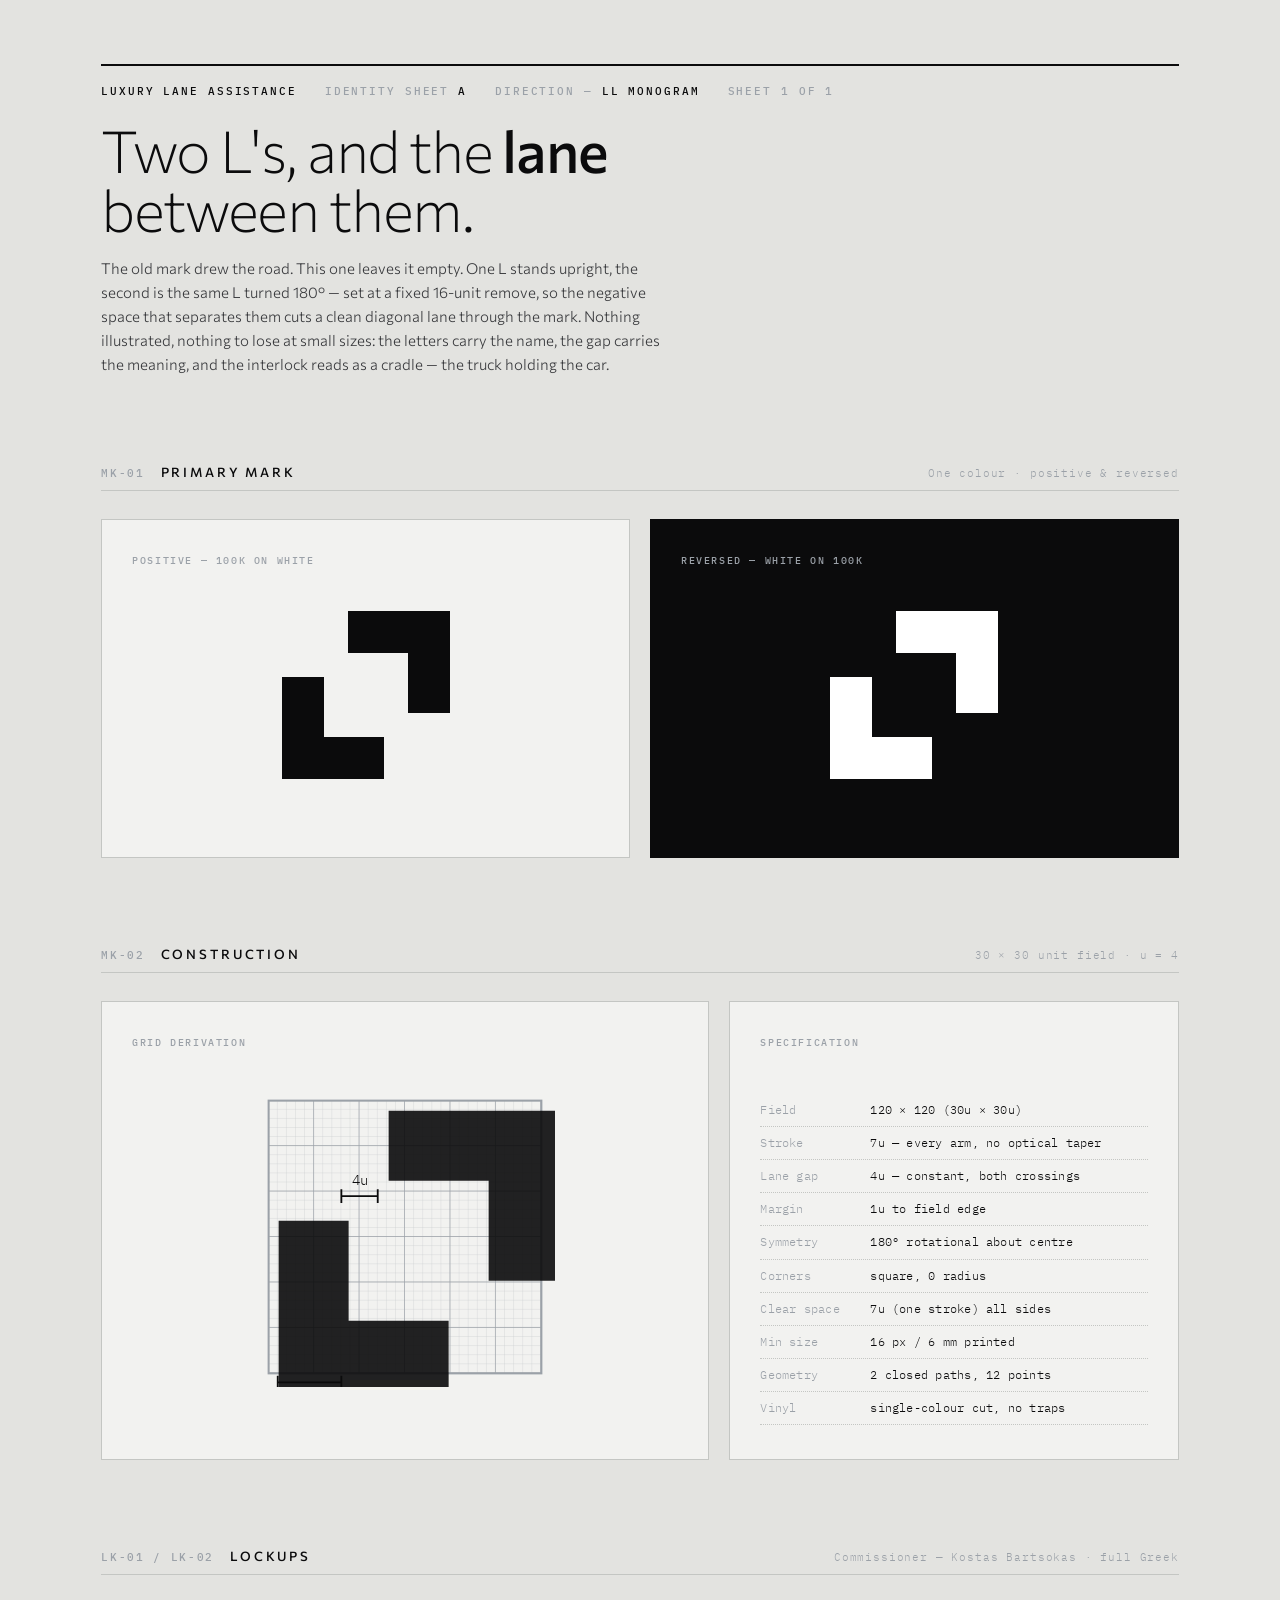
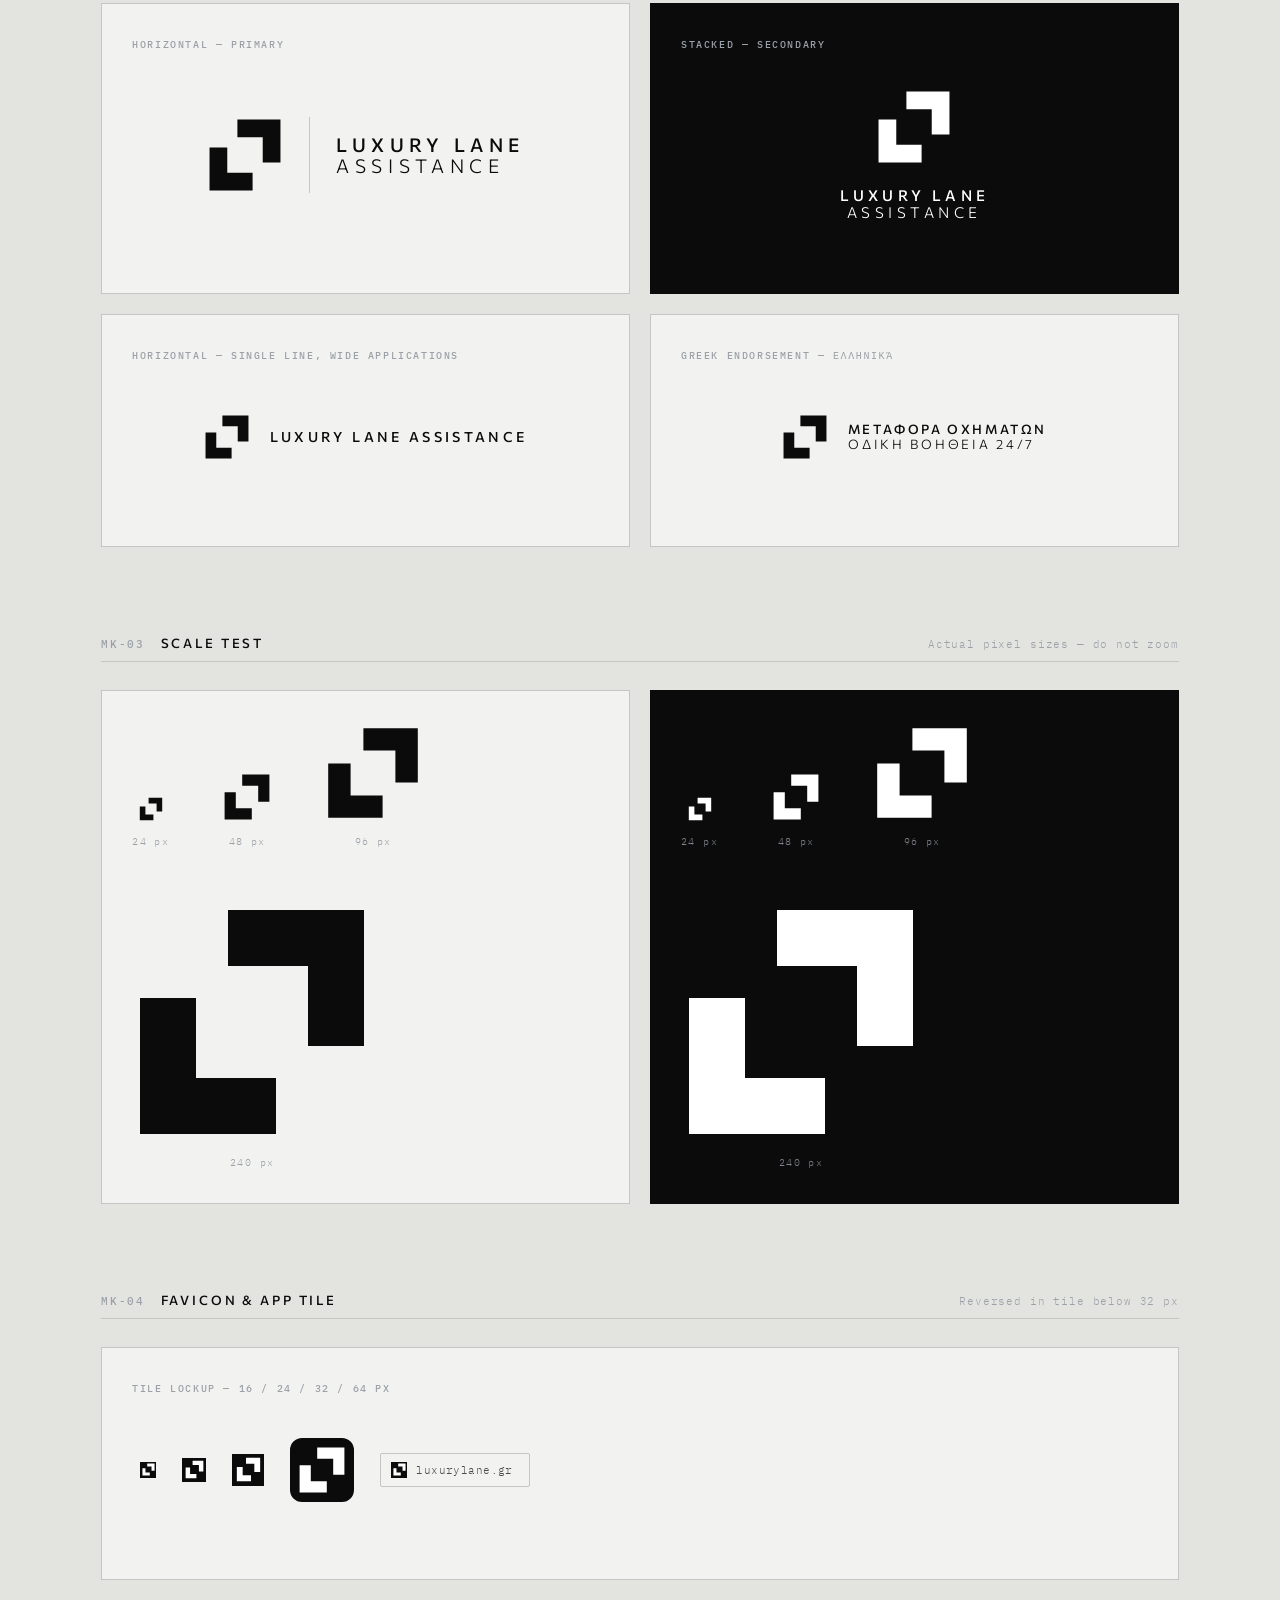
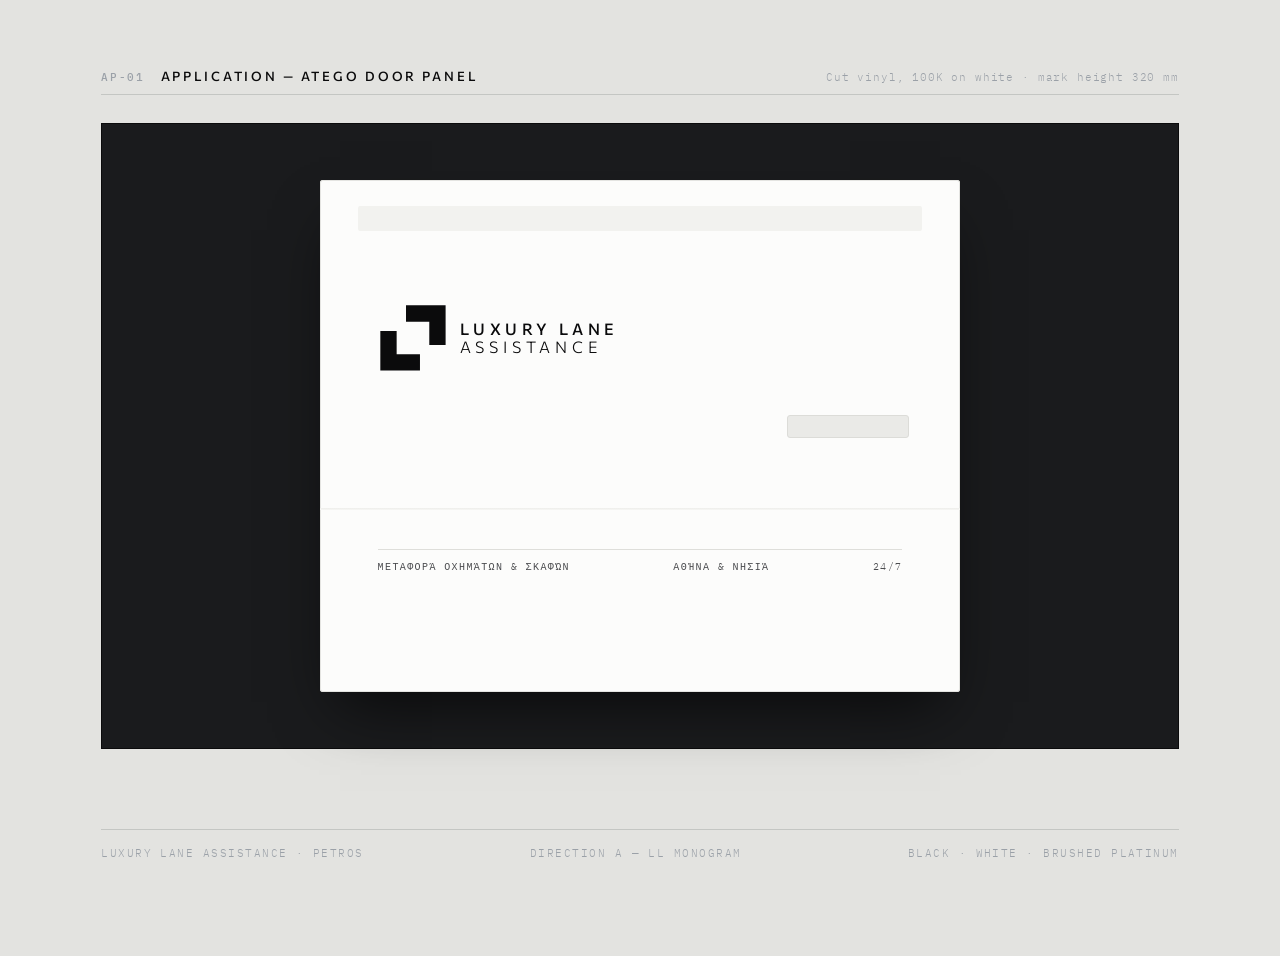
<file: logoA.html>
<!DOCTYPE html>
<html lang="en">
<head>
<meta charset="utf-8">
<meta name="viewport" content="width=device-width, initial-scale=1">
<title>Luxury Lane Assistance — Identity Sheet A / LL Monogram</title>
<link rel="preconnect" href="https://fonts.googleapis.com">
<link rel="preconnect" href="https://fonts.gstatic.com" crossorigin>
<link href="https://fonts.googleapis.com/css2?family=Commissioner:wght@200;300;400;500;600&family=IBM+Plex+Mono:wght@400;500&display=swap" rel="stylesheet">
<style>
  :root{
    --ink:#0B0B0C;
    --paper:#E3E3E0;      /* cool neutral concrete */
    --card:#F2F2F0;
    --line:#C4C6C3;
    --platinum:#9BA1A8;   /* the one metallic: brushed platinum */
    --mono:'IBM Plex Mono',ui-monospace,Menlo,monospace;
    --sans:'Commissioner',system-ui,-apple-system,'Helvetica Neue',sans-serif;
  }
  *{box-sizing:border-box}
  html{-webkit-text-size-adjust:100%}
  body{
    margin:0;background:var(--paper);color:var(--ink);
    font-family:var(--sans);font-weight:300;
    -webkit-font-smoothing:antialiased;
  }
  .sheet{max-width:1180px;margin:0 auto;padding:clamp(24px,5vw,72px) clamp(18px,4vw,56px) 96px}

  /* ---------- sheet header ---------- */
  .masthead{border-top:2px solid var(--ink);padding-top:18px;margin-bottom:56px}
  .meta{
    display:flex;flex-wrap:wrap;gap:8px 28px;
    font-family:var(--mono);font-size:10.5px;font-weight:500;
    letter-spacing:.18em;text-transform:uppercase;color:var(--platinum);
  }
  .meta b{color:var(--ink);font-weight:500}
  h1{
    font-size:clamp(30px,5.4vw,58px);font-weight:200;line-height:1.02;
    letter-spacing:-.02em;margin:22px 0 0;max-width:16ch;
  }
  h1 em{font-style:normal;font-weight:500}
  .deck{
    margin:18px 0 0;max-width:56ch;font-size:15px;line-height:1.6;
    color:#3A3B3E;font-weight:300;
  }

  /* ---------- section scaffolding ---------- */
  .block{margin-top:clamp(48px,8vw,88px)}
  .block-head{
    display:flex;align-items:baseline;gap:16px;
    border-bottom:1px solid var(--line);padding-bottom:10px;margin-bottom:28px;
  }
  .code{
    font-family:var(--mono);font-size:10.5px;font-weight:500;letter-spacing:.16em;
    color:var(--platinum);white-space:nowrap;
  }
  .block-head h2{
    margin:0;font-size:13px;font-weight:500;letter-spacing:.22em;text-transform:uppercase;
  }
  .note{
    margin-left:auto;font-family:var(--mono);font-size:10.5px;letter-spacing:.08em;
    color:var(--platinum);text-align:right;
  }

  .grid{display:grid;gap:20px}
  .card{
    background:var(--card);border:1px solid var(--line);
    padding:34px 30px;display:flex;flex-direction:column;
  }
  .card.dark{background:var(--ink);border-color:var(--ink);color:#fff}
  .card-label{
    font-family:var(--mono);font-size:10px;font-weight:500;letter-spacing:.16em;
    text-transform:uppercase;color:var(--platinum);margin-bottom:auto;
  }
  .card .stage{
    flex:1;display:flex;align-items:center;justify-content:center;
    padding:38px 8px;min-height:150px;
  }

  /* ---------- the mark ---------- */
  .mk{display:block;color:currentColor}
  .card.dark .mk{color:#fff}

  /* ---------- wordmark ---------- */
  .wm{
    font-weight:500;text-transform:uppercase;line-height:1.12;
    letter-spacing:.28em;white-space:nowrap;
  }
  .wm .thin{font-weight:300;letter-spacing:.3em;display:block}

  .lockup-h{display:flex;align-items:center;gap:26px}
  .lockup-h .rule{width:1px;align-self:stretch;background:var(--line)}
  .card.dark .lockup-h .rule{background:#3A3B3E}
  .lockup-v{display:flex;flex-direction:column;align-items:center;gap:22px;text-align:center}

  /* ---------- size ladder ---------- */
  .ladder{
    display:flex;align-items:flex-end;gap:clamp(22px,5vw,54px);
    flex-wrap:wrap;padding:34px 30px;background:var(--card);border:1px solid var(--line);
  }
  .rung{display:flex;flex-direction:column;align-items:center;gap:14px}
  .rung .px{
    font-family:var(--mono);font-size:10px;letter-spacing:.14em;color:var(--platinum);
  }
  .ladder-split{display:grid;gap:20px;grid-template-columns:1fr}
  .ladder.dark{background:var(--ink);border-color:var(--ink);color:#fff}
  .ladder.dark .px{color:#7E848C}

  /* ---------- construction ---------- */
  .construct{display:grid;gap:20px;grid-template-columns:1fr}
  .spec-list{
    font-family:var(--mono);font-size:11.5px;line-height:2.1;letter-spacing:.02em;
    list-style:none;margin:0;padding:0;
  }
  .spec-list li{display:flex;gap:14px;border-bottom:1px dotted var(--line);padding:4px 0}
  .spec-list span:first-child{color:var(--platinum);min-width:96px}

  /* ---------- truck door ---------- */
  .bay{
    background:#1A1B1D;border:1px solid var(--ink);padding:clamp(24px,5vw,56px);
    display:flex;justify-content:center;
  }
  .door{
    width:100%;max-width:640px;aspect-ratio:5/4;background:#FCFCFB;
    border-radius:3px;position:relative;overflow:hidden;
    box-shadow:0 30px 60px -20px rgba(0,0,0,.7), inset 0 0 0 1px #E4E4E1;
  }
  .door::before{ /* body crease */
    content:"";position:absolute;left:0;right:0;top:64%;height:2px;
    background:linear-gradient(#EDEDEA,#F7F7F5);
  }
  .door::after{ /* window rebate */
    content:"";position:absolute;left:6%;right:6%;top:5%;height:5%;
    background:#F2F2EF;border-radius:2px;
  }
  .handle{
    position:absolute;right:8%;top:46%;width:19%;height:4.5%;
    background:#EAEAE7;border:1px solid #DCDCD8;border-radius:3px;
  }
  .door-art{
    position:absolute;left:9%;top:24%;display:flex;align-items:center;gap:5%;
    color:var(--ink);
  }
  .door-art .mk{width:clamp(48px,11vw,82px);height:auto}
  .door-wm{font-size:clamp(11px,2.05vw,16px)}
  .door-strip{
    position:absolute;left:9%;right:9%;top:72%;
    display:flex;justify-content:space-between;align-items:center;gap:12px;
    font-family:var(--mono);font-size:clamp(7.5px,1.28vw,10px);
    letter-spacing:.14em;text-transform:uppercase;color:#4A4B4E;
    border-top:1px solid #DEDEDA;padding-top:10px;
  }

  /* ---------- favicon row ---------- */
  .fav{display:flex;align-items:center;gap:26px;flex-wrap:wrap}
  .chip{
    background:var(--ink);display:flex;align-items:center;justify-content:center;
    color:#fff;flex:none;
  }
  .browser{
    display:flex;align-items:center;gap:9px;background:#F2F2F0;border:1px solid var(--line);
    padding:8px 16px 8px 10px;border-radius:2px;
    font-family:var(--mono);font-size:11px;color:#4A4B4E;letter-spacing:.04em;
  }

  .foot{
    margin-top:80px;border-top:1px solid var(--line);padding-top:16px;
    font-family:var(--mono);font-size:10.5px;letter-spacing:.14em;
    text-transform:uppercase;color:var(--platinum);
    display:flex;justify-content:space-between;gap:16px;flex-wrap:wrap;
  }

  @media (min-width:760px){
    .grid.two{grid-template-columns:1fr 1fr}
    .grid.three{grid-template-columns:repeat(3,1fr)}
    .ladder-split{grid-template-columns:1fr 1fr}
    .construct{grid-template-columns:1.15fr .85fr}
  }

  .reveal{animation:rise .7s cubic-bezier(.22,.7,.3,1) both}
  @keyframes rise{from{opacity:0;transform:translateY(10px)}to{opacity:1;transform:none}}
  @media (prefers-reduced-motion:reduce){.reveal{animation:none}}
</style>
</head>
<body>

<!-- ============ THE MARK: two hand-written paths, one colour, no gradients ============ -->
<svg width="0" height="0" style="position:absolute" aria-hidden="true">
  <symbol id="lla-mark" viewBox="0 0 120 120">
    <!-- L, upright: stem 4–32 x, foot 4–72 x -->
    <path d="M4 48 H32 V88 H72 V116 H4 Z" fill="currentColor"/>
    <!-- L, rotated 180° about (60,60) -->
    <path d="M116 72 H88 V32 H48 V4 H116 Z" fill="currentColor"/>
  </symbol>
</svg>

<main class="sheet reveal">

  <header class="masthead">
    <div class="meta">
      <span><b>LUXURY LANE ASSISTANCE</b></span>
      <span>Identity sheet <b>A</b></span>
      <span>Direction — <b>LL monogram</b></span>
      <span>Sheet 1 of 1</span>
    </div>
    <h1>Two L's, and the <em>lane</em> between them.</h1>
    <p class="deck">The old mark drew the road. This one leaves it empty. One L stands upright, the second is the
      same L turned 180° — set at a fixed 16-unit remove, so the negative space that separates them cuts a clean
      diagonal lane through the mark. Nothing illustrated, nothing to lose at small sizes: the letters carry the
      name, the gap carries the meaning, and the interlock reads as a cradle — the truck holding the car.</p>
  </header>

  <!-- ============ 01 MARK ============ -->
  <section class="block">
    <div class="block-head">
      <span class="code">MK-01</span>
      <h2>Primary mark</h2>
      <span class="note">One colour · positive &amp; reversed</span>
    </div>
    <div class="grid two">
      <div class="card">
        <span class="card-label">Positive — 100K on white</span>
        <div class="stage"><svg class="mk" width="180" height="180" role="img" aria-label="Luxury Lane Assistance monogram"><use href="#lla-mark"/></svg></div>
      </div>
      <div class="card dark">
        <span class="card-label">Reversed — white on 100K</span>
        <div class="stage"><svg class="mk" width="180" height="180" role="img" aria-label="Luxury Lane Assistance monogram reversed"><use href="#lla-mark"/></svg></div>
      </div>
    </div>
  </section>

  <!-- ============ 02 CONSTRUCTION ============ -->
  <section class="block">
    <div class="block-head">
      <span class="code">MK-02</span>
      <h2>Construction</h2>
      <span class="note">30 × 30 unit field · u = 4</span>
    </div>
    <div class="construct">
      <div class="card">
        <span class="card-label">Grid derivation</span>
        <div class="stage">
          <svg width="300" height="300" viewBox="-6 -6 132 132" role="img" aria-label="Monogram construction grid">
            <defs>
              <pattern id="g4" width="4" height="4" patternUnits="userSpaceOnUse">
                <path d="M4 0 V4 M0 4 H4" fill="none" stroke="#C8CBCE" stroke-width=".3"/>
              </pattern>
              <pattern id="g20" width="20" height="20" patternUnits="userSpaceOnUse">
                <path d="M20 0 V20 M0 20 H20" fill="none" stroke="#9BA1A8" stroke-width=".6"/>
              </pattern>
            </defs>
            <rect x="0" y="0" width="120" height="120" fill="url(#g4)"/>
            <rect x="0" y="0" width="120" height="120" fill="url(#g20)"/>
            <rect x="0" y="0" width="120" height="120" fill="none" stroke="#9BA1A8" stroke-width=".9"/>
            <use href="#lla-mark" color="#0B0B0C" opacity=".9"/>
            <!-- dimension callouts -->
            <path d="M32 42 H48" stroke="#0B0B0C" stroke-width=".8"/>
            <path d="M32 39 V45 M48 39 V45" stroke="#0B0B0C" stroke-width=".8"/>
            <path d="M4 124 H32" stroke="#0B0B0C" stroke-width=".8"/>
            <path d="M4 121 V127 M32 121 V127" stroke="#0B0B0C" stroke-width=".8"/>
            <text x="40" y="37" text-anchor="middle" font-family="IBM Plex Mono, monospace" font-size="6" fill="#0B0B0C">4u</text>
            <text x="18" y="133" text-anchor="middle" font-family="IBM Plex Mono, monospace" font-size="6" fill="#0B0B0C">7u</text>
          </svg>
        </div>
      </div>
      <div class="card">
        <span class="card-label">Specification</span>
        <ul class="spec-list" style="margin-top:26px">
          <li><span>Field</span><span>120 × 120 (30u × 30u)</span></li>
          <li><span>Stroke</span><span>7u — every arm, no optical taper</span></li>
          <li><span>Lane gap</span><span>4u — constant, both crossings</span></li>
          <li><span>Margin</span><span>1u to field edge</span></li>
          <li><span>Symmetry</span><span>180° rotational about centre</span></li>
          <li><span>Corners</span><span>square, 0 radius</span></li>
          <li><span>Clear space</span><span>7u (one stroke) all sides</span></li>
          <li><span>Min size</span><span>16 px / 6 mm printed</span></li>
          <li><span>Geometry</span><span>2 closed paths, 12 points</span></li>
          <li><span>Vinyl</span><span>single-colour cut, no traps</span></li>
        </ul>
      </div>
    </div>
  </section>

  <!-- ============ 03 LOCKUPS ============ -->
  <section class="block">
    <div class="block-head">
      <span class="code">LK-01 / LK-02</span>
      <h2>Lockups</h2>
      <span class="note">Commissioner — Kostas Bartsokas · full Greek</span>
    </div>
    <div class="grid two">
      <div class="card">
        <span class="card-label">Horizontal — primary</span>
        <div class="stage">
          <div class="lockup-h">
            <svg class="mk" width="76" height="76"><use href="#lla-mark"/></svg>
            <span class="rule"></span>
            <div class="wm" style="font-size:19px">LUXURY LANE<span class="thin">ASSISTANCE</span></div>
          </div>
        </div>
      </div>
      <div class="card dark">
        <span class="card-label">Stacked — secondary</span>
        <div class="stage">
          <div class="lockup-v">
            <svg class="mk" width="76" height="76"><use href="#lla-mark"/></svg>
            <div class="wm" style="font-size:15px">LUXURY LANE<span class="thin">ASSISTANCE</span></div>
          </div>
        </div>
      </div>
    </div>
    <div class="grid two" style="margin-top:20px">
      <div class="card">
        <span class="card-label">Horizontal — single line, wide applications</span>
        <div class="stage">
          <div class="lockup-h" style="gap:20px">
            <svg class="mk" width="46" height="46"><use href="#lla-mark"/></svg>
            <div class="wm" style="font-size:14px;letter-spacing:.24em">LUXURY LANE ASSISTANCE</div>
          </div>
        </div>
      </div>
      <div class="card">
        <span class="card-label">Greek endorsement — Ελληνικά</span>
        <div class="stage">
          <div class="lockup-h" style="gap:20px">
            <svg class="mk" width="46" height="46"><use href="#lla-mark"/></svg>
            <div class="wm" style="font-size:13px;letter-spacing:.2em">ΜΕΤΑΦΟΡΑ ΟΧΗΜΑΤΩΝ<span class="thin" style="letter-spacing:.22em">ΟΔΙΚΗ ΒΟΗΘΕΙΑ 24/7</span></div>
          </div>
        </div>
      </div>
    </div>
  </section>

  <!-- ============ 04 SCALE ============ -->
  <section class="block">
    <div class="block-head">
      <span class="code">MK-03</span>
      <h2>Scale test</h2>
      <span class="note">Actual pixel sizes — do not zoom</span>
    </div>
    <div class="ladder-split">
      <div class="ladder">
        <div class="rung"><svg class="mk" width="24" height="24"><use href="#lla-mark"/></svg><span class="px">24 px</span></div>
        <div class="rung"><svg class="mk" width="48" height="48"><use href="#lla-mark"/></svg><span class="px">48 px</span></div>
        <div class="rung"><svg class="mk" width="96" height="96"><use href="#lla-mark"/></svg><span class="px">96 px</span></div>
        <div class="rung"><svg class="mk" width="240" height="240"><use href="#lla-mark"/></svg><span class="px">240 px</span></div>
      </div>
      <div class="ladder dark">
        <div class="rung"><svg class="mk" width="24" height="24"><use href="#lla-mark"/></svg><span class="px">24 px</span></div>
        <div class="rung"><svg class="mk" width="48" height="48"><use href="#lla-mark"/></svg><span class="px">48 px</span></div>
        <div class="rung"><svg class="mk" width="96" height="96"><use href="#lla-mark"/></svg><span class="px">96 px</span></div>
        <div class="rung"><svg class="mk" width="240" height="240"><use href="#lla-mark"/></svg><span class="px">240 px</span></div>
      </div>
    </div>
  </section>

  <!-- ============ 05 FAVICON ============ -->
  <section class="block">
    <div class="block-head">
      <span class="code">MK-04</span>
      <h2>Favicon &amp; app tile</h2>
      <span class="note">Reversed in tile below 32 px</span>
    </div>
    <div class="card">
      <span class="card-label">Tile lockup — 16 / 24 / 32 / 64 px</span>
      <div class="stage fav" style="justify-content:flex-start">
        <div class="chip" style="width:16px;height:16px"><svg class="mk" width="13" height="13"><use href="#lla-mark"/></svg></div>
        <div class="chip" style="width:24px;height:24px"><svg class="mk" width="19" height="19"><use href="#lla-mark"/></svg></div>
        <div class="chip" style="width:32px;height:32px"><svg class="mk" width="25" height="25"><use href="#lla-mark"/></svg></div>
        <div class="chip" style="width:64px;height:64px;border-radius:12px"><svg class="mk" width="48" height="48"><use href="#lla-mark"/></svg></div>
        <div class="browser">
          <div class="chip" style="width:16px;height:16px"><svg class="mk" width="13" height="13"><use href="#lla-mark"/></svg></div>
          <span>luxurylane.gr</span>
        </div>
      </div>
    </div>
  </section>

  <!-- ============ 06 APPLICATION ============ -->
  <section class="block">
    <div class="block-head">
      <span class="code">AP-01</span>
      <h2>Application — Atego door panel</h2>
      <span class="note">Cut vinyl, 100K on white · mark height 320 mm</span>
    </div>
    <div class="bay">
      <div class="door">
        <div class="handle"></div>
        <div class="door-art">
          <svg class="mk" viewBox="0 0 120 120" role="img" aria-label="Luxury Lane Assistance"><use href="#lla-mark"/></svg>
          <div class="wm door-wm">LUXURY LANE<span class="thin">ASSISTANCE</span></div>
        </div>
        <div class="door-strip">
          <span>Μεταφορά οχημάτων &amp; σκαφών</span>
          <span>Αθήνα &amp; νησιά</span>
          <span>24/7</span>
        </div>
      </div>
    </div>
  </section>

  <footer class="foot">
    <span>Luxury Lane Assistance · Petros</span>
    <span>Direction A — LL monogram</span>
    <span>Black · White · Brushed platinum</span>
  </footer>

</main>
</body>
</html>
</file>
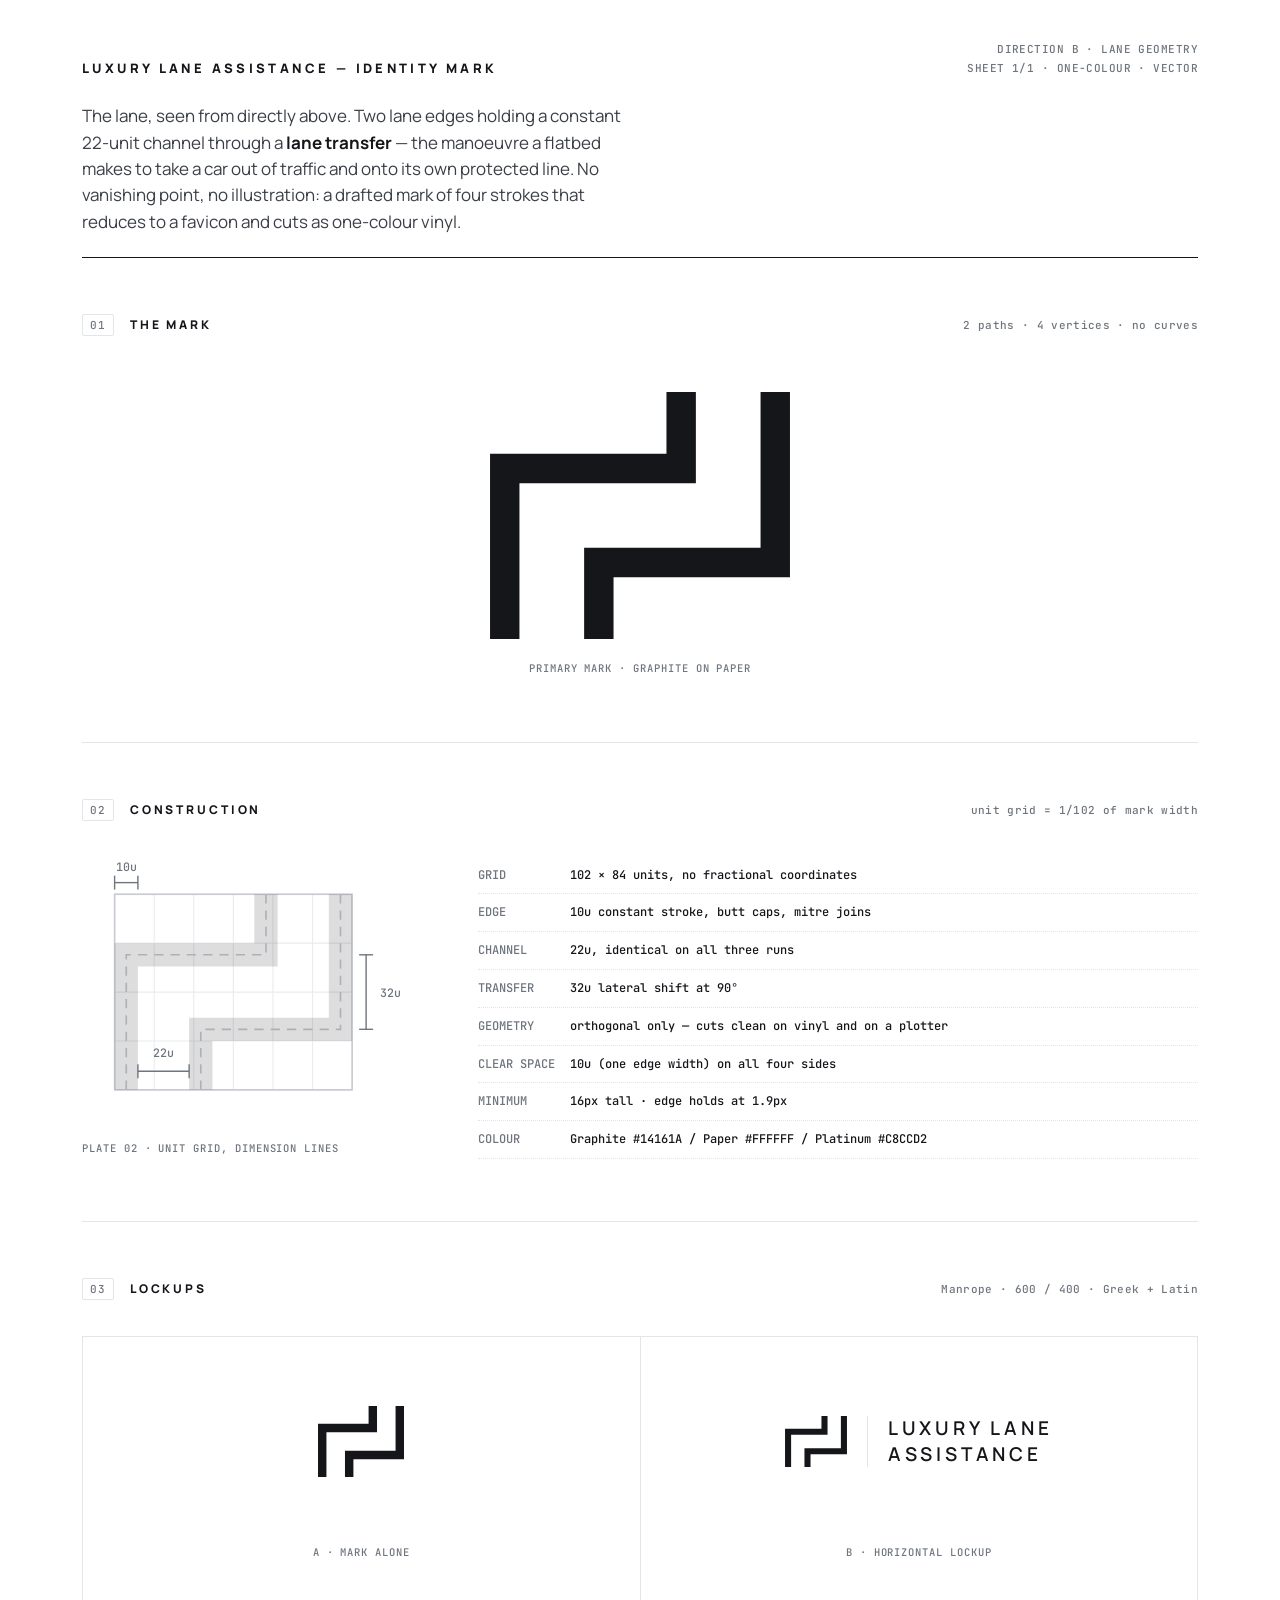
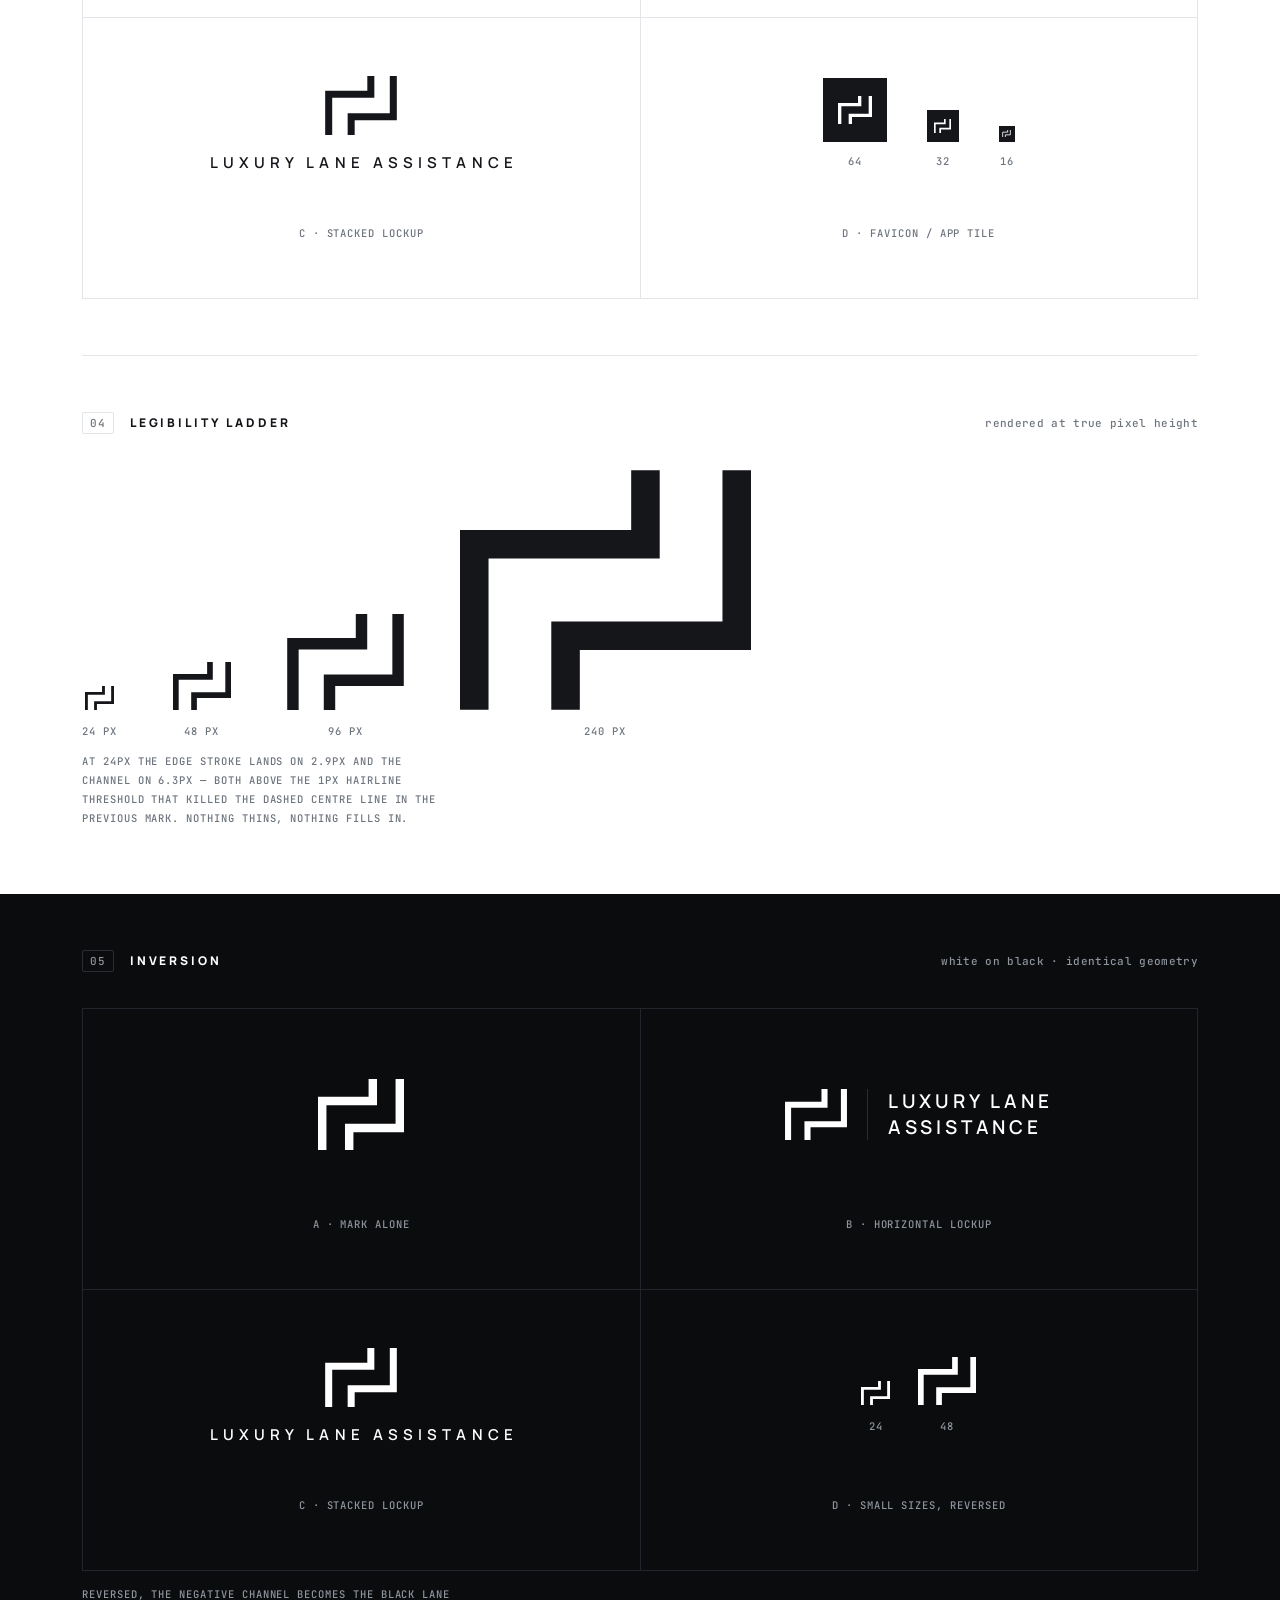
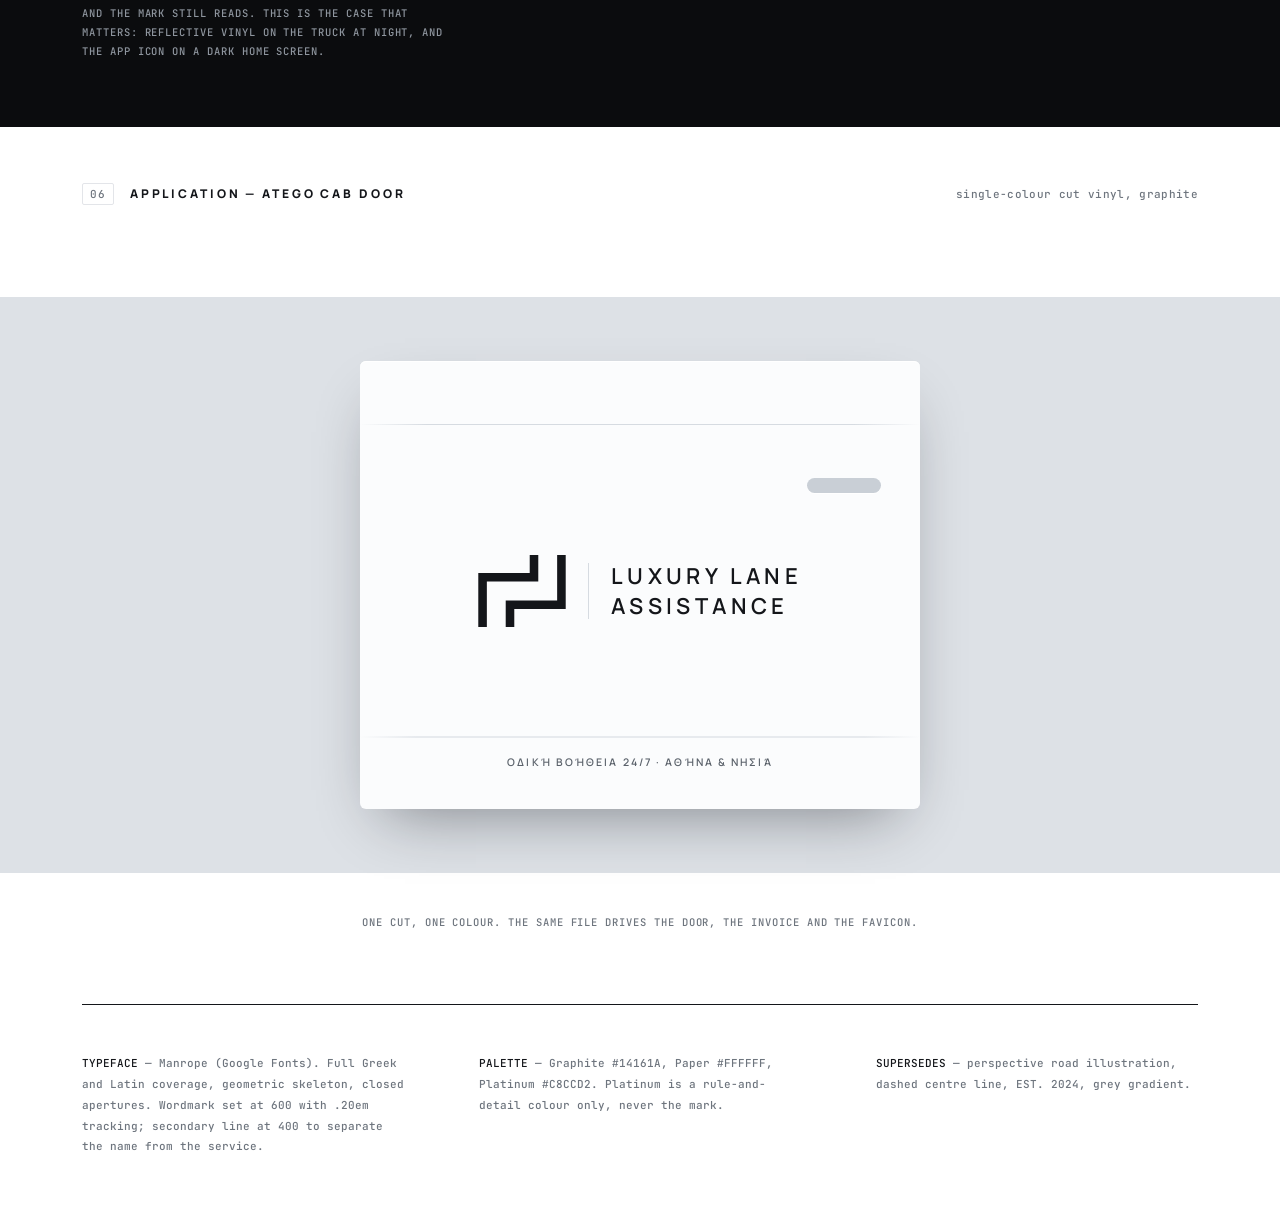
<file: logoB.html>
<!DOCTYPE html>
<html lang="en">
<head>
<meta charset="utf-8">
<meta name="viewport" content="width=device-width, initial-scale=1">
<title>Luxury Lane Assistance — Identity Mark / Direction B: Lane Geometry</title>
<link rel="preconnect" href="https://fonts.googleapis.com">
<link rel="preconnect" href="https://fonts.gstatic.com" crossorigin>
<link href="https://fonts.googleapis.com/css2?family=Manrope:wght@400;500;600;700;800&family=JetBrains+Mono:wght@400;500&display=swap" rel="stylesheet">
<style>
  :root{
    --graphite:#14161A;
    --deep:#0B0C0E;
    --paper:#FFFFFF;
    --platinum:#C8CCD2;
    --steel:#6E757E;
    --rule:#E3E5E9;
    --mono:"JetBrains Mono",ui-monospace,SFMono-Regular,Menlo,monospace;
    --sans:"Manrope",system-ui,-apple-system,sans-serif;
  }
  *{box-sizing:border-box}
  html{-webkit-text-size-adjust:100%}
  body{
    margin:0;
    background:var(--paper);
    color:var(--graphite);
    font-family:var(--sans);
    font-weight:500;
    -webkit-font-smoothing:antialiased;
  }
  .wrap{max-width:1180px;margin:0 auto;padding:0 32px}

  /* ---------- masthead ---------- */
  .masthead{border-bottom:1px solid var(--graphite);padding:40px 0 22px;margin-bottom:0}
  .masthead-top{display:flex;justify-content:space-between;align-items:flex-end;gap:24px;flex-wrap:wrap}
  .doc-title{font-size:13px;font-weight:800;letter-spacing:.26em;text-transform:uppercase;margin:0}
  .doc-meta{font-family:var(--mono);font-size:11px;color:var(--steel);letter-spacing:.04em;text-align:right;line-height:1.7}
  .doc-lede{margin:26px 0 0;max-width:56ch;font-size:17px;line-height:1.55;font-weight:400;color:#3A3F47}
  .doc-lede b{font-weight:700;color:var(--graphite)}

  /* ---------- plate system ---------- */
  .plate{border-bottom:1px solid var(--rule);padding:56px 0}
  .plate:last-of-type{border-bottom:0}
  .plate-head{display:flex;align-items:baseline;gap:16px;margin-bottom:36px}
  .plate-num{font-family:var(--mono);font-size:11px;color:var(--platinum);letter-spacing:.08em;
    border:1px solid var(--rule);padding:3px 7px;border-radius:2px;color:var(--steel)}
  .plate-title{font-size:12px;font-weight:800;letter-spacing:.24em;text-transform:uppercase;margin:0}
  .plate-note{font-family:var(--mono);font-size:11px;color:var(--steel);margin-left:auto;letter-spacing:.03em}

  .cap{font-family:var(--mono);font-size:10.5px;letter-spacing:.09em;text-transform:uppercase;color:var(--steel);margin-top:14px}

  /* ---------- the mark ---------- */
  .markbox{display:inline-flex;align-items:center;justify-content:center}
  svg{display:block}

  /* ---------- lockups ---------- */
  .lockups{display:grid;grid-template-columns:repeat(2,1fr);gap:1px;background:var(--rule);border:1px solid var(--rule)}
  @media (max-width:560px){.lockups{grid-template-columns:1fr}}
  .lock{background:var(--paper);padding:48px 32px;display:flex;flex-direction:column;align-items:center;justify-content:space-between;gap:32px;min-height:280px}
  .lock .art{flex:1;display:flex;align-items:center;justify-content:center;width:100%}

  /* wordmark typography — the brand setting */
  .wm{font-family:var(--sans);font-weight:600;text-transform:uppercase;line-height:1;white-space:nowrap}
  .wm-h{font-size:19px;letter-spacing:.20em}
  .wm-h .thin{font-weight:400;color:var(--steel)}
  .wm-s{font-size:15px;letter-spacing:.34em;text-indent:.34em}

  .lockup-h{display:flex;align-items:center;gap:20px}
  .lockup-h .bar{width:1px;align-self:stretch;background:var(--rule)}
  .lockup-h .txt{display:flex;flex-direction:column;gap:7px}
  .lockup-s{display:flex;flex-direction:column;align-items:center;gap:20px}

  /* ---------- size ladder ---------- */
  .ladder{display:flex;align-items:flex-end;gap:56px;flex-wrap:wrap}
  .rung{display:flex;flex-direction:column;align-items:center;gap:14px}
  .rung .cap{margin-top:0}

  /* ---------- inversion ---------- */
  .invert{background:var(--deep);color:var(--paper)}
  .invert .plate-title,.invert .doc-title{color:var(--paper)}
  .invert .cap,.invert .plate-note{color:#8E959E}
  .invert .plate-num{border-color:#2A2E34;color:#8E959E}
  .invert .lockups{background:#22262C;border-color:#22262C}
  .invert .lock{background:var(--deep)}
  .invert .lockup-h .bar{background:#2A2E34}
  .invert .wm-h .thin{color:#9AA1AA}
  .invert .plate{border-bottom-color:#22262C}

  /* ---------- construction ---------- */
  .constr{display:grid;grid-template-columns:minmax(0,340px) 1fr;gap:56px;align-items:start}
  .spec{list-style:none;margin:0;padding:0;font-family:var(--mono);font-size:12px;line-height:1.9;color:#3A3F47}
  .spec li{display:flex;gap:14px;border-bottom:1px dotted var(--rule);padding:7px 0}
  .spec b{color:var(--platinum);color:var(--steel);font-weight:500;min-width:78px}
  .spec span{color:var(--graphite)}

  /* ---------- truck door mock ---------- */
  .truck{background:#DDE1E6;padding:64px 40px;display:flex;justify-content:center}
  .door{
    width:min(560px,100%);aspect-ratio:5/4;background:#FBFCFD;border-radius:6px;position:relative;
    box-shadow:0 1px 0 #fff inset, 0 26px 60px -24px rgba(10,14,20,.45);
    display:flex;flex-direction:column;justify-content:center;align-items:center;gap:0;
    overflow:hidden;
  }
  .door::before{ /* panel seam */
    content:"";position:absolute;left:0;right:0;top:14%;height:1px;background:linear-gradient(90deg,transparent,#D6DBE1 12%,#D6DBE1 88%,transparent);
  }
  .door::after{ /* lower body swage */
    content:"";position:absolute;left:0;right:0;bottom:16%;height:2px;background:linear-gradient(90deg,transparent,#E7EAEE 10%,#E7EAEE 90%,transparent);
  }
  .handle{position:absolute;right:7%;top:26%;width:74px;height:15px;border-radius:8px;background:#C9CFD6;box-shadow:0 1px 0 #fff}
  .door-art{display:flex;align-items:center;gap:22px;margin-top:2%}
  .door-art .bar{width:1px;height:56px;background:#D6DBE1}
  .door-sub{position:absolute;bottom:9%;left:0;right:0;text-align:center;
    font-family:var(--sans);font-size:10.5px;font-weight:600;letter-spacing:.2em;color:#5B626B;text-transform:uppercase}

  /* ---------- footer ---------- */
  .foot{padding:48px 0 72px;font-family:var(--mono);font-size:11px;color:var(--steel);line-height:1.9;
    display:flex;justify-content:space-between;gap:32px;flex-wrap:wrap;border-top:1px solid var(--graphite);margin-top:8px}
  .foot p{margin:0;max-width:46ch}

  .favrow{display:flex;align-items:flex-end;gap:40px;flex-wrap:wrap}
  .fav{display:flex;flex-direction:column;align-items:center;gap:12px}
  .favtile{background:var(--graphite);display:flex;align-items:center;justify-content:center}
  .favtile.lite{background:var(--paper);border:1px solid var(--rule)}

  @media (max-width:760px){
    .wrap{padding:0 20px}
    .constr{grid-template-columns:1fr;gap:36px}
    .ladder{gap:32px}
  }
  @media (prefers-reduced-motion:no-preference){
    .lock,.rung{transition:opacity .2s}
  }
</style>
</head>
<body>

<!-- ============ MARK DEFINITION (single source of truth) ============ -->
<svg width="0" height="0" style="position:absolute" aria-hidden="true">
  <defs>
    <!-- LLA "Lane Transfer" mark. Plan view. Two constant-width lane edges.
         Grid: 102 x 84 units. Edge stroke 10u. Lane channel 22u. -->
    <symbol id="lla" viewBox="0 0 102 84">
      <g fill="none" stroke="currentColor" stroke-width="10" stroke-linecap="butt" stroke-linejoin="miter" stroke-miterlimit="10">
        <path d="M5 84 V26 H65 V0"/>
        <path d="M37 84 V58 H97 V0"/>
      </g>
    </symbol>
  </defs>
</svg>

<div class="wrap">

  <header class="masthead">
    <div class="masthead-top">
      <h1 class="doc-title">Luxury Lane Assistance — Identity Mark</h1>
      <div class="doc-meta">
        DIRECTION B · LANE GEOMETRY<br>
        SHEET 1/1 · ONE-COLOUR · VECTOR
      </div>
    </div>
    <p class="doc-lede">The lane, seen from directly above. Two lane edges holding a constant 22-unit channel through a
      <b>lane transfer</b> — the manoeuvre a flatbed makes to take a car out of traffic and onto its own protected line.
      No vanishing point, no illustration: a drafted mark of four strokes that reduces to a favicon and cuts as one-colour vinyl.</p>
  </header>

  <!-- ============ 01 · THE MARK ============ -->
  <section class="plate">
    <div class="plate-head">
      <span class="plate-num">01</span>
      <h2 class="plate-title">The mark</h2>
      <span class="plate-note">2 paths · 4 vertices · no curves</span>
    </div>
    <div style="display:flex;align-items:center;justify-content:center;padding:20px 0 8px">
      <span class="markbox" style="color:var(--graphite)"><svg width="300" height="247"><use href="#lla"/></svg></span>
    </div>
    <p class="cap" style="text-align:center">Primary mark · graphite on paper</p>
  </section>

  <!-- ============ 02 · CONSTRUCTION ============ -->
  <section class="plate">
    <div class="plate-head">
      <span class="plate-num">02</span>
      <h2 class="plate-title">Construction</h2>
      <span class="plate-note">unit grid = 1/102 of mark width</span>
    </div>
    <div class="constr">
      <div>
        <svg width="100%" viewBox="-14 -16 146 116" role="img" aria-label="Construction drawing of the mark on a unit grid">
          <!-- grid -->
          <g stroke="#EAECEF" stroke-width="0.5">
            <path d="M0 0V84M17 0V84M34 0V84M51 0V84M68 0V84M85 0V84M102 0V84"/>
            <path d="M0 0H102M0 21H102M0 42H102M0 63H102M0 84H102"/>
          </g>
          <!-- bounding box -->
          <rect x="0" y="0" width="102" height="84" fill="none" stroke="#C8CCD2" stroke-width="0.7"/>
          <!-- centrelines of each lane edge -->
          <g fill="none" stroke="#C8CCD2" stroke-width="0.7" stroke-dasharray="4 3">
            <path d="M5 84 V26 H65 V0"/>
            <path d="M37 84 V58 H97 V0"/>
          </g>
          <!-- the mark itself, light so the drafting reads -->
          <g fill="none" stroke="#14161A" stroke-width="10" opacity="0.14">
            <path d="M5 84 V26 H65 V0"/>
            <path d="M37 84 V58 H97 V0"/>
          </g>
          <!-- dimension: lane channel 22u -->
          <g stroke="#6E757E" stroke-width="0.6">
            <path d="M10 76 H32"/><path d="M10 73 V79"/><path d="M32 73 V79"/>
          </g>
          <text x="21" y="70" font-family="JetBrains Mono, monospace" font-size="5" fill="#6E757E" text-anchor="middle">22u</text>
          <!-- dimension: edge 10u -->
          <g stroke="#6E757E" stroke-width="0.6">
            <path d="M0 -5 H10"/><path d="M0 -8 V-2"/><path d="M10 -8 V-2"/>
          </g>
          <text x="5" y="-10" font-family="JetBrains Mono, monospace" font-size="5" fill="#6E757E" text-anchor="middle">10u</text>
          <!-- transfer offset 32u -->
          <g stroke="#6E757E" stroke-width="0.6">
            <path d="M108 26 V58"/><path d="M105 26 H111"/><path d="M105 58 H111"/>
          </g>
          <text x="114" y="44" font-family="JetBrains Mono, monospace" font-size="5" fill="#6E757E">32u</text>
        </svg>
        <p class="cap">Plate 02 · unit grid, dimension lines</p>
      </div>
      <ul class="spec">
        <li><b>GRID</b><span>102 × 84 units, no fractional coordinates</span></li>
        <li><b>EDGE</b><span>10u constant stroke, butt caps, mitre joins</span></li>
        <li><b>CHANNEL</b><span>22u, identical on all three runs</span></li>
        <li><b>TRANSFER</b><span>32u lateral shift at 90°</span></li>
        <li><b>GEOMETRY</b><span>orthogonal only — cuts clean on vinyl and on a plotter</span></li>
        <li><b>CLEAR SPACE</b><span>10u (one edge width) on all four sides</span></li>
        <li><b>MINIMUM</b><span>16px tall · edge holds at 1.9px</span></li>
        <li><b>COLOUR</b><span>Graphite #14161A / Paper #FFFFFF / Platinum #C8CCD2</span></li>
      </ul>
    </div>
  </section>

  <!-- ============ 03 · LOCKUPS ============ -->
  <section class="plate">
    <div class="plate-head">
      <span class="plate-num">03</span>
      <h2 class="plate-title">Lockups</h2>
      <span class="plate-note">Manrope · 600 / 400 · Greek + Latin</span>
    </div>
    <div class="lockups">
      <div class="lock">
        <div class="art"><span class="markbox" style="color:var(--graphite)"><svg width="86" height="71"><use href="#lla"/></svg></span></div>
        <p class="cap">A · Mark alone</p>
      </div>
      <div class="lock">
        <div class="art">
          <div class="lockup-h">
            <span class="markbox" style="color:var(--graphite)"><svg width="62" height="51"><use href="#lla"/></svg></span>
            <span class="bar"></span>
            <span class="txt">
              <span class="wm wm-h">Luxury Lane</span>
              <span class="wm wm-h thin">Assistance</span>
            </span>
          </div>
        </div>
        <p class="cap">B · Horizontal lockup</p>
      </div>
      <div class="lock">
        <div class="art">
          <div class="lockup-s">
            <span class="markbox" style="color:var(--graphite)"><svg width="72" height="59"><use href="#lla"/></svg></span>
            <span class="wm wm-s">Luxury Lane Assistance</span>
          </div>
        </div>
        <p class="cap">C · Stacked lockup</p>
      </div>
      <div class="lock">
        <div class="art">
          <div class="favrow" style="justify-content:center">
            <div class="fav">
              <span class="favtile" style="width:64px;height:64px;color:var(--paper)"><svg width="34" height="28"><use href="#lla"/></svg></span>
              <span class="cap" style="margin:0">64</span>
            </div>
            <div class="fav">
              <span class="favtile" style="width:32px;height:32px;color:var(--paper)"><svg width="17" height="14"><use href="#lla"/></svg></span>
              <span class="cap" style="margin:0">32</span>
            </div>
            <div class="fav">
              <span class="favtile" style="width:16px;height:16px;color:var(--paper)"><svg width="9" height="7"><use href="#lla"/></svg></span>
              <span class="cap" style="margin:0">16</span>
            </div>
          </div>
        </div>
        <p class="cap">D · Favicon / app tile</p>
      </div>
    </div>
  </section>

  <!-- ============ 04 · SIZE LADDER ============ -->
  <section class="plate">
    <div class="plate-head">
      <span class="plate-num">04</span>
      <h2 class="plate-title">Legibility ladder</h2>
      <span class="plate-note">rendered at true pixel height</span>
    </div>
    <div class="ladder">
      <div class="rung"><span class="markbox" style="color:var(--graphite)"><svg width="29" height="24"><use href="#lla"/></svg></span><span class="cap">24 px</span></div>
      <div class="rung"><span class="markbox" style="color:var(--graphite)"><svg width="58" height="48"><use href="#lla"/></svg></span><span class="cap">48 px</span></div>
      <div class="rung"><span class="markbox" style="color:var(--graphite)"><svg width="117" height="96"><use href="#lla"/></svg></span><span class="cap">96 px</span></div>
      <div class="rung"><span class="markbox" style="color:var(--graphite)"><svg width="291" height="240"><use href="#lla"/></svg></span><span class="cap">240 px</span></div>
    </div>
    <p class="cap" style="max-width:60ch;line-height:1.8">At 24px the edge stroke lands on 2.9px and the channel on 6.3px — both above the
      1px hairline threshold that killed the dashed centre line in the previous mark. Nothing thins, nothing fills in.</p>
  </section>
</div>

<!-- ============ 05 · INVERSION ============ -->
<div class="invert">
  <div class="wrap">
    <section class="plate">
      <div class="plate-head">
        <span class="plate-num">05</span>
        <h2 class="plate-title">Inversion</h2>
        <span class="plate-note">white on black · identical geometry</span>
      </div>
      <div class="lockups">
        <div class="lock">
          <div class="art"><span class="markbox" style="color:var(--paper)"><svg width="86" height="71"><use href="#lla"/></svg></span></div>
          <p class="cap">A · Mark alone</p>
        </div>
        <div class="lock">
          <div class="art">
            <div class="lockup-h" style="color:var(--paper)">
              <span class="markbox"><svg width="62" height="51"><use href="#lla"/></svg></span>
              <span class="bar"></span>
              <span class="txt">
                <span class="wm wm-h">Luxury Lane</span>
                <span class="wm wm-h thin">Assistance</span>
              </span>
            </div>
          </div>
          <p class="cap">B · Horizontal lockup</p>
        </div>
        <div class="lock">
          <div class="art">
            <div class="lockup-s" style="color:var(--paper)">
              <span class="markbox"><svg width="72" height="59"><use href="#lla"/></svg></span>
              <span class="wm wm-s">Luxury Lane Assistance</span>
            </div>
          </div>
          <p class="cap">C · Stacked lockup</p>
        </div>
        <div class="lock">
          <div class="art">
            <div class="ladder" style="gap:28px;align-items:flex-end;justify-content:center;color:var(--paper)">
              <div class="rung"><svg width="29" height="24"><use href="#lla"/></svg><span class="cap">24</span></div>
              <div class="rung"><svg width="58" height="48"><use href="#lla"/></svg><span class="cap">48</span></div>
            </div>
          </div>
          <p class="cap">D · Small sizes, reversed</p>
        </div>
      </div>
      <p class="cap" style="max-width:62ch;line-height:1.8">Reversed, the negative channel becomes the black lane and the mark still reads.
        This is the case that matters: reflective vinyl on the truck at night, and the app icon on a dark home screen.</p>
    </section>
  </div>
</div>

<div class="wrap">
  <!-- ============ 06 · APPLICATION ============ -->
  <section class="plate">
    <div class="plate-head">
      <span class="plate-num">06</span>
      <h2 class="plate-title">Application — Atego cab door</h2>
      <span class="plate-note">single-colour cut vinyl, graphite</span>
    </div>
  </section>
</div>
<div class="truck">
  <div class="door">
    <span class="handle"></span>
    <div class="door-art" style="color:var(--graphite)">
      <span class="markbox"><svg width="88" height="72"><use href="#lla"/></svg></span>
      <span class="bar"></span>
      <span class="txt" style="display:flex;flex-direction:column;gap:8px">
        <span class="wm wm-h" style="font-size:22px">Luxury Lane</span>
        <span class="wm wm-h thin" style="font-size:22px">Assistance</span>
      </span>
    </div>
    <span class="door-sub">Οδική βοήθεια 24/7 · Αθήνα &amp; νησιά</span>
  </div>
</div>

<div class="wrap">
  <section class="plate" style="padding-top:28px">
    <p class="cap" style="text-align:center">One cut, one colour. The same file drives the door, the invoice and the favicon.</p>
  </section>

  <footer class="foot">
    <p><b style="color:var(--graphite);font-weight:500">TYPEFACE</b> — Manrope (Google Fonts). Full Greek and Latin coverage,
      geometric skeleton, closed apertures. Wordmark set at 600 with .20em tracking; secondary line at 400 to separate
      the name from the service.</p>
    <p><b style="color:var(--graphite);font-weight:500">PALETTE</b> — Graphite #14161A, Paper #FFFFFF, Platinum #C8CCD2.
      Platinum is a rule-and-detail colour only, never the mark.</p>
    <p><b style="color:var(--graphite);font-weight:500">SUPERSEDES</b> — perspective road illustration, dashed centre line,
      EST. 2024, grey gradient.</p>
  </footer>
</div>

</body>
</html>
</file>
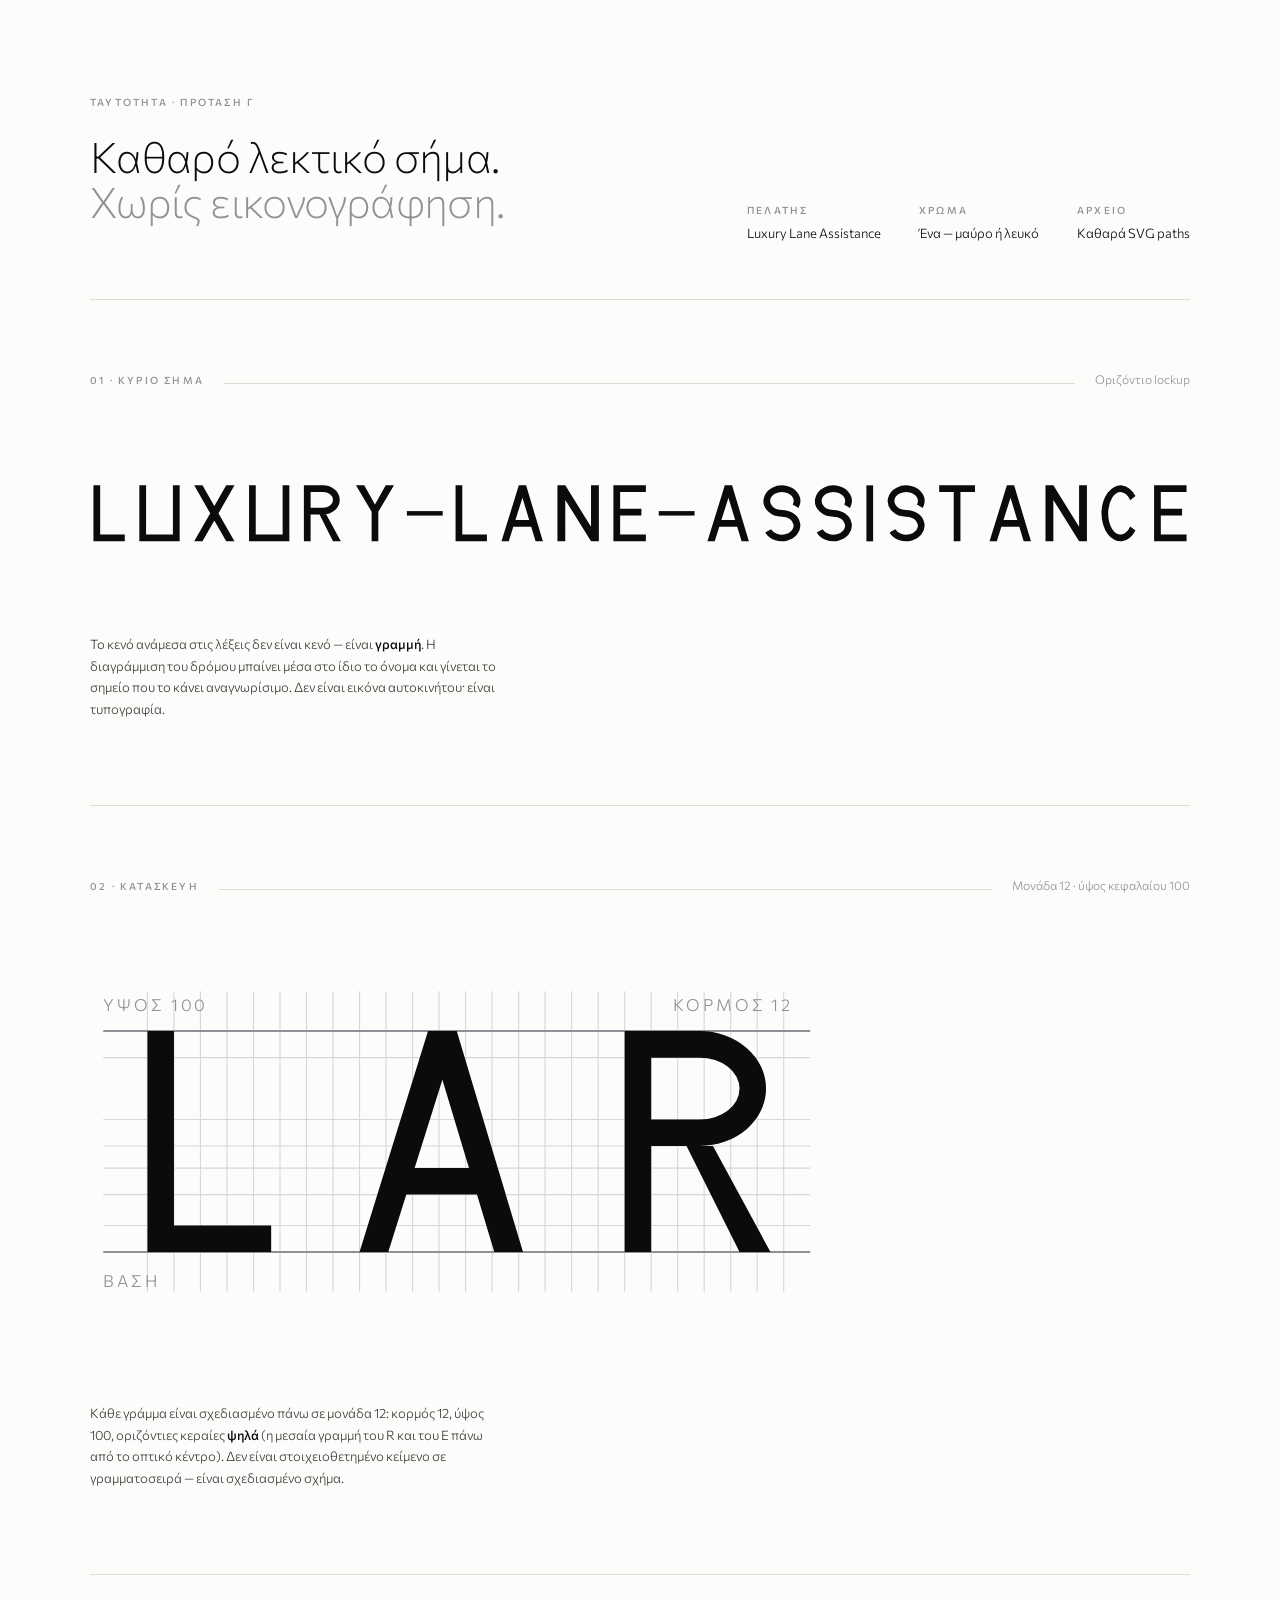
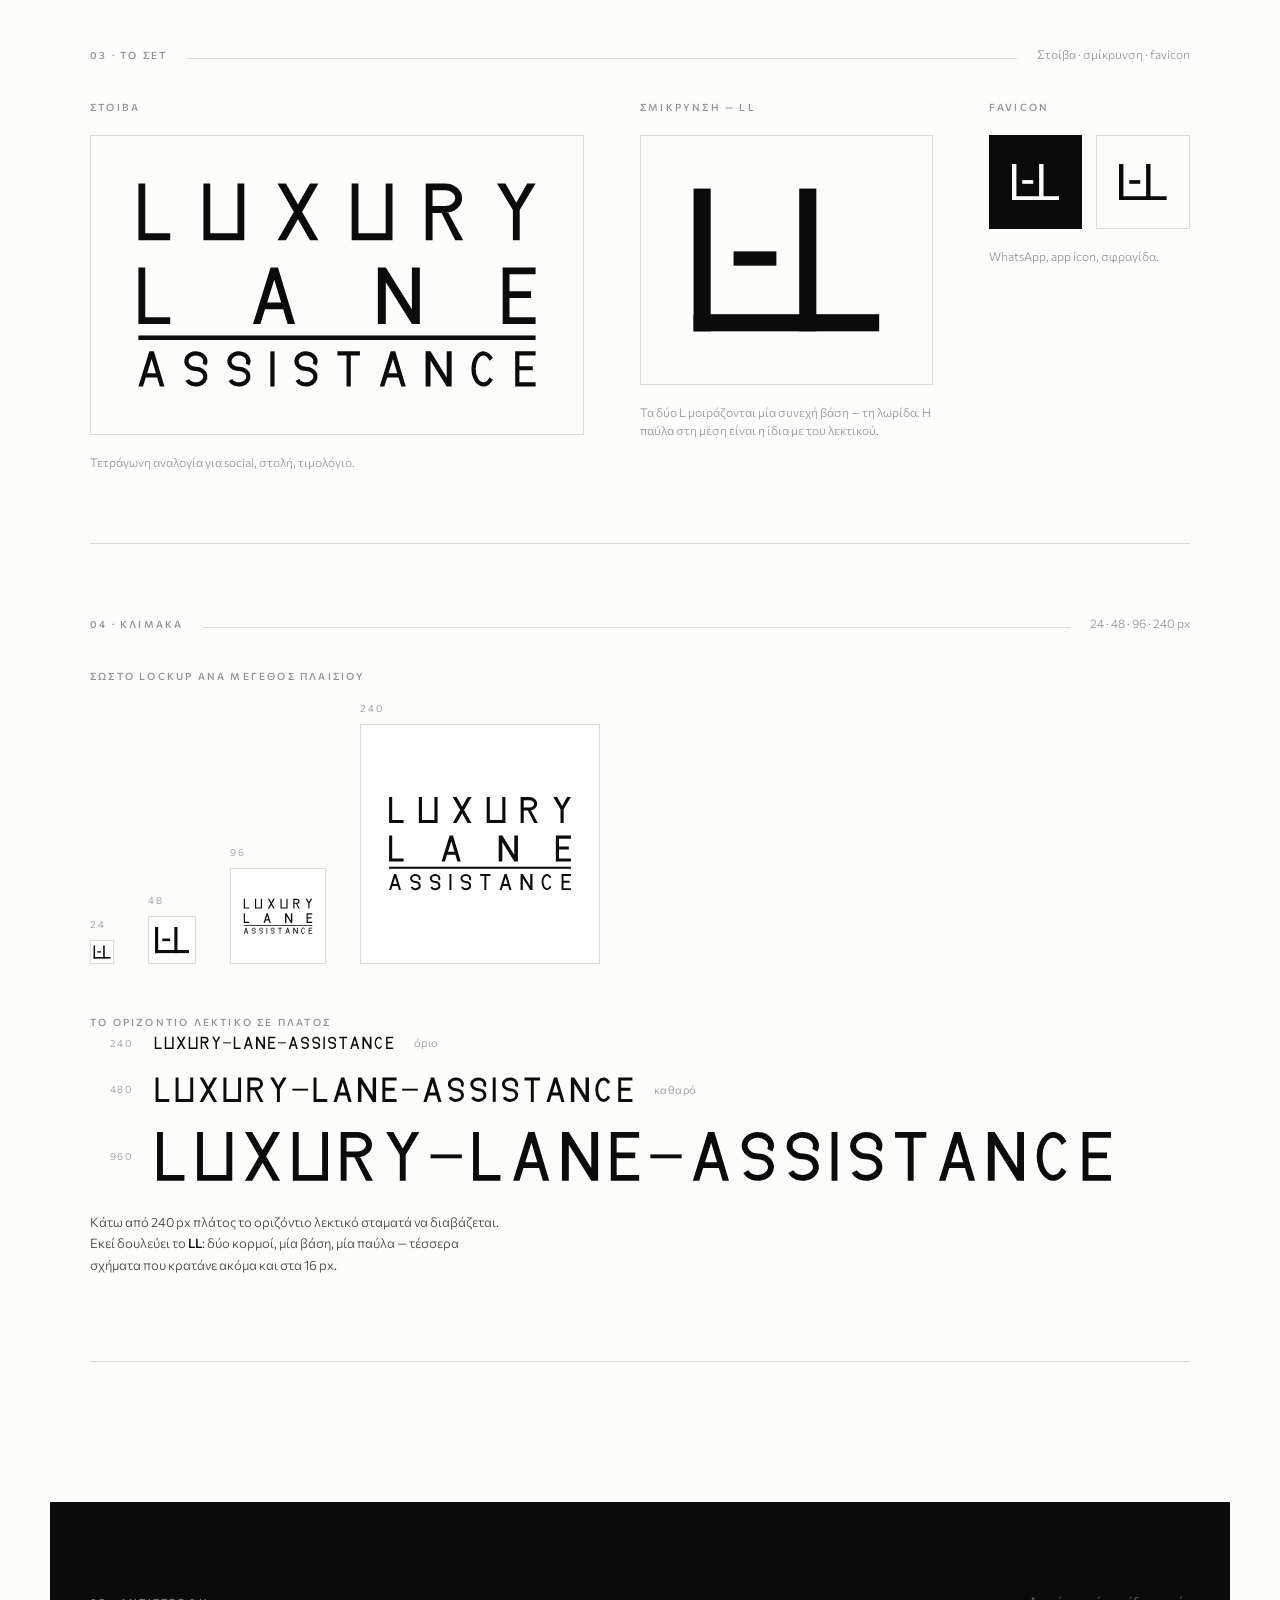
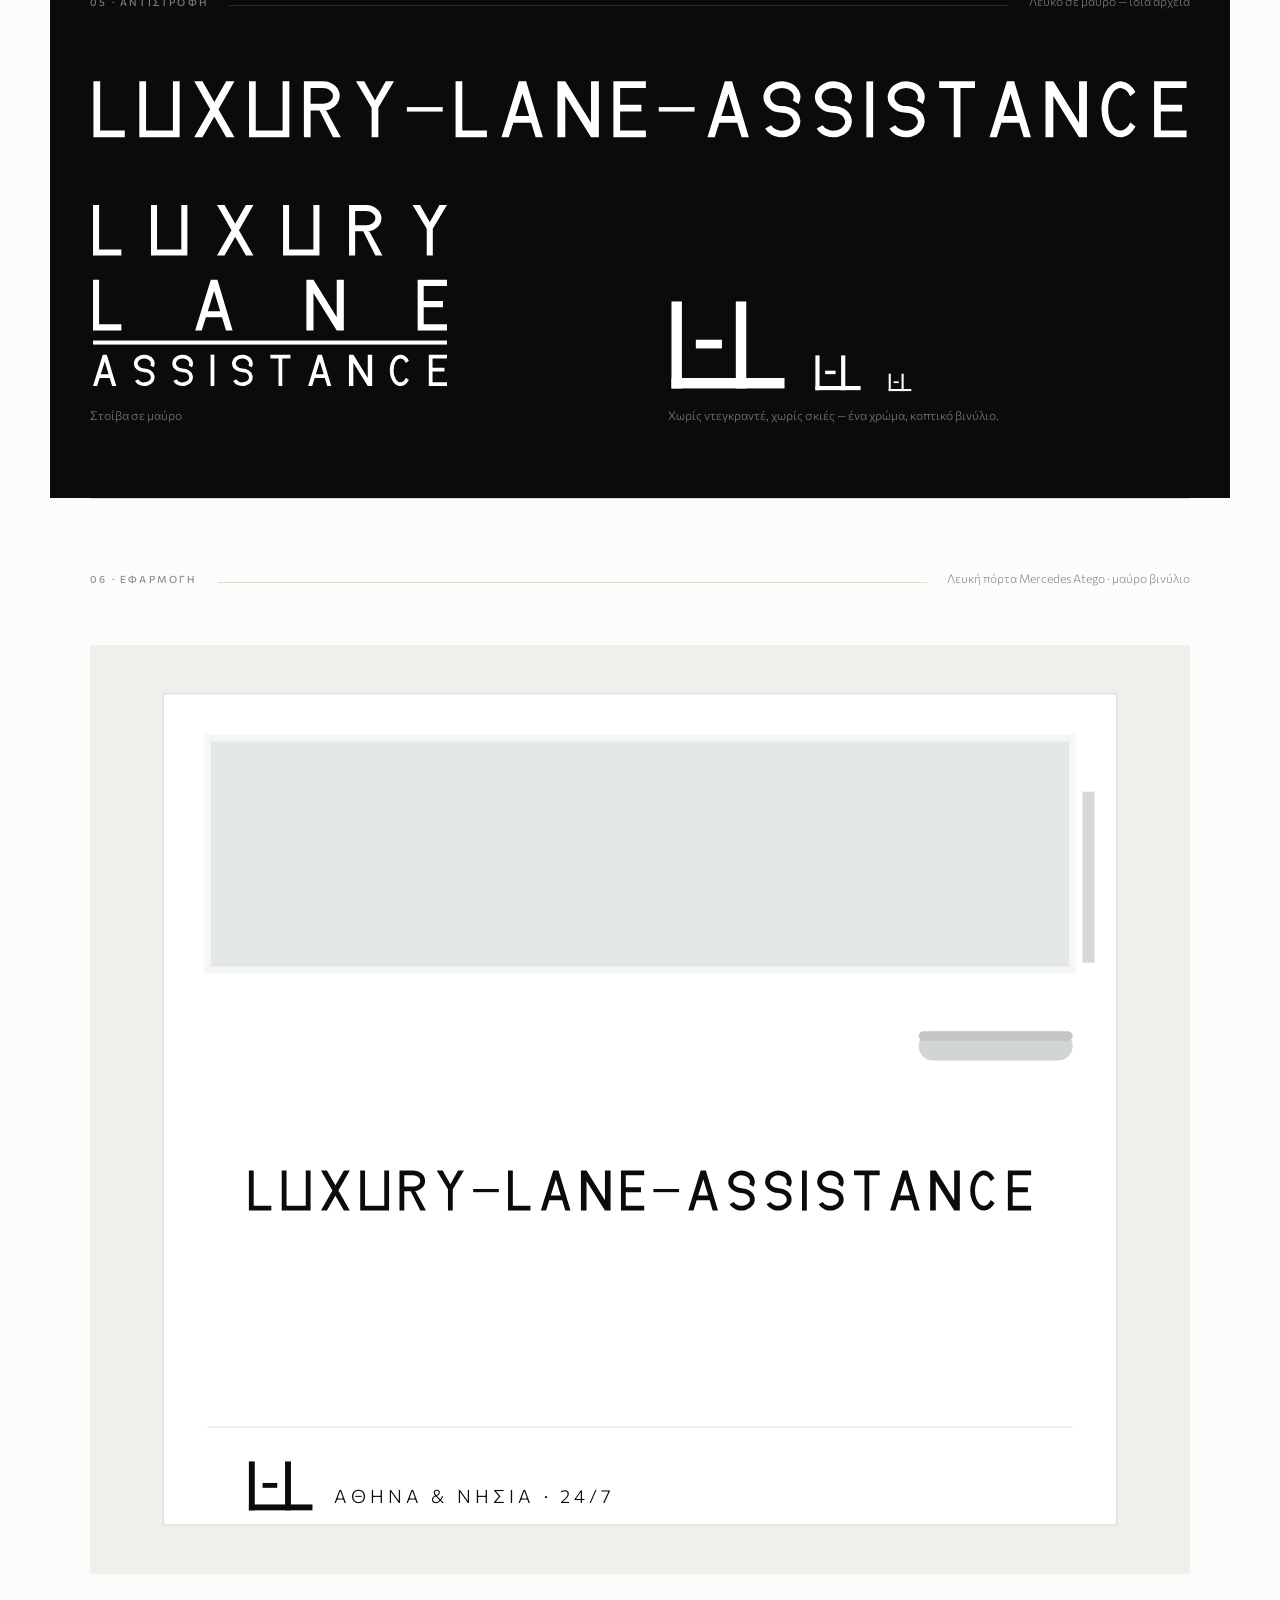
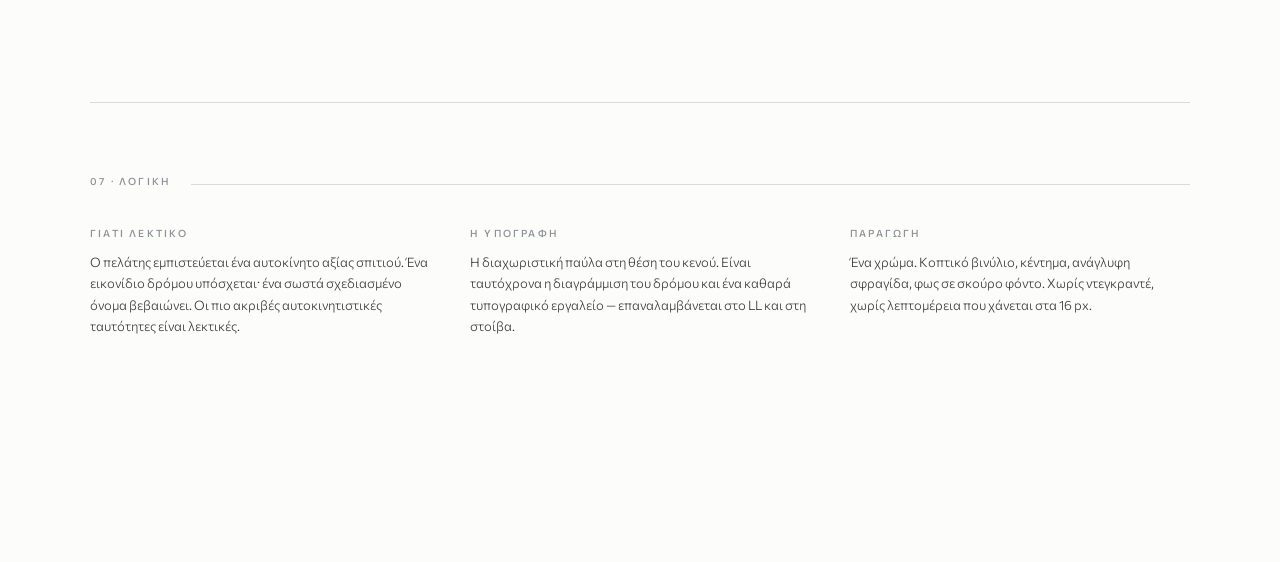
<file: logoC.html>
<!DOCTYPE html>
<html lang="el">
<head>
<meta charset="utf-8">
<meta name="viewport" content="width=device-width, initial-scale=1">
<title>Luxury Lane Assistance — Wordmark</title>
<link rel="preconnect" href="https://fonts.googleapis.com">
<link rel="preconnect" href="https://fonts.gstatic.com" crossorigin>
<link href="https://fonts.googleapis.com/css2?family=Commissioner:wght@200;300;400;500&display=swap" rel="stylesheet">
<style>
:root{
  --ink:#0B0B0B;
  --paper:#FCFCFA;
  --nickel:#8E9296;
  --hair:#DCDCD6;
}
*{box-sizing:border-box}
html,body{margin:0;padding:0}
body{
  background:var(--paper);
  color:var(--ink);
  font-family:"Commissioner",system-ui,sans-serif;
  font-weight:300;
  -webkit-font-smoothing:antialiased;
}
.sheet{max-width:1180px;margin:0 auto;padding:0 40px 140px}

/* ---------- type utilities ---------- */
.lbl{
  font-size:10px;font-weight:500;letter-spacing:.22em;text-transform:uppercase;
  color:var(--nickel);
}
.note{font-size:13px;line-height:1.65;color:#3A3A38;max-width:52ch}
.note b{font-weight:500;color:var(--ink)}

/* ---------- masthead ---------- */
.masthead{padding:96px 0 56px;border-bottom:1px solid var(--hair)}
.masthead h1{
  margin:0 0 18px;font-weight:200;font-size:clamp(26px,3.4vw,42px);
  letter-spacing:-.015em;line-height:1.08;
}
.masthead h1 em{font-style:normal;color:var(--nickel)}
.mast-row{display:flex;flex-wrap:wrap;gap:40px;align-items:flex-end;justify-content:space-between}
.mast-meta{display:flex;gap:38px;flex-wrap:wrap}
.mast-meta div{max-width:20ch}
.mast-meta .lbl{display:block;margin-bottom:7px}
.mast-meta p{margin:0;font-size:13px;line-height:1.55}

/* ---------- panels ---------- */
section{padding:72px 0;border-bottom:1px solid var(--hair)}
.sec-head{display:flex;align-items:baseline;gap:20px;margin-bottom:40px}
.sec-head .lbl{white-space:nowrap}
.sec-head .rule{flex:1;height:1px;background:var(--hair)}
.sec-head .cap{font-size:12px;color:var(--nickel);white-space:nowrap}

.stage{padding:56px 0}
.stage svg{display:block;width:100%;height:auto}

.cols{display:grid;gap:56px}
@media(min-width:820px){ .cols-3{grid-template-columns:1.35fr .8fr .55fr} }
.col > .lbl{display:block;margin-bottom:22px}
.col .cap{font-size:12px;color:var(--nickel);margin-top:18px;display:block;line-height:1.5}

.box{border:1px solid var(--hair);display:flex;align-items:center;justify-content:center;padding:26px}
.box.dark{background:var(--ink);border-color:var(--ink);color:#fff}

/* ---------- scale ladder ---------- */
.ladder{display:flex;gap:34px;align-items:flex-end;flex-wrap:wrap}
.rung{display:flex;flex-direction:column;gap:10px}
.rung .px{font-size:10px;letter-spacing:.18em;color:var(--nickel)}
.chip{border:1px solid var(--hair);display:flex;align-items:center;justify-content:center;background:#fff}
.linescale{display:flex;flex-direction:column;gap:26px;margin-top:8px}
.linescale .row{display:flex;align-items:center;gap:20px}
.linescale .px{font-size:10px;letter-spacing:.18em;color:var(--nickel);width:44px;flex:none;text-align:right}
.linescale .verdict{font-size:11px;color:var(--nickel);letter-spacing:.04em}
.linescale .verdict.no{color:#0B0B0B;border-bottom:1px solid var(--hair)}

/* ---------- invert ---------- */
.invert{background:var(--ink);color:#fff;margin:0 -40px;padding:76px 40px}
.invert .lbl{color:#77787A}
.invert .sec-head .rule{background:#2A2A2A}
.invert .sec-head .cap{color:#77787A}
.invert .inv-grid{display:grid;gap:56px;margin-top:14px}
@media(min-width:820px){ .invert .inv-grid{grid-template-columns:1fr 1fr;align-items:end} }
.invert .cap{color:#77787A;font-size:12px;margin-top:16px;display:block}

/* ---------- notes ---------- */
.notes{display:grid;gap:40px}
@media(min-width:760px){ .notes{grid-template-columns:repeat(3,1fr)} }
.notes .lbl{display:block;margin-bottom:12px}

@media(max-width:620px){
  .sheet{padding:0 22px 90px}
  .invert{margin:0 -22px;padding:60px 22px}
}
</style>
</head>
<body>

<!-- ============ GLYPH + LOCKUP LIBRARY (all geometrically constructed) ============ -->
<svg width="0" height="0" style="position:absolute" aria-hidden="true"><defs>
  <!-- cap height 100 · stem 12 · flat-sided geometric construction -->
  <path id="g_L" fill="currentColor" d="M0 0H12V88H56V100H0Z"/>
  <path id="g_U" fill="currentColor" d="M0 0H12V88H60V0H72V100H0Z"/>
  <path id="g_X" fill="currentColor" d="M0 0H14.8L72 100H57.2ZM57.2 0H72L14.8 100H0Z"/>
  <path id="g_R" fill="currentColor" d="M0 0H34A30 26 0 0 1 34 52H40L66 100H52L28 52H12V100H0ZM12 12V40H34A18 14 0 0 0 34 12Z"/>
  <path id="g_Y" fill="currentColor" d="M0 0H14.8L34 34L53.2 0H68L40 47V100H28V47Z"/>
  <path id="g_N" fill="currentColor" d="M0 0H14L60 74V0H74V100H60L14 26V100H0Z"/>
  <path id="g_E" fill="currentColor" d="M0 0H58V12H12V42H50V54H12V88H58V100H0Z"/>
  <path id="g_I" fill="currentColor" d="M0 0H12V100H0Z"/>
  <path id="g_T" fill="currentColor" d="M0 0H64V12H38V100H26V12H0Z"/>
  <path id="g_A" fill="currentColor" d="M0 100L31 0H44L74 100H61L37.5 22L13 100ZM11.8 62H62.6L66.2 74H8.1Z"/>
  <path id="g_C" fill="currentColor" d="M60.8 19.2A34 50 0 1 0 60.8 80.8L51.3 73.4A22 38 0 1 1 51.3 26.6Z"/>
  <path id="g_S" fill="none" stroke="currentColor" stroke-width="12" d="M57.5 37.3A27 22 0 1 0 33 50A27 22 0 1 1 8.5 81.3"/>

  <!-- ---- PRIMARY: one line, word-spaces replaced by centre-line rules ---- -->
  <g id="lk_primary">
    <use href="#g_L" x="0"/><use href="#g_U" x="82"/><use href="#g_X" x="180"/>
    <use href="#g_U" x="278"/><use href="#g_R" x="376"/><use href="#g_Y" x="469"/>
    <rect x="560" y="46" width="64" height="8" fill="currentColor"/>
    <use href="#g_L" x="647"/><use href="#g_A" x="729"/><use href="#g_N" x="829"/><use href="#g_E" x="929"/>
    <rect x="1010" y="46" width="64" height="8" fill="currentColor"/>
    <use href="#g_A" x="1097"/><use href="#g_S" x="1197"/><use href="#g_S" x="1289"/>
    <use href="#g_I" x="1381"/><use href="#g_S" x="1419"/><use href="#g_T" x="1511"/>
    <use href="#g_A" x="1601"/><use href="#g_N" x="1701"/><use href="#g_C" x="1801"/><use href="#g_E" x="1895"/>
  </g>

  <!-- ---- STACKED: three justified lines, one centre-line rule ---- -->
  <g id="lk_stacked">
    <g>
      <use href="#g_L" x="0"/><use href="#g_U" x="114.6"/><use href="#g_X" x="245.2"/>
      <use href="#g_U" x="375.8"/><use href="#g_R" x="506.4"/><use href="#g_Y" x="632"/>
    </g>
    <g transform="translate(0,148)">
      <use href="#g_L" x="0"/><use href="#g_A" x="202"/><use href="#g_N" x="422"/><use href="#g_E" x="642"/>
    </g>
    <rect x="0" y="268" width="700" height="8" fill="currentColor"/>
    <g transform="translate(0,296) scale(0.62)">
      <use href="#g_A" x="0"/><use href="#g_S" x="130.34"/><use href="#g_S" x="252.68"/>
      <use href="#g_I" x="375.02"/><use href="#g_S" x="443.36"/><use href="#g_T" x="565.7"/>
      <use href="#g_A" x="686.04"/><use href="#g_N" x="816.38"/><use href="#g_C" x="946.72"/>
      <use href="#g_E" x="1071.06"/>
    </g>
  </g>

  <!-- ---- REDUCTION: LL — two stems on one continuous lane, one centre dash ---- -->
  <g id="lk_ll" fill="currentColor">
    <rect x="0" y="0" width="12" height="100"/>
    <rect x="74" y="0" width="12" height="100"/>
    <rect x="0" y="88" width="130" height="12"/>
    <rect x="28" y="44" width="30" height="10"/>
  </g>
</defs></svg>

<div class="sheet">

  <!-- ============ MASTHEAD ============ -->
  <header class="masthead">
    <div class="lbl" style="margin-bottom:26px">Ταυτότητα · Πρόταση Γ</div>
    <div class="mast-row">
      <h1>Καθαρό λεκτικό σήμα.<br><em>Χωρίς εικονογράφηση.</em></h1>
      <div class="mast-meta">
        <div><span class="lbl">Πελάτης</span><p>Luxury Lane Assistance</p></div>
        <div><span class="lbl">Χρώμα</span><p>Ένα — μαύρο ή λευκό</p></div>
        <div><span class="lbl">Αρχείο</span><p>Καθαρά SVG paths</p></div>
      </div>
    </div>
  </header>

  <!-- ============ PRIMARY ============ -->
  <section>
    <div class="sec-head">
      <span class="lbl">01 · Κύριο σήμα</span>
      <span class="rule"></span>
      <span class="cap">Οριζόντιο lockup</span>
    </div>
    <div class="stage">
      <svg viewBox="-6 -6 1965 112" role="img" aria-label="Luxury Lane Assistance">
        <use href="#lk_primary"/>
      </svg>
    </div>
    <p class="note" style="margin-top:34px">
      Το κενό ανάμεσα στις λέξεις δεν είναι κενό — είναι <b>γραμμή</b>. Η διαγράμμιση του δρόμου
      μπαίνει μέσα στο ίδιο το όνομα και γίνεται το σημείο που το κάνει αναγνωρίσιμο.
      Δεν είναι εικόνα αυτοκινήτου· είναι τυπογραφία.
    </p>
  </section>

  <!-- ============ CONSTRUCTION ============ -->
  <section>
    <div class="sec-head">
      <span class="lbl">02 · Κατασκευή</span>
      <span class="rule"></span>
      <span class="cap">Μονάδα 12 · ύψος κεφαλαίου 100</span>
    </div>
    <div class="stage" style="padding-top:24px">
      <svg viewBox="-26 -34 344 168" style="max-width:760px" role="img" aria-label="Construction grid">
        <g stroke="var(--nickel)" stroke-width=".5" opacity=".34">
          <path d="M0 -18V118M12 -18V118M24 -18V118M36 -18V118M48 -18V118M60 -18V118
                   M72 -18V118M84 -18V118M96 -18V118M108 -18V118M120 -18V118M132 -18V118
                   M144 -18V118M156 -18V118M168 -18V118M180 -18V118M192 -18V118M204 -18V118
                   M216 -18V118M228 -18V118M240 -18V118M252 -18V118M264 -18V118M276 -18V118M288 -18V118"/>
          <path d="M-20 12H300M-20 40H300M-20 52H300M-20 62H300M-20 74H300M-20 88H300"/>
        </g>
        <g stroke="var(--nickel)" stroke-width=".9">
          <path d="M-20 0H300M-20 100H300"/>
        </g>
        <g fill="var(--nickel)" font-family="Commissioner, sans-serif" font-size="7.5" letter-spacing="1.3">
          <text x="-20" y="-9">ΥΨΟΣ 100</text>
          <text x="-20" y="116">ΒΑΣΗ</text>
          <text x="238" y="-9">ΚΟΡΜΟΣ 12</text>
        </g>
        <g style="color:var(--ink)">
          <use href="#g_L" x="0"/>
          <use href="#g_A" x="96"/>
          <use href="#g_R" x="216"/>
        </g>
      </svg>
    </div>
    <p class="note" style="margin-top:20px">
      Κάθε γράμμα είναι σχεδιασμένο πάνω σε μονάδα 12: κορμός 12, ύψος 100, οριζόντιες
      κεραίες <b>ψηλά</b> (η μεσαία γραμμή του R και του E πάνω από το οπτικό κέντρο).
      Δεν είναι στοιχειοθετημένο κείμενο σε γραμματοσειρά — είναι σχεδιασμένο σχήμα.
    </p>
  </section>

  <!-- ============ LOCKUPS ============ -->
  <section>
    <div class="sec-head">
      <span class="lbl">03 · Το σετ</span>
      <span class="rule"></span>
      <span class="cap">Στοίβα · σμίκρυνση · favicon</span>
    </div>
    <div class="cols cols-3">
      <div class="col">
        <span class="lbl">Στοίβα</span>
        <div class="box" style="padding:44px">
          <svg viewBox="-6 -6 712 370" style="width:100%;height:auto" role="img" aria-label="Stacked lockup">
            <use href="#lk_stacked"/>
          </svg>
        </div>
        <span class="cap">Τετράγωνη αναλογία για social, στολή, τιμολόγιο.</span>
      </div>
      <div class="col">
        <span class="lbl">Σμίκρυνση — LL</span>
        <div class="box" style="padding:44px">
          <svg viewBox="-6 -6 142 112" style="width:100%;height:auto" role="img" aria-label="LL mark">
            <use href="#lk_ll"/>
          </svg>
        </div>
        <span class="cap">Τα δύο L μοιράζονται μία συνεχή βάση — τη λωρίδα. Η παύλα στη μέση είναι η ίδια με του λεκτικού.</span>
      </div>
      <div class="col">
        <span class="lbl">Favicon</span>
        <div style="display:flex;gap:14px">
          <div class="box dark" style="flex:1;aspect-ratio:1/1;padding:22px">
            <svg viewBox="0 0 130 100" style="width:100%;height:auto"><use href="#lk_ll"/></svg>
          </div>
          <div class="box" style="flex:1;aspect-ratio:1/1;padding:22px">
            <svg viewBox="0 0 130 100" style="width:100%;height:auto"><use href="#lk_ll"/></svg>
          </div>
        </div>
        <span class="cap">WhatsApp, app icon, σφραγίδα.</span>
      </div>
    </div>
  </section>

  <!-- ============ SCALE ============ -->
  <section>
    <div class="sec-head">
      <span class="lbl">04 · Κλίμακα</span>
      <span class="rule"></span>
      <span class="cap">24 · 48 · 96 · 240 px</span>
    </div>

    <span class="lbl" style="display:block;margin-bottom:20px">Σωστό lockup ανά μέγεθος πλαισίου</span>
    <div class="ladder">
      <div class="rung"><span class="px">24</span>
        <div class="chip" style="width:24px;height:24px;padding:2px">
          <svg viewBox="-4 -4 138 108" style="width:100%"><use href="#lk_ll"/></svg></div></div>
      <div class="rung"><span class="px">48</span>
        <div class="chip" style="width:48px;height:48px;padding:5px">
          <svg viewBox="-4 -4 138 108" style="width:100%"><use href="#lk_ll"/></svg></div></div>
      <div class="rung"><span class="px">96</span>
        <div class="chip" style="width:96px;height:96px;padding:12px">
          <svg viewBox="-8 -8 716 374" style="width:100%"><use href="#lk_stacked"/></svg></div></div>
      <div class="rung"><span class="px">240</span>
        <div class="chip" style="width:240px;height:240px;padding:26px">
          <svg viewBox="-8 -8 716 374" style="width:100%"><use href="#lk_stacked"/></svg></div></div>
    </div>

    <span class="lbl" style="display:block;margin:52px 0 8px">Το οριζόντιο λεκτικό σε πλάτος</span>
    <div class="linescale">
      <div class="row"><span class="px">240</span>
        <svg viewBox="-6 -6 1965 112" style="width:240px;height:auto"><use href="#lk_primary"/></svg>
        <span class="verdict">όριο</span></div>
      <div class="row"><span class="px">480</span>
        <svg viewBox="-6 -6 1965 112" style="width:480px;height:auto"><use href="#lk_primary"/></svg>
        <span class="verdict">καθαρό</span></div>
      <div class="row"><span class="px">960</span>
        <svg viewBox="-6 -6 1965 112" style="width:min(960px,100%);height:auto"><use href="#lk_primary"/></svg></div>
    </div>
    <p class="note" style="margin-top:28px">
      Κάτω από 240 px πλάτος το οριζόντιο λεκτικό σταματά να διαβάζεται. Εκεί δουλεύει το <b>LL</b>:
      δύο κορμοί, μία βάση, μία παύλα — τέσσερα σχήματα που κρατάνε ακόμα και στα 16 px.
    </p>
  </section>

</div>

<!-- ============ INVERSION ============ -->
<div class="sheet" style="padding-bottom:0">
  <div class="invert">
    <div class="sec-head">
      <span class="lbl">05 · Αντιστροφή</span>
      <span class="rule"></span>
      <span class="cap">Λευκό σε μαύρο — ίδια αρχεία</span>
    </div>
    <div style="padding:30px 0 10px">
      <svg viewBox="-6 -6 1965 112" style="width:100%;height:auto;color:#fff"><use href="#lk_primary"/></svg>
    </div>
    <div class="inv-grid">
      <div>
        <svg viewBox="-6 -6 712 370" style="width:min(360px,100%);height:auto;color:#fff;margin-top:34px"><use href="#lk_stacked"/></svg>
        <span class="cap">Στοίβα σε μαύρο</span>
      </div>
      <div>
        <div style="display:flex;gap:26px;align-items:flex-end;margin-top:34px">
          <svg viewBox="-4 -4 138 108" style="width:120px;height:auto;color:#fff"><use href="#lk_ll"/></svg>
          <svg viewBox="-4 -4 138 108" style="width:48px;height:auto;color:#fff"><use href="#lk_ll"/></svg>
          <svg viewBox="-4 -4 138 108" style="width:24px;height:auto;color:#fff"><use href="#lk_ll"/></svg>
        </div>
        <span class="cap">Χωρίς ντεγκραντέ, χωρίς σκιές — ένα χρώμα, κοπτικό βινύλιο.</span>
      </div>
    </div>
  </div>
</div>

<div class="sheet" style="padding-top:0">

  <!-- ============ APPLICATION ============ -->
  <section style="border-top:1px solid var(--hair)">
    <div class="sec-head">
      <span class="lbl">06 · Εφαρμογή</span>
      <span class="rule"></span>
      <span class="cap">Λευκή πόρτα Mercedes Atego · μαύρο βινύλιο</span>
    </div>
    <div class="stage" style="padding-top:20px">
      <svg viewBox="0 0 900 760" style="width:100%;height:auto" role="img" aria-label="Truck door application">
        <rect width="900" height="760" fill="#EFEFEC"/>
        <!-- door -->
        <rect x="60" y="40" width="780" height="680" fill="#FFFFFF" stroke="#DDDDD8"/>
        <!-- window -->
        <rect x="96" y="76" width="708" height="190" fill="#E4E7E8" stroke="#CFD3D4"/>
        <rect x="96" y="76" width="708" height="190" fill="none" stroke="#F5F6F6" stroke-width="6"/>
        <!-- mirror arm hint -->
        <rect x="812" y="120" width="10" height="140" fill="#D6D8D8"/>
        <!-- handle -->
        <rect x="678" y="316" width="126" height="24" rx="12" fill="#D2D5D5"/>
        <rect x="678" y="316" width="126" height="8" rx="4" fill="#C2C6C6"/>
        <!-- lower seam -->
        <path d="M96 640H804" stroke="#E7E7E3"/>
        <!-- applied wordmark: 640 wide -->
        <g transform="translate(130,430) scale(0.3277)" style="color:#0B0B0B">
          <use href="#lk_primary"/>
        </g>
        <!-- LL stamp near seam -->
        <g transform="translate(130,668) scale(0.4)" style="color:#0B0B0B">
          <use href="#lk_ll"/>
        </g>
        <g fill="#0B0B0B" font-family="Commissioner, sans-serif" font-size="15" font-weight="300" letter-spacing="3.4">
          <text x="200" y="702">ΑΘΗΝΑ &amp; ΝΗΣΙΑ · 24/7</text>
        </g>
      </svg>
    </div>
  </section>

  <!-- ============ NOTES ============ -->
  <section style="border-bottom:none">
    <div class="sec-head">
      <span class="lbl">07 · Λογική</span>
      <span class="rule"></span>
    </div>
    <div class="notes">
      <div>
        <span class="lbl">Γιατί λεκτικό</span>
        <p class="note">Ο πελάτης εμπιστεύεται ένα αυτοκίνητο αξίας σπιτιού. Ένα εικονίδιο δρόμου
        υπόσχεται· ένα σωστά σχεδιασμένο όνομα βεβαιώνει. Οι πιο ακριβές αυτοκινητιστικές
        ταυτότητες είναι λεκτικές.</p>
      </div>
      <div>
        <span class="lbl">Η υπογραφή</span>
        <p class="note">Η διαχωριστική παύλα στη θέση του κενού. Είναι ταυτόχρονα η διαγράμμιση
        του δρόμου και ένα καθαρά τυπογραφικό εργαλείο — επαναλαμβάνεται στο LL και στη στοίβα.</p>
      </div>
      <div>
        <span class="lbl">Παραγωγή</span>
        <p class="note">Ένα χρώμα. Κοπτικό βινύλιο, κέντημα, ανάγλυφη σφραγίδα, φως σε σκούρο
        φόντο. Χωρίς ντεγκραντέ, χωρίς λεπτομέρεια που χάνεται στα 16 px.</p>
      </div>
    </div>
  </section>

</div>
</body>
</html>
</file>
<file: assets/area.css>
/* Κοινό στυλ για τις σελίδες περιοχής (/odiki-voitheia-...). Ίδια tokens με το index.html. */
@font-face{font-family:'Roboto Condensed';font-weight:400 900;font-display:swap;src:url(fonts/roboto-condensed-var-greek.woff2) format('woff2');unicode-range:U+0370-0377,U+037A-037F,U+0384-038A,U+038C,U+038E-03A1,U+03A3-03FF}
@font-face{font-family:'Roboto Condensed';font-weight:400 900;font-display:swap;src:url(fonts/roboto-condensed-var-latin.woff2) format('woff2');unicode-range:U+0000-00FF,U+2000-206F,U+20AC,U+2122}
@font-face{font-family:'Inter';font-weight:400 700;font-display:swap;src:url(fonts/inter-var-greek.woff2) format('woff2');unicode-range:U+0370-0377,U+037A-037F,U+0384-038A,U+038C,U+038E-03A1,U+03A3-03FF}
@font-face{font-family:'Inter';font-weight:400 700;font-display:swap;src:url(fonts/inter-var-latin.woff2) format('woff2');unicode-range:U+0000-00FF,U+2000-206F,U+20AC,U+2122}
@font-face{font-family:'IBM Plex Mono';font-weight:500;font-display:swap;src:url(fonts/ibm-plex-mono-500-latin.woff2) format('woff2')}

:root{
  --asphalt:#0B0C0D;--concrete:#15171A;--white:#FFFFFF;--grey:#9C978F;--body-ink:#BEB9B2;
  --hazard:#C9922F;--hazard-ink:#120C02;--hair:rgba(255,255,255,.10);
  --sign:'Roboto Condensed',Impact,sans-serif;--data:'IBM Plex Mono','Roboto Condensed',monospace;--body:'Inter',system-ui,sans-serif;
  --pad:clamp(18px,4vw,64px);
}
*{margin:0;padding:0;box-sizing:border-box}
html{scroll-behavior:smooth;overflow-x:clip}
body{background:var(--asphalt);color:var(--white);font-family:var(--body);line-height:1.6;-webkit-font-smoothing:antialiased}
a{color:inherit;text-decoration:none}
img{display:block;max-width:100%}
:focus-visible{outline:2px solid var(--hazard);outline-offset:2px}
.wrap{max-width:1240px;margin:0 auto;padding-left:var(--pad);padding-right:var(--pad)}
.data{font-family:var(--data);font-weight:500;font-size:.8rem;letter-spacing:.14em;text-transform:uppercase;color:var(--grey)}

.btn{display:inline-flex;align-items:center;justify-content:center;min-height:50px;padding:.8rem 1.5rem;border:1px solid transparent;
  font-family:var(--sign);font-weight:700;font-size:1rem;letter-spacing:.05em;text-transform:uppercase;transition:.18s}
.btn.hz{background:var(--hazard);color:var(--hazard-ink)}
.btn.hz:hover{background:#D6A345}
.btn.out{border-color:rgba(255,255,255,.4)}
.btn.out:hover{border-color:var(--white);background:rgba(255,255,255,.08)}
.acts{display:flex;flex-wrap:wrap;gap:.75rem}

.top{position:absolute;inset:0 0 auto 0;z-index:5}
.top .wrap{display:flex;align-items:center;justify-content:space-between;gap:1rem;padding-top:14px;padding-bottom:14px}
.top img{height:clamp(56px,7vh,76px);width:auto}
.top .tel{font-family:var(--data);font-weight:500;font-size:.92rem;letter-spacing:.05em;padding:.55rem .8rem;border:1px solid rgba(255,255,255,.28);background:rgba(11,12,13,.5)}
.top .tel:hover{border-color:var(--hazard)}

.lead{position:relative;min-height:min(86vh,720px);display:flex;align-items:flex-end;overflow:hidden;border-bottom:1px solid var(--hair)}
.lead>img{position:absolute;inset:0;width:100%;height:100%;object-fit:cover;object-position:62% 50%}
.lead::after{content:"";position:absolute;inset:0;background:linear-gradient(90deg,rgba(11,12,13,.94) 0%,rgba(11,12,13,.74) 48%,rgba(11,12,13,.18) 100%),linear-gradient(0deg,rgba(11,12,13,.9),rgba(11,12,13,0) 45%)}
.lead .wrap{position:relative;z-index:2;width:100%;padding-top:130px;padding-bottom:clamp(36px,7vh,76px)}
.lead .data{color:var(--hazard)}
h1{font-family:var(--sign);font-weight:800;text-transform:uppercase;font-size:clamp(2.7rem,7.4vw,5.6rem);line-height:.94;margin-top:.9rem;max-width:12ch}
h1 em{font-style:normal;color:var(--hazard)}
.lead p{max-width:50ch;font-size:clamp(1.02rem,1.5vw,1.16rem);color:#DDD8D0;margin-top:1.2rem}
.lead .acts{margin-top:1.7rem}
.proof{display:flex;flex-wrap:wrap;gap:.5rem 1.4rem;margin-top:1.6rem}
.proof a:hover{color:var(--white)}

.sec{padding-top:clamp(52px,8vh,96px);padding-bottom:clamp(52px,8vh,96px)}
.sec+.sec{padding-top:0}
h2{font-family:var(--sign);font-weight:800;text-transform:uppercase;font-size:clamp(1.9rem,4.2vw,3.2rem);line-height:.98;max-width:20ch}
h2 em{font-style:normal;color:var(--hazard)}
.sub{color:var(--body-ink);max-width:58ch;margin-top:.9rem}

.cards{display:grid;grid-template-columns:repeat(3,1fr);border:1px solid var(--hair);background:var(--concrete);margin-top:2rem}
.cards article{padding:clamp(22px,2.6vw,36px)}
.cards article+article{border-left:1px solid var(--hair)}
h3{font-family:var(--sign);font-weight:700;font-size:1.3rem;line-height:1.15;letter-spacing:.01em}
.cards p{color:var(--body-ink);margin-top:.7rem}

.ask{display:grid;grid-template-columns:repeat(4,1fr);gap:1.5rem;margin-top:2rem;counter-reset:n}
.ask li{list-style:none;border-top:1px solid var(--hazard);padding-top:.9rem;counter-increment:n}
.ask li::before{content:"0" counter(n);font-family:var(--data);font-weight:500;font-size:.72rem;letter-spacing:.14em;color:var(--hazard)}
.ask h3{margin-top:.5rem}
.ask p{color:var(--body-ink);font-size:.95rem;margin-top:.4rem}
.after{margin-top:1.8rem;max-width:62ch;color:#DDD8D0}

.where{display:grid;grid-template-columns:1fr 1.25fr;gap:clamp(24px,4vw,56px);align-items:start}
.chips{display:flex;flex-wrap:wrap;gap:.5rem;margin-top:1.4rem}
.chips li{list-style:none;font-size:.9rem;color:#D9D4CC;border:1px solid var(--hair);padding:.4rem .7rem}
.chips a{color:var(--hazard)}
.addr{margin-top:1.4rem;color:#DDD8D0}
.map{aspect-ratio:4/3;border:1px solid var(--hair);background:var(--concrete)}
.map iframe{display:block;width:100%;height:100%;border:0;filter:grayscale(.35) contrast(1.05)}

.faq{margin-top:1.6rem;border-top:1px solid var(--hair);max-width:820px}
.faq details{border-bottom:1px solid var(--hair)}
.faq summary{cursor:pointer;padding:1.05rem 2rem 1.05rem 0;font-weight:600;list-style:none;position:relative}
.faq summary::-webkit-details-marker{display:none}
.faq summary::after{content:"+";position:absolute;right:.2rem;top:.85rem;font-family:var(--data);font-size:1.2rem;color:var(--hazard)}
.faq details[open] summary::after{content:"−"}
.faq p{color:var(--body-ink);padding-bottom:1.15rem;max-width:62ch}

.end{background:var(--concrete);border-top:1px solid var(--hair);padding-top:clamp(48px,8vh,88px);padding-bottom:clamp(48px,8vh,88px)}
.end .wrap{display:flex;flex-wrap:wrap;align-items:center;justify-content:space-between;gap:1.6rem 3rem}
.end p{color:var(--body-ink);margin-top:.7rem;max-width:44ch}

footer{padding:1.8rem 0;border-top:1px solid var(--hair)}
footer .wrap{display:flex;flex-wrap:wrap;gap:.8rem 1.6rem;justify-content:space-between;align-items:center}
footer nav{display:flex;flex-wrap:wrap;gap:.5rem 1.3rem}
footer a:hover{color:var(--hazard)}

.plain{padding-top:130px;border-bottom:1px solid var(--hair);padding-bottom:clamp(36px,6vh,64px)}
.plain h1{font-size:clamp(2.3rem,5.4vw,4rem);max-width:none}
.plain p{color:#DDD8D0;margin-top:1rem;max-width:50ch}
.plain .acts{margin-top:1.5rem}
.h3{font-size:1.3rem;line-height:1.15;letter-spacing:.01em;font-weight:700;max-width:none}
.lnk{color:var(--hazard);overflow-wrap:anywhere}
.lnk:hover{text-decoration:underline}
.prose>*{max-width:68ch}
.prose h2{font-size:clamp(1.3rem,2.4vw,1.7rem);max-width:none;margin-top:2.2rem}
.prose h2:first-child{margin-top:0}
.prose p,.prose ul{color:var(--body-ink);margin-top:.8rem}
.prose ul{padding-left:1.2rem}
.prose li+li{margin-top:.35rem}
.prose strong{color:var(--white);font-weight:600}

.callbar{display:none}
@media(max-width:860px){
  .lead{min-height:0}
  .lead>img{object-position:70% 50%}
  .lead::after{background:linear-gradient(0deg,rgba(11,12,13,.97) 35%,rgba(11,12,13,.62) 75%,rgba(11,12,13,.4) 100%)}
  .lead .wrap{padding-top:170px}
  .cards{grid-template-columns:1fr}
  .cards article+article{border-left:0;border-top:1px solid var(--hair)}
  .ask{grid-template-columns:1fr 1fr}
  .where{grid-template-columns:1fr}
  .top .tel{display:none}
}
@media(max-width:620px){
  body{padding-bottom:68px}
  .lead .acts{display:none}
  .end .btn{width:100%}
  .callbar{display:grid;grid-template-columns:1fr auto;position:fixed;inset:auto 0 0 0;z-index:20;background:var(--asphalt);border-top:1px solid var(--hair);padding:8px 8px calc(8px + env(safe-area-inset-bottom));gap:8px}
  .callbar .btn{min-height:50px}
}
@media(max-width:400px){
  .ask{grid-template-columns:1fr}
}
</file>
